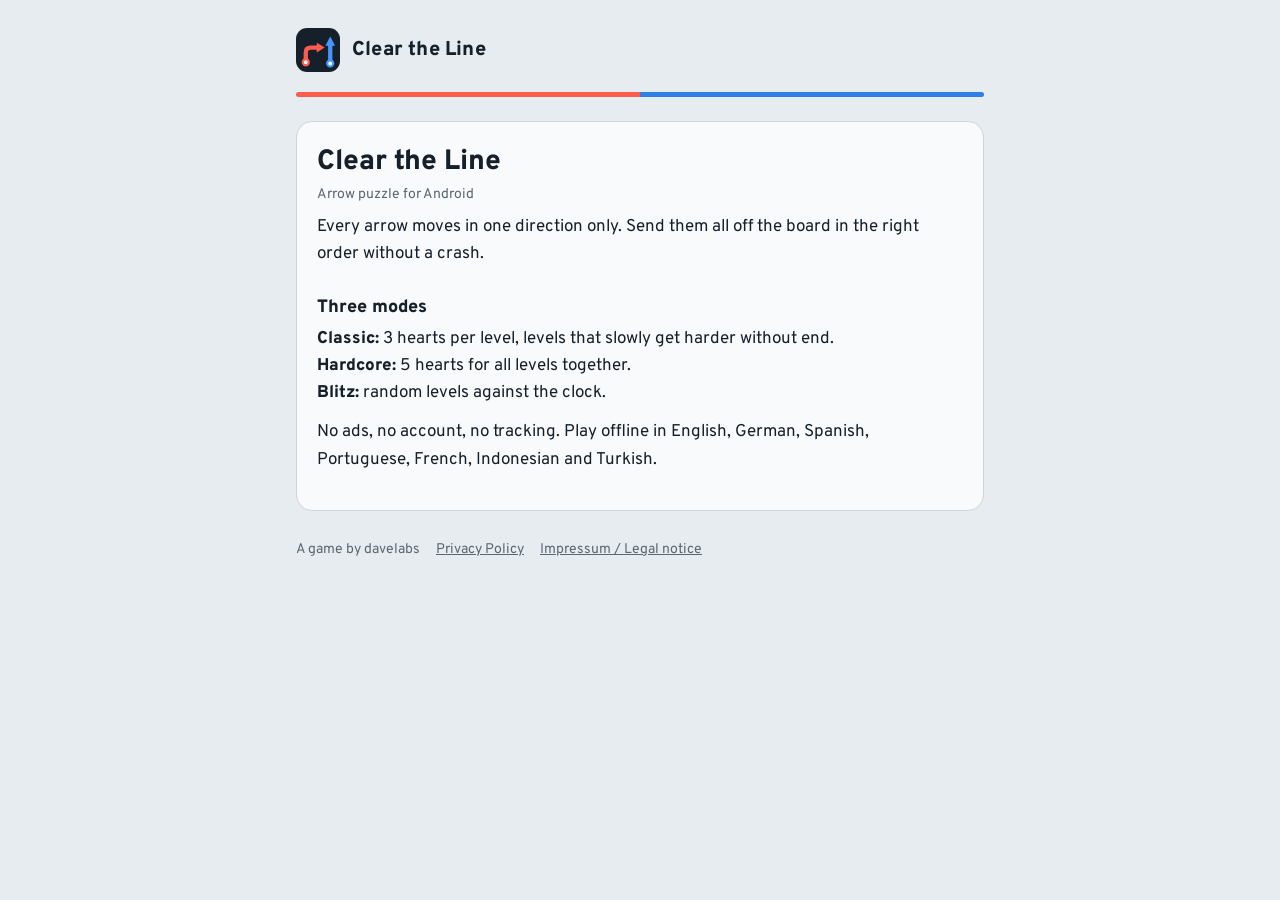
<file: docs/index.html>
<!doctype html>
<html lang="en">
<head>
<meta charset="utf-8">
<meta name="viewport" content="width=device-width,initial-scale=1">
<title>Clear the Line: Arrow Puzzle</title>
<meta name="description" content="Clear the Line: a calm arrow puzzle for Android in a metro-map style, by davelabs.">
<link rel="icon" href="icon.svg" type="image/svg+xml">
<link rel="stylesheet" href="style.css">
</head>
<body>
<!-- Startseite (für das Feld „Website“ in der Play Console). Sobald die App veröffentlicht ist, hier den Play-Link ergänzen. -->
<div class="wrap">
  <header><a href="./"><img class="logo" src="icon.svg" alt=""><span class="brand">Clear the Line</span></a></header>
  <div class="track" aria-hidden="true"></div>
  <section class="card">
    <h1>Clear the Line</h1>
    <p class="date">Arrow puzzle for Android</p>
    <p>Every arrow moves in one direction only. Send them all off the board in the right order without a crash.</p>
    <h2>Three modes</h2>
    <p><strong>Classic:</strong> 3 hearts per level, levels that slowly get harder without end.<br>
       <strong>Hardcore:</strong> 5 hearts for all levels together.<br>
       <strong>Blitz:</strong> random levels against the clock.</p>
    <p>No ads, no account, no tracking. Play offline in English, German, Spanish, Portuguese, French, Indonesian and Turkish.</p>
  </section>
  <footer><span>A game by davelabs</span><a href="privacy.html">Privacy Policy</a><a href="impressum.html">Impressum / Legal notice</a></footer>
</div>
</body>
</html>
</file>
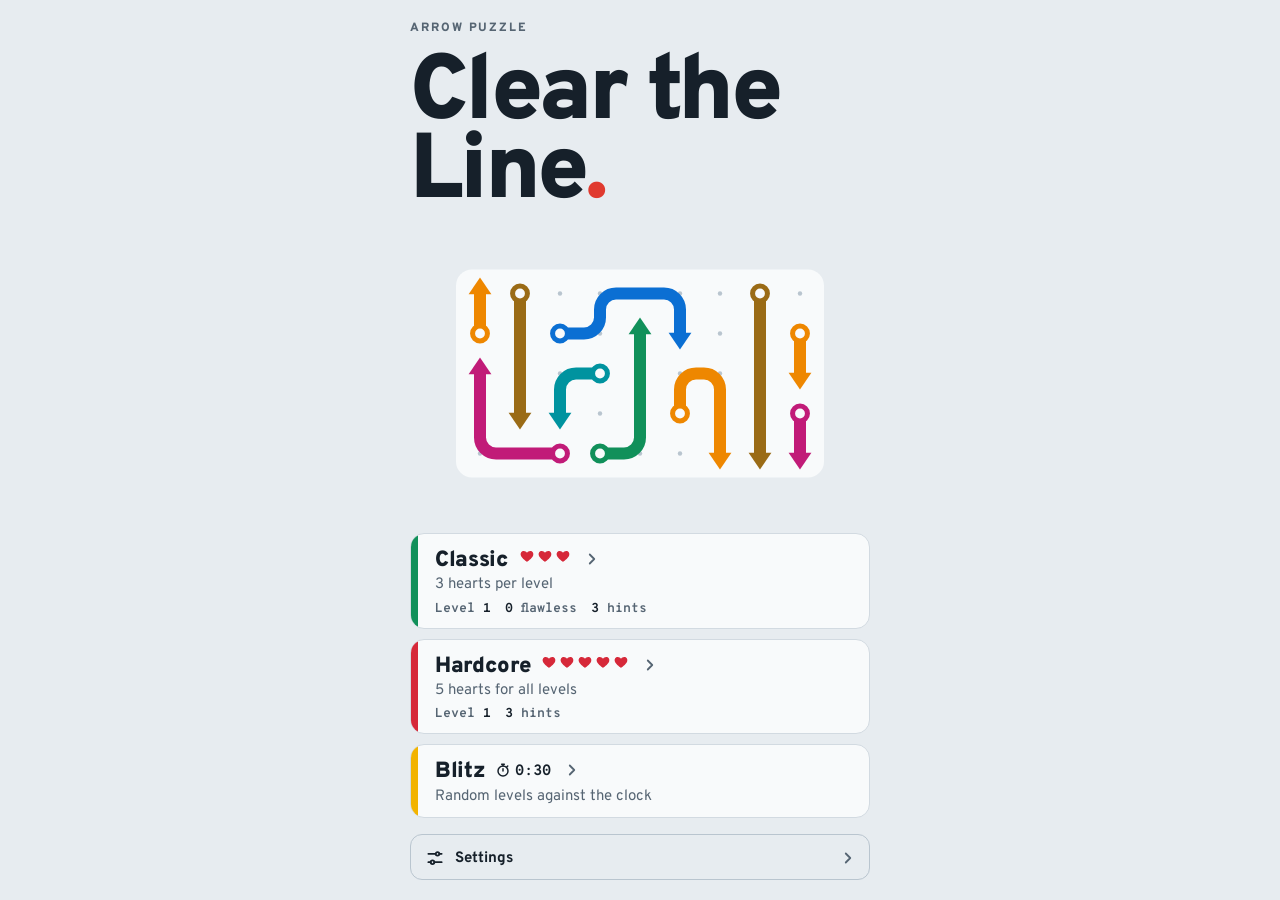
<file: app/src/main/assets/index.html>
<!doctype html>
<html lang="en">
<head>
<meta charset="utf-8">
<meta name="viewport" content="width=device-width, initial-scale=1, maximum-scale=1, user-scalable=no, viewport-fit=cover">
<style>:root{color-scheme:light}[hidden]{display:none!important}</style>
</head>
<body>
<title>Clear the Line</title>
<meta name="claude:viewport-fit-sides" content="cover">
<style>
@font-face{font-family:"Overpass";font-style:normal;font-weight:400;font-display:swap;src:url([data-uri]) format("woff2");unicode-range:U+0000-00FF,U+0131,U+0152-0153,U+02BB-02BC,U+02C6,U+02DA,U+02DC,U+0304,U+0308,U+0329,U+2000-206F,U+20AC,U+2122,U+2191,U+2193,U+2212,U+2215,U+FEFF,U+FFFD}
@font-face{font-family:"Overpass";font-style:normal;font-weight:400;font-display:swap;src:url([data-uri]) format("woff2");unicode-range:U+0100-02BA,U+02BD-02C5,U+02C7-02CC,U+02CE-02D7,U+02DD-02FF,U+0304,U+0308,U+0329,U+1D00-1DBF,U+1E00-1E9F,U+1EF2-1EFF,U+2020,U+20A0-20AB,U+20AD-20C0,U+2113,U+2C60-2C7F,U+A720-A7FF}
@font-face{font-family:"Overpass";font-style:normal;font-weight:700;font-display:swap;src:url([data-uri]) format("woff2");unicode-range:U+0000-00FF,U+0131,U+0152-0153,U+02BB-02BC,U+02C6,U+02DA,U+02DC,U+0304,U+0308,U+0329,U+2000-206F,U+20AC,U+2122,U+2191,U+2193,U+2212,U+2215,U+FEFF,U+FFFD}
@font-face{font-family:"Overpass";font-style:normal;font-weight:700;font-display:swap;src:url([data-uri]) format("woff2");unicode-range:U+0100-02BA,U+02BD-02C5,U+02C7-02CC,U+02CE-02D7,U+02DD-02FF,U+0304,U+0308,U+0329,U+1D00-1DBF,U+1E00-1E9F,U+1EF2-1EFF,U+2020,U+20A0-20AB,U+20AD-20C0,U+2113,U+2C60-2C7F,U+A720-A7FF}
@font-face{font-family:"Overpass";font-style:normal;font-weight:800;font-display:swap;src:url([data-uri]) format("woff2");unicode-range:U+0000-00FF,U+0131,U+0152-0153,U+02BB-02BC,U+02C6,U+02DA,U+02DC,U+0304,U+0308,U+0329,U+2000-206F,U+20AC,U+2122,U+2191,U+2193,U+2212,U+2215,U+FEFF,U+FFFD}
@font-face{font-family:"Overpass";font-style:normal;font-weight:800;font-display:swap;src:url([data-uri]) format("woff2");unicode-range:U+0100-02BA,U+02BD-02C5,U+02C7-02CC,U+02CE-02D7,U+02DD-02FF,U+0304,U+0308,U+0329,U+1D00-1DBF,U+1E00-1E9F,U+1EF2-1EFF,U+2020,U+20A0-20AB,U+20AD-20C0,U+2113,U+2C60-2C7F,U+A720-A7FF}
@font-face{font-family:"Overpass";font-style:normal;font-weight:900;font-display:swap;src:url([data-uri]) format("woff2");unicode-range:U+0000-00FF,U+0131,U+0152-0153,U+02BB-02BC,U+02C6,U+02DA,U+02DC,U+0304,U+0308,U+0329,U+2000-206F,U+20AC,U+2122,U+2191,U+2193,U+2212,U+2215,U+FEFF,U+FFFD}
@font-face{font-family:"Overpass";font-style:normal;font-weight:900;font-display:swap;src:url([data-uri]) format("woff2");unicode-range:U+0100-02BA,U+02BD-02C5,U+02C7-02CC,U+02CE-02D7,U+02DD-02FF,U+0304,U+0308,U+0329,U+1D00-1DBF,U+1E00-1E9F,U+1EF2-1EFF,U+2020,U+20A0-20AB,U+20AD-20C0,U+2113,U+2C60-2C7F,U+A720-A7FF}
@font-face{font-family:"Overpass Mono";font-style:normal;font-weight:700;font-display:swap;src:url([data-uri]) format("woff2");unicode-range:U+0000-00FF,U+0131,U+0152-0153,U+02BB-02BC,U+02C6,U+02DA,U+02DC,U+0304,U+0308,U+0329,U+2000-206F,U+20AC,U+2122,U+2191,U+2193,U+2212,U+2215,U+FEFF,U+FFFD}
@font-face{font-family:"Overpass Mono";font-style:normal;font-weight:700;font-display:swap;src:url([data-uri]) format("woff2");unicode-range:U+0100-02BA,U+02BD-02C5,U+02C7-02CC,U+02CE-02D7,U+02DD-02FF,U+0304,U+0308,U+0329,U+1D00-1DBF,U+1E00-1E9F,U+1EF2-1EFF,U+2020,U+20A0-20AB,U+20AD-20C0,U+2113,U+2C60-2C7F,U+A720-A7FF}
/* Layout: one-screen transit board. Line-badge header, square-cell canvas, signage footer. */
:root{
  --paper:#E7ECF0; --surface:#F8FAFB; --ink:#16202A; --muted:#566573; --grid:#B9C5CF; --rule:#D2DAE1;
  --grid-line:#D3DBE2; --grid-major:#AEBBC6; /* Raster (umschaltbar) */
  --signal:#D62839; --hint:#F2B300; --on-hint:#1E1700; --scrim:rgba(231,236,240,.78);
  --l1:#E03A2F; --l2:#0B6FD3; --l3:#11905A; --l4:#EE8700; --l5:#7A3EC2; --l6:#00939F; --l7:#C11B78; --l8:#9A6B16;
  --display:"Overpass","Arial Narrow","Helvetica Neue",Arial,sans-serif;
  --mono:"Overpass Mono",ui-monospace,"SFMono-Regular",Menlo,Consolas,monospace;
}
@media (prefers-color-scheme: dark){
  :root:not([data-theme="light"]){
    --paper:#0E141A; --surface:#17202A; --ink:#E5EBF0; --muted:#8C9AA7; --grid:#2D3a46; --rule:#24303B; --grid-line:#283541; --grid-major:#3A4A58;
    --signal:#FF4D5E; --hint:#FFC933; --on-hint:#1E1700; --scrim:rgba(14,20,26,.8);
    --l1:#FF5B4F; --l2:#4597FF; --l3:#2EC27F; --l4:#FFA332; --l5:#A77BF2; --l6:#1FC6D3; --l7:#F04FA7; --l8:#D9A441;
    color-scheme:dark;
  }
}
:root[data-theme="dark"]{
  --paper:#0E141A; --surface:#17202A; --ink:#E5EBF0; --muted:#8C9AA7; --grid:#2D3a46; --rule:#24303B; --grid-line:#283541; --grid-major:#3A4A58;
  --signal:#FF4D5E; --hint:#FFC933; --on-hint:#1E1700; --scrim:rgba(14,20,26,.8);
  --l1:#FF5B4F; --l2:#4597FF; --l3:#2EC27F; --l4:#FFA332; --l5:#A77BF2; --l6:#1FC6D3; --l7:#F04FA7; --l8:#D9A441;
  color-scheme:dark;
}
[hidden]{display:none!important}
html{height:100%;box-sizing:border-box}
*,*::before,*::after{box-sizing:inherit}
body{height:100%;margin:0;background:var(--paper);color:var(--ink);font-family:var(--display);font-size:16px;
  overflow:hidden;overscroll-behavior:none;-webkit-tap-highlight-color:transparent;-webkit-user-select:none;user-select:none;touch-action:manipulation}
button{font:inherit;color:inherit;cursor:pointer}
button:focus-visible{outline:2px solid var(--l2);outline-offset:2px}

/* ---------- game screen ---------- */
#app{display:flex;flex-direction:column;height:100%;
  padding-left:max(16px,env(safe-area-inset-left,0px));padding-right:max(16px,env(safe-area-inset-right,0px))}
.top{position:relative;z-index:2;display:flex;align-items:center;justify-content:space-between;gap:12px;padding-block:10px 4px}
.icon-btn{width:44px;height:44px;border:0;border-radius:12px;background:transparent;display:grid;place-items:center;margin-left:-8px}
.icon-btn svg{width:24px;height:24px;stroke:var(--ink);fill:none;stroke-width:2.2;stroke-linecap:round;stroke-linejoin:round}
.badge{display:flex;align-items:center;gap:8px}
.badge-label{font-size:11px;font-weight:800;letter-spacing:.16em;text-transform:uppercase;color:var(--muted)}
.badge-num{font-family:var(--mono);font-weight:700;font-size:19px;min-width:46px;height:34px;padding:2px 12px 0;border-radius:17px;
  background:var(--ink);color:var(--paper);display:inline-flex;align-items:center;justify-content:center;font-variant-numeric:tabular-nums}
.hearts{display:flex;gap:3px}
.hearts svg{width:24px;height:24px}
.hearts .full path{fill:var(--signal)}
.hearts .lost path{fill:none;stroke:var(--grid);stroke-width:2}
.hearts.shake{animation:shake .42s}
/* Hardcore: rote Level-Plakette, 5 etwas kleinere Herzen */
#app.hc .badge-label{color:var(--signal)}
#app.hc .badge-num{background:var(--signal)}
#app.hc .hearts{gap:2px}
#app.hc .hearts svg{width:20px;height:20px}
/* Blitz: gelbe Plakette, Uhr statt Herzen; Zeitgutschrift/-abzug schwebt unter der Uhr */
#app.blitz .badge-num{background:var(--hint);color:var(--on-hint)}
.timer{position:relative;display:flex;align-items:center;gap:5px;height:34px;padding-top:2px;
  font-family:var(--mono);font-weight:700;font-size:21px;color:var(--ink);font-variant-numeric:tabular-nums}
.timer svg,.mode-time svg{flex:none;stroke:currentColor;fill:none;stroke-width:2.2;stroke-linecap:round;stroke-linejoin:round;margin-top:-2px}
.timer svg{width:20px;height:20px}
.t-txt{display:inline-block;min-width:4ch;text-align:right}
.timer.low{color:var(--signal)}
.timer.low .t-txt{animation:pulse 1s ease-in-out infinite}
.timer.shake{animation:shake .42s}
@keyframes pulse{50%{transform:scale(1.12)}}
.tfloat{position:absolute;right:0;top:100%;margin-top:4px;font-size:19px;white-space:nowrap;pointer-events:none;animation:tup 1.1s ease-out forwards}
.tfloat.plus{color:var(--l3)}
.tfloat.minus{color:var(--signal);animation-name:tdown}
@keyframes tup{0%{opacity:0;transform:translateY(18px) scale(.9)}18%{opacity:1;transform:translateY(8px) scale(1.08)}100%{opacity:0;transform:translateY(-4px)}}
@keyframes tdown{0%{opacity:0;transform:translateY(-6px)}15%{opacity:1}100%{opacity:0;transform:translateY(20px)}}
@keyframes tfade{0%,70%{opacity:1}100%{opacity:0}}
@keyframes shake{20%{transform:translateX(-5px)}40%{transform:translateX(5px)}60%{transform:translateX(-3px)}80%{transform:translateX(2px)}}

#boardWrap{flex:1;position:relative;min-height:0}
#board{position:absolute;inset:0;width:100%;height:100%;touch-action:none;display:block}
.coach{position:absolute;left:0;right:0;bottom:0;margin:0 auto;max-width:34ch;text-align:center;font-size:15px;line-height:1.35;
  color:var(--muted);padding:6px 8px;pointer-events:none;text-wrap:balance}

.foot{display:flex;align-items:center;gap:10px;padding-block:8px 14px}
.btn{font-weight:700;font-size:15px;letter-spacing:.01em;height:46px;padding:2px 16px 0;border-radius:12px;border:1.5px solid var(--grid);
  background:var(--surface);color:var(--ink);display:inline-flex;align-items:center;justify-content:center;gap:8px;transition:transform .08s}
.btn:active{transform:translateY(1px)}
.btn:disabled{opacity:.45;cursor:default}
.btn .chip{font-family:var(--mono);font-size:13px;line-height:1;background:var(--hint);color:var(--on-hint);border-radius:6px;padding:4px 6px 2px}
.btn.primary{background:var(--ink);border-color:var(--ink);color:var(--paper);height:56px;font-size:18px;font-weight:800;padding:3px 22px 0}
.btn.wide{width:100%}
/* Symbol-Knöpfe: Raster (immer da) und Lupe (nur bei großen Feldern: + = hineinzoomen, − = ganzes Feld).
   Gedrückt (Raster an / gezoomt) = dunkel gefüllt */
.btn.icon{width:46px;flex:none;padding:0}
.btn.icon svg{width:23px;height:23px;stroke:var(--ink);fill:none;stroke-width:2.3;stroke-linecap:round;stroke-linejoin:round}
.btn.icon[aria-pressed="true"]{background:var(--ink);border-color:var(--ink)}
.btn.icon[aria-pressed="true"] svg{stroke:var(--paper)}
.btn.icon[aria-pressed="true"] .plus{display:none}
#btnGrid svg{stroke-width:2}
/* Fußleiste: nur Knöpfe. Symbol-Knöpfe fest 46 px, die Text-Knöpfe teilen sich den Rest gleichmäßig.
   Passt nicht alles mit Text in die Breite (lange Sprachen, Lupe, 360 px), werden sie stufenweise zu Symbolen –
   fitFooter: erst „Neu“ (compact), dann „Modus neu“ (mini), zuletzt „Tipp“ (tight: Glühbirne + Zahl).
   Die Wörter bleiben für Screenreader erhalten (aria-label bzw. unsichtbarer Text). */
.foot{gap:8px}
.foot .btn{white-space:nowrap}
.foot .btn:not(.icon){flex:1 1 0;padding-inline:12px}
.btn .ico{display:none}
#btnRestart.icon .ico,#btnReset.icon .ico{display:block}
#btnRestart.icon span,#btnReset.icon span{display:none}
#btnHint .ico{width:21px;height:21px;flex:none;stroke:var(--ink);fill:none;stroke-width:2.2;stroke-linecap:round;stroke-linejoin:round;margin:-2px -2px 0}
.foot.compact{gap:6px}
.foot.compact #btnHint{padding-inline:10px}
.foot.compact .btn.icon{width:42px}
.foot.tight #btnHint{gap:6px}
.foot.tight #btnHint .ico{display:block}
.foot.tight #btnHint .btn-txt{position:absolute;width:1px;height:1px;overflow:hidden;clip:rect(0 0 0 0);white-space:nowrap}
/* Hinweis zum Zoomen: kleines Schild unten im Spielfeld, verschwindet von selbst */
.toast{position:absolute;left:50%;bottom:12px;width:max-content;max-width:min(30ch,calc(100% - 24px));margin:0;padding:9px 14px 7px;border-radius:12px;
  background:var(--ink);color:var(--paper);font-size:14px;font-weight:700;line-height:1.3;text-align:center;text-wrap:balance;
  pointer-events:none;box-shadow:0 6px 20px rgba(0,0,0,.25);animation:toast 6s ease forwards}
@keyframes toast{0%{opacity:0;transform:translate(-50%,10px)}6%,86%{opacity:1;transform:translate(-50%,0)}100%{opacity:0;transform:translate(-50%,0)}}
@media (prefers-reduced-motion: reduce){.toast{animation:none}}
/* Streak: Schild wie die Level-Plakette („STREAK ×5“), schwebt über der angetippten Stelle hoch und verblasst.
   Farbe wechselt alle 5er-Stufen über die Linienfarben, jede 5. Streak etwas größer. Nur Anzeige, fängt keine Berührungen ab. */
.streak{position:absolute;z-index:3;left:0;top:0;display:flex;align-items:center;gap:6px;height:30px;padding:2px 11px 0;border-radius:15px;
  background:var(--ink);color:var(--paper);white-space:nowrap;pointer-events:none;box-shadow:0 4px 14px rgba(0,0,0,.2);
  transform:translateX(-50%);animation:streak .95s ease-out forwards}
.streak .s-word{font-size:10px;font-weight:800;letter-spacing:.14em;text-transform:uppercase;opacity:.9}
.streak b{font-family:var(--mono);font-size:18px;font-weight:700;font-variant-numeric:tabular-nums}
.streak.t1{background:var(--l3);color:var(--surface)}
.streak.t2{background:var(--l2);color:var(--surface)}
.streak.t3{background:var(--l5);color:var(--surface)}
.streak.t4{background:var(--l1);color:var(--surface)}
.streak.t5{background:var(--l7);color:var(--surface)}
.streak.big{height:36px;border-radius:18px;padding-inline:13px}
.streak.big b{font-size:23px}
@keyframes streak{0%{opacity:0;transform:translate(-50%,8px) scale(.55)}14%{opacity:1;transform:translate(-50%,0) scale(1.14)}
  26%{transform:translate(-50%,-2px) scale(1)}68%{opacity:1}100%{opacity:0;transform:translate(-50%,-30px) scale(1)}}
/* „Perfekte Runde!“: Schild mitten im Feld, springt zusammen mit dem Konfetti hinein (fehlerfrei gelöst, Klassisch/Hardcore).
   Unterkante in den Linienfarben; blendet aus, sobald das Ergebnis-Fenster kommt. */
.perfect{position:absolute;left:50%;top:50%;z-index:4;margin:0;width:max-content;max-width:calc(100% - 16px);overflow:hidden;
  padding:12px 22px 15px;border-radius:16px;background:var(--ink);color:var(--paper);text-align:center;text-wrap:balance;
  font-weight:900;font-size:clamp(26px,8vw,40px);line-height:1;letter-spacing:-.02em;pointer-events:none;
  box-shadow:0 10px 32px rgba(0,0,0,.28);transform:translate(-50%,-50%) rotate(-3deg);
  animation:perfectIn .6s cubic-bezier(.2,1.4,.35,1) both;transition:opacity .25s}
.perfect::after{content:"";position:absolute;left:0;right:0;bottom:0;height:6px;
  background:linear-gradient(90deg,var(--l1) 0 20%,var(--l4) 0 40%,var(--hint) 0 60%,var(--l3) 0 80%,var(--l2) 0)}
.perfect.out{opacity:0}
@keyframes perfectIn{0%{opacity:0;transform:translate(-50%,-50%) rotate(-12deg) scale(2.1)}55%{opacity:1}100%{transform:translate(-50%,-50%) rotate(-3deg) scale(1)}}

/* ---------- home ---------- */
.screen{position:fixed;inset:0;background:var(--paper);z-index:5;overflow-y:auto;overscroll-behavior:contain;
  padding-top:calc(env(safe-area-inset-top,0px) + 20px);padding-bottom:calc(env(safe-area-inset-bottom,0px) + 20px);
  padding-left:max(24px,env(safe-area-inset-left,0px));padding-right:max(24px,env(safe-area-inset-right,0px))}
.home-in{max-width:460px;min-height:100%;margin:0 auto;display:flex;flex-direction:column;gap:16px}
.eyebrow{font-size:12px;font-weight:800;letter-spacing:.16em;text-transform:uppercase;color:var(--muted);margin:0}
.wordmark{font-weight:900;font-size:clamp(58px,18vw,92px);line-height:.86;letter-spacing:-.035em;margin:4px 0 0;text-wrap:balance}
.wordmark span{color:var(--l1)}
.preview-wrap{flex:1;min-height:120px;position:relative}
#preview{position:absolute;inset:0;width:100%;height:100%;display:block}
.toggle{flex:1;height:46px;border-radius:12px;border:1.5px solid var(--grid);background:transparent;display:flex;align-items:center;justify-content:space-between;
  padding:2px 12px 0 14px;font-weight:700;font-size:15px}
.toggle .sw{width:36px;height:22px;border-radius:11px;background:var(--grid);position:relative;transition:background .15s}
.toggle .sw::after{content:"";position:absolute;top:3px;left:3px;width:16px;height:16px;border-radius:50%;background:var(--surface);transition:transform .15s}
.toggle[aria-checked="true"] .sw{background:var(--l3)}
.toggle[aria-checked="true"] .sw::after{transform:translateX(14px)}

/* ---------- Hauptmenü: Modus-Karten mit Linienfarbe am linken Rand ---------- */
.modes{display:flex;flex-direction:column;gap:10px}
.mode{--line:var(--l3);position:relative;overflow:hidden;width:100%;border-radius:14px;border:1.5px solid var(--rule);background:var(--surface);
  padding:12px 12px 11px 24px;display:flex;flex-direction:column;gap:3px;text-align:left;transition:transform .08s}
.mode::before{content:"";position:absolute;left:0;top:0;bottom:0;width:7px;background:var(--line)}
.mode:active{transform:translateY(1px)}
.mode.hardcore{--line:var(--signal)}
.mode.blitz{--line:var(--hint)}
.mode-time{display:flex;align-items:center;gap:4px;padding-top:2px;font-family:var(--mono);font-weight:700;font-size:15px;color:var(--ink);font-variant-numeric:tabular-nums}
.mode-time svg{width:16px;height:16px}
/* Gesperrter Modus (Gratis-Version): Schloss statt Herzen/Uhr */
.lock-ico{display:none;width:19px;height:19px;flex:none;stroke:var(--muted);fill:none;stroke-width:2.2;stroke-linecap:round;stroke-linejoin:round;margin-top:-2px}
.mode.locked .lock-ico{display:block}
.mode.locked .mode-hearts,.mode.locked .mode-time{display:none}
/* Gratis-Version: Kaufen-Knopf ganz unten, gelb wie die Tipp-Plaketten */
.buy-btn{width:100%;flex:none;min-height:52px;border:0;border-radius:12px;background:var(--hint);color:var(--on-hint);
  display:flex;align-items:center;justify-content:space-between;gap:12px;padding:3px 12px 1px 16px;
  font-weight:800;font-size:16px;line-height:1.2;text-align:left;transition:transform .08s}
.buy-btn:active{transform:translateY(1px)}
.buy-price{flex:none;font-family:var(--mono);font-weight:700;font-size:14px;background:var(--on-hint);color:var(--hint);border-radius:7px;padding:5px 8px 3px;white-space:nowrap}
.mode-head{display:flex;align-items:center;gap:10px}
.mode-name{flex:1;min-width:0;font-weight:900;font-size:22px;letter-spacing:-.015em;line-height:1.05;padding-top:3px}
.mode-hearts{gap:2px}
.mode-hearts svg{width:16px;height:16px}
.mode .chev{color:var(--muted);margin-left:2px}
.mode-pitch{font-size:15px;line-height:1.3;color:var(--muted)}
.mode-stats{display:flex;flex-wrap:wrap;gap:2px 14px;margin-top:3px;font-family:var(--mono);font-weight:700;font-size:13px;color:var(--muted);font-variant-numeric:tabular-nums}
.mode-stats b{color:var(--ink);font-weight:700}

.set-btn{width:100%;flex:none}
.set-label{display:flex;align-items:center;gap:10px}
.set-ico{width:20px;height:20px;flex:none;stroke:currentColor;fill:none;stroke-width:2.1;stroke-linecap:round}
.set-btn .chev{color:var(--muted)}
.set-list{display:flex;flex-direction:column;gap:10px}
.set-list .toggle{flex:none;width:100%;height:52px;font-size:16px}

.lang-btn{width:100%;flex:none;text-align:left}
.lang-current{display:flex;align-items:center;gap:4px;min-width:0;color:var(--muted)}
.lang-current span{white-space:nowrap;overflow:hidden;text-overflow:ellipsis}
.chev{width:18px;height:18px;flex:none;stroke:currentColor;fill:none;stroke-width:2.4;stroke-linecap:round;stroke-linejoin:round}

/* ---------- language sheet: the list is drawn as a metro line with one stop per language ---------- */
.lang-sheet,.set-sheet{max-height:calc(100% - 24px);overflow-y:auto}
.sheet-head{display:flex;align-items:center;justify-content:space-between;gap:12px}
.sheet .sheet-title{font-size:28px}
.lang-list{position:relative;display:flex;flex-direction:column;padding-block:4px}
.lang-list::before{content:"";position:absolute;left:11px;top:30px;bottom:30px;width:5px;border-radius:3px;background:var(--l2)}
.lang-row{position:relative;display:flex;align-items:center;gap:16px;min-height:52px;padding:2px 4px 0 0;border:0;background:transparent;
  text-align:left;font-size:18px;font-weight:700;color:var(--ink)}
.lang-row .stop{width:27px;height:27px;flex:none;border-radius:50%;background:var(--surface);border:4.5px solid var(--l2);display:grid;place-items:center;margin-top:-2px}
.lang-row[aria-checked="true"] .stop{background:var(--l2)}
.lang-row[aria-checked="true"] .stop::after{content:"";width:9px;height:9px;border-radius:50%;background:var(--surface)}
.lang-row .lang-name{flex:1;min-width:0}
.lang-row[aria-checked="false"] .lang-name{font-weight:400}

/* ---------- Debug-Fenster (nur Test-APK / Browser mit ?debug): Modus + Level wählen und hinspringen ---------- */
.dbg-sheet{max-height:calc(100% - 24px);overflow-y:auto}
.dbg-modes{display:flex;gap:8px}
.dbg-mode{--line:var(--l3);flex:1;min-width:0;position:relative;overflow:hidden;height:46px;padding:2px 6px 0 11px;border-radius:12px;border:1.5px solid var(--grid);
  background:var(--surface);color:var(--ink);font-weight:800;font-size:14px;white-space:nowrap;text-overflow:ellipsis}
.dbg-mode::before{content:"";position:absolute;left:0;top:0;bottom:0;width:5px;background:var(--line)}
.dbg-mode.hardcore{--line:var(--signal)}
.dbg-mode.blitz{--line:var(--hint)}
.dbg-mode[aria-checked="true"]{background:var(--ink);border-color:var(--ink);color:var(--paper)}
.dbg-field{display:flex;flex-direction:column;gap:6px;margin-top:4px}
.dbg-input{width:100%;height:56px;border-radius:12px;border:1.5px solid var(--grid);background:var(--paper);color:var(--ink);
  font-family:var(--mono);font-weight:700;font-size:26px;padding:3px 14px 0;-webkit-user-select:text;user-select:text;font-variant-numeric:tabular-nums}
.dbg-input:focus{outline:2px solid var(--l2);outline-offset:1px}
.dbg-chips{display:grid;grid-template-columns:repeat(6,1fr);gap:6px}
.dbg-chips .btn{height:40px;padding:2px 0 0;font-family:var(--mono);font-size:14px}

/* ---------- result sheet ---------- */
.dlg{position:fixed;inset:0;z-index:10;background:var(--scrim);display:flex;align-items:flex-end;justify-content:center;
  -webkit-backdrop-filter:blur(3px);backdrop-filter:blur(3px)}
.sheet{width:100%;max-width:480px;background:var(--surface);border-radius:22px 22px 0 0;border-top:1.5px solid var(--rule);
  padding:26px max(24px,env(safe-area-inset-right,0px)) calc(env(safe-area-inset-bottom,0px) + 22px) max(24px,env(safe-area-inset-left,0px));
  display:flex;flex-direction:column;gap:12px;animation:rise .28s cubic-bezier(.2,.8,.2,1)}
@keyframes rise{from{transform:translateY(40px);opacity:0}}
.sheet h2{font-size:40px;font-weight:900;letter-spacing:-.02em;line-height:.95;margin:0;text-wrap:balance}
.sheet p{margin:0;font-size:17px;line-height:1.4;color:var(--muted)}
.reward{align-self:flex-start;font-family:var(--mono);font-weight:700;font-size:13px;background:var(--hint);color:var(--on-hint);border-radius:7px;padding:5px 8px 3px}
.row{display:flex;gap:10px;margin-top:8px}
.row .btn{flex:1}
.row .btn.primary{flex:2}
/* Fehlerfrei gelöst: Titel springt nach dem Konfetti hinein */
.sheet.party h2{transform-origin:left 70%;animation:pop .55s .08s cubic-bezier(.2,1.5,.35,1) both}
@keyframes pop{from{transform:scale(.55);opacity:0}}

/* ---------- Konfetti-Ebene über allem, fängt keine Berührungen ab ---------- */
#fx{position:fixed;inset:0;width:100%;height:100%;z-index:11;pointer-events:none}

/* Niedrige Bildschirme: Menü kompakter, damit drei Modus-Karten ohne Scrollen passen */
@media (max-height: 820px){
  .home-in{gap:12px}
  .wordmark{font-size:clamp(46px,14vw,72px)}
  .preview-wrap{min-height:72px}
  .modes{gap:8px}
  .mode{padding-block:10px 9px}
}
/* Sehr niedrig (z. B. 360×640): die Vorschau darf ganz schrumpfen; unter 44 px wird sie nicht gezeichnet */
@media (max-height: 700px){
  .preview-wrap{min-height:0}
}
@media (prefers-reduced-motion: reduce){
  .sheet,.sheet.party h2,.hearts.shake,.timer.shake,.timer.low .t-txt{animation:none}
  .tfloat,.tfloat.minus{animation:tfade 1.1s forwards}
  .streak{animation:tfade .95s forwards}
  .perfect{animation:none}
}
</style>

<div id="app">
  <header class="top">
    <button id="btnHome" class="icon-btn" data-i18n-aria="menuAria" aria-label="Menu">
      <svg viewBox="0 0 24 24" aria-hidden="true"><path d="M4 7h16M4 12h16M4 17h10"/></svg>
    </button>
    <div class="badge"><span id="lvlLabel" class="badge-label">Level</span><span id="lvlNum" class="badge-num">1</span></div>
    <div id="hearts" class="hearts" role="img" aria-label="3 hearts"></div>
    <div id="timer" class="timer" role="timer" hidden>
      <svg viewBox="0 0 24 24" aria-hidden="true"><circle cx="12" cy="13.5" r="7.5"/><path d="M12 13.5V10M10 3.5h4M12 3.5V6M17.6 7.4l1.5-1.5"/></svg><span id="timerTxt" class="t-txt">0:30</span>
    </div>
  </header>
  <main id="boardWrap">
    <canvas id="board" data-i18n-aria="boardAria" aria-label="Game board"></canvas>
    <p id="coach" class="coach" hidden></p>
    <p id="zoomTip" class="toast" role="status" hidden></p>
    <p id="perfect" class="perfect" role="status" hidden></p>
  </main>
  <footer id="foot" class="foot">
    <!-- „Modus neu“ (nur Klassisch und Hardcore): ganzen Modus auf Level 1 zurücksetzen, mit Nachfrage.
         Bewusst am anderen Ende als „Neu“, damit man die beiden nicht verwechselt -->
    <button id="btnReset" class="btn" data-i18n-aria="resetModeAria" aria-label="Reset mode: back to level 1">
      <svg class="ico" viewBox="0 0 24 24" aria-hidden="true"><path d="M6.5 5.5v13"/><path d="M18 6.2 10.2 12 18 17.8z"/></svg><span data-i18n="resetMode">Reset mode</span>
    </button>
    <button id="btnZoom" class="btn icon" aria-pressed="false" aria-label="Zoom in" hidden>
      <svg viewBox="0 0 24 24" aria-hidden="true"><circle cx="10.5" cy="10.5" r="6.6"/><path d="M15.4 15.4l5.1 5.1M7.7 10.5h5.6"/><path class="plus" d="M10.5 7.7v5.6"/></svg>
    </button>
    <!-- Raster ein/aus (Einstellung bleibt gespeichert, gilt in allen Modi) -->
    <button id="btnGrid" class="btn icon" aria-pressed="false" data-i18n-aria="grid" aria-label="Grid">
      <svg viewBox="0 0 24 24" aria-hidden="true"><rect x="3.5" y="3.5" width="17" height="17" rx="2.5"/><path d="M9.17 3.5v17M14.83 3.5v17M3.5 9.17h17M3.5 14.83h17"/></svg>
    </button>
    <button id="btnHint" class="btn"><svg class="ico" viewBox="0 0 24 24" aria-hidden="true"><path d="M9.5 17.5h5M10.3 20.6h3.4M12 3.2a6.1 6.1 0 0 0-3.7 11c.7.6 1.2 1.4 1.2 2.3h5c0-.9.5-1.7 1.2-2.3A6.1 6.1 0 0 0 12 3.2z"/></svg><span class="btn-txt" data-i18n="hint">Hint</span> <span id="hintCount" class="chip">3</span></button>
    <button id="btnRestart" class="btn" data-i18n-aria="restartAria" aria-label="Restart level">
      <svg class="ico" viewBox="0 0 24 24" aria-hidden="true"><path d="M19.5 12a7.5 7.5 0 1 1-2.2-5.3"/><path d="M19.6 3.8v4.6H15"/></svg><span data-i18n="restart">Restart</span>
    </button>
  </footer>
</div>

<section id="home" class="screen">
  <div class="home-in">
    <p class="eyebrow" data-i18n="eyebrow">Arrow puzzle</p>
    <h1 class="wordmark">Clear the<br>Line<span>.</span></h1>
    <div class="preview-wrap"><canvas id="preview" aria-hidden="true"></canvas></div>
    <!-- Hauptmenü: ein Eintrag pro Modus, wie Linien auf einem Netzplan -->
    <nav class="modes">
      <button id="btnClassic" class="mode classic">
        <span class="mode-head"><span class="mode-name" data-i18n="classic">Classic</span><span id="classicHearts" class="hearts mode-hearts" aria-hidden="true"></span><svg class="lock-ico" viewBox="0 0 24 24" aria-hidden="true"><rect x="5" y="10.5" width="14" height="10" rx="2.2"/><path d="M8.5 10.5V8a3.5 3.5 0 0 1 7 0v2.5"/></svg><svg class="chev" viewBox="0 0 24 24" aria-hidden="true"><path d="M9 6l6 6-6 6"/></svg></span>
        <span class="mode-pitch" data-i18n="classicPitch">3 hearts per level</span>
        <span id="classicStats" class="mode-stats"></span>
      </button>
      <button id="btnHc" class="mode hardcore">
        <span class="mode-head"><span class="mode-name" data-i18n="hardcore">Hardcore</span><span id="hcHearts" class="hearts mode-hearts" role="img"></span><svg class="lock-ico" viewBox="0 0 24 24" aria-hidden="true"><rect x="5" y="10.5" width="14" height="10" rx="2.2"/><path d="M8.5 10.5V8a3.5 3.5 0 0 1 7 0v2.5"/></svg><svg class="chev" viewBox="0 0 24 24" aria-hidden="true"><path d="M9 6l6 6-6 6"/></svg></span>
        <span class="mode-pitch" data-i18n="hcPitch">5 hearts for all levels</span>
        <span id="hcStats" class="mode-stats"></span>
      </button>
      <button id="btnBlitz" class="mode blitz">
        <span class="mode-head"><span class="mode-name" data-i18n="blitz">Blitz</span><span class="mode-time"><svg viewBox="0 0 24 24" aria-hidden="true"><circle cx="12" cy="13.5" r="7.5"/><path d="M12 13.5V10M10 3.5h4M12 3.5V6M17.6 7.4l1.5-1.5"/></svg><span id="blitzTime">0:30</span></span><svg class="lock-ico" viewBox="0 0 24 24" aria-hidden="true"><rect x="5" y="10.5" width="14" height="10" rx="2.2"/><path d="M8.5 10.5V8a3.5 3.5 0 0 1 7 0v2.5"/></svg><svg class="chev" viewBox="0 0 24 24" aria-hidden="true"><path d="M9 6l6 6-6 6"/></svg></span>
        <span class="mode-pitch" data-i18n="blitzPitch">Random levels against the clock</span>
        <span id="blitzStats" class="mode-stats" hidden></span>
      </button>
    </nav>
    <button id="btnSettings" class="toggle set-btn" aria-haspopup="dialog">
      <span class="set-label"><svg class="set-ico" viewBox="0 0 24 24" aria-hidden="true"><path d="M4 7h9M17 7h3M4 17h3M11 17h9"/><circle cx="15" cy="7" r="2.2"/><circle cx="9" cy="17" r="2.2"/></svg><span data-i18n="settings">Settings</span></span>
      <svg class="chev" viewBox="0 0 24 24" aria-hidden="true"><path d="M9 6l6 6-6 6"/></svg>
    </button>
    <!-- Nur in der Gratis-Version: Kauf der Vollversion über Google Play -->
    <button id="btnBuy" class="buy-btn" hidden><span data-i18n="buyFull">Buy full version</span><span id="buyPrice" class="buy-price">€1.99</span></button>
  </div>
</section>

<div id="dlg" class="dlg" hidden>
  <div class="sheet" role="dialog" aria-modal="true" aria-labelledby="dlgTitle">
    <p id="dlgEyebrow" class="eyebrow">Level 1</p>
    <h2 id="dlgTitle">All clear!</h2>
    <p id="dlgText"></p>
    <span id="dlgReward" class="reward" hidden>+1 hint</span>
    <div class="row">
      <button id="dlgSecondary" class="btn">Menu</button>
      <button id="dlgPrimary" class="btn primary">Next</button>
    </div>
  </div>
</div>

<div id="setDlg" class="dlg" hidden>
  <div class="sheet set-sheet" role="dialog" aria-modal="true" aria-labelledby="setTitle">
    <div class="sheet-head">
      <h2 id="setTitle" class="sheet-title" data-i18n="settings">Settings</h2>
      <button id="setClose" class="btn" data-i18n="close">Done</button>
    </div>
    <div class="set-list">
      <button id="tglSound" class="toggle" role="switch" aria-checked="true"><span data-i18n="sound">Sound</span> <span class="sw"></span></button>
      <button id="tglVib" class="toggle" role="switch" aria-checked="true"><span data-i18n="vibration">Vibration</span> <span class="sw"></span></button>
      <button id="btnLang" class="toggle lang-btn" aria-haspopup="dialog">
        <span data-i18n="language">Language</span>
        <span class="lang-current"><span id="langName">English</span><svg class="chev" viewBox="0 0 24 24" aria-hidden="true"><path d="M9 6l6 6-6 6"/></svg></span>
      </button>
      <!-- Datenschutz und Impressum: öffnen die Webseite im Browser (LEGAL_URL) -->
      <button id="btnPrivacy" class="toggle lang-btn">
        <span data-i18n="privacy">Privacy</span>
        <span class="lang-current"><svg class="chev" viewBox="0 0 24 24" aria-hidden="true"><path d="M14 4h6v6M20 4l-9 9M18 14v6H4V6h6"/></svg></span>
      </button>
      <button id="btnImprint" class="toggle lang-btn">
        <span data-i18n="imprint">Legal notice</span>
        <span class="lang-current"><svg class="chev" viewBox="0 0 24 24" aria-hidden="true"><path d="M14 4h6v6M20 4l-9 9M18 14v6H4V6h6"/></svg></span>
      </button>
      <!-- Nur in der Test-APK (vollTest) und im Browser mit ?debug -->
      <button id="btnDebug" class="toggle lang-btn" aria-haspopup="dialog" hidden>
        <span data-i18n="debug">Debug</span>
        <span class="lang-current"><svg class="chev" viewBox="0 0 24 24" aria-hidden="true"><path d="M9 6l6 6-6 6"/></svg></span>
      </button>
    </div>
  </div>
</div>

<div id="langDlg" class="dlg" hidden>
  <div class="sheet lang-sheet" role="dialog" aria-modal="true" aria-labelledby="langTitle">
    <div class="sheet-head">
      <h2 id="langTitle" class="sheet-title" data-i18n="languageTitle">Choose language</h2>
      <button id="langClose" class="btn" data-i18n="close">Done</button>
    </div>
    <div id="langList" class="lang-list" role="radiogroup" aria-labelledby="langTitle"></div>
  </div>
</div>

<!-- Debug: auf ein beliebiges Level springen (nur Test-APK / Browser mit ?debug) -->
<div id="dbgDlg" class="dlg" hidden>
  <div class="sheet dbg-sheet" role="dialog" aria-modal="true" aria-labelledby="dbgTitle">
    <div class="sheet-head">
      <h2 id="dbgTitle" class="sheet-title" data-i18n="debug">Debug</h2>
      <button id="dbgClose" class="btn" data-i18n="close">Done</button>
    </div>
    <div id="dbgModes" class="dbg-modes" role="radiogroup" aria-labelledby="dbgTitle">
      <button class="dbg-mode" role="radio" aria-checked="true" data-mode="normal" data-i18n="classic">Classic</button>
      <button class="dbg-mode hardcore" role="radio" aria-checked="false" data-mode="hc" data-i18n="hardcore">Hardcore</button>
      <button class="dbg-mode blitz" role="radio" aria-checked="false" data-mode="blitz" data-i18n="blitz">Blitz</button>
    </div>
    <label class="dbg-field"><span class="eyebrow" data-i18n="level">Level</span>
      <input id="dbgLevel" class="dbg-input" type="number" inputmode="numeric" min="1" max="99999" step="1" enterkeyhint="go" autocomplete="off">
    </label>
    <div id="dbgChips" class="dbg-chips">
      <button class="btn" data-n="10">10</button><button class="btn" data-n="25">25</button><button class="btn" data-n="50">50</button>
      <button class="btn" data-n="100">100</button><button class="btn" data-n="250">250</button><button class="btn" data-n="1000">1000</button>
    </div>
    <button id="dbgGo" class="btn primary wide" data-i18n="hcStart">Start</button>
  </div>
</div>

<canvas id="fx" aria-hidden="true" hidden></canvas>

<script>
(() => {
'use strict';

// ENGINE START
const DIRS = [[0,-1],[1,0],[0,1],[-1,0]]; // hoch, rechts, runter, links

function mulberry32(a){
  return function(){
    a |= 0; a = a + 0x6D2B79F5 | 0;
    let t = Math.imul(a ^ a >>> 15, 1 | a);
    t = t + Math.imul(t ^ t >>> 7, 61 | t) ^ t;
    return ((t ^ t >>> 14) >>> 0) / 4294967296;
  };
}

// Version der Level-Erzeugung. Wird gespeichert, damit ein laufendes Level nach einem Update,
// das die Felder ändert, nicht mit den entfernten Pfeilen des alten Feldes wiederhergestellt wird.
const LEVEL_GEN = 2;

// Schwierigkeitskurve
//   Level 1–30: Einstieg, Feld wächst von 4×5 auf 11×15 (unverändert seit Build 1).
//   Ab Level 31 wird es ohne Ende schwerer, aber immer langsamer: p = log2(n / 30),
//   also Level 60 → 1, 120 → 2, 240 → 3, 480 → 4, 960 → 5, 1920 → 6.
//   Feld: 10 + 2,2·p Spalten (mit etwas Abwechslung), 1,6 × so viele Zeilen, höchstens 24 × 38.
//   Pfeile: länger, mehr Kurven, dichter gepackt und ineinander verschlungen (buildWoven).
function levelSpec(n){
  if (n <= 30) {
    let cols, rows;
    if (n <= 3) { cols = 4; rows = 5; }
    else {
      cols = Math.min(4 + Math.floor((n - 1) / 3), 11);
      rows = Math.min(Math.round(cols * 1.38), 15);
    }
    const counts = [3, 4, 6, 8, 11];
    return {
      cols, rows,
      maxArrows: n <= counts.length ? counts[n - 1] : Infinity,
      minLen: 2,
      maxLen: n <= 3 ? 3 : Math.min(3 + Math.floor(n / 4), 12),
      turnP: Math.min(0.18 + n * 0.012, 0.5),
    };
  }
  const p = Math.log2(n / 30);
  // Abwechslung: meist so groß wie der Trend, öfter etwas kleiner (Verschnaufpause), selten größer
  const jitter = [-2, -1, -1, 0, 0, 0, 1][Math.floor(mulberry32(n * 31 + 7)() * 7)];
  const cols = Math.min(Math.max(9, Math.round(10 + 2.2 * p) + jitter), 24);
  const maxLen = Math.round(10 + 2 * p);
  return {
    cols, rows: Math.round(cols * 1.6),
    woven: true,
    minLen: Math.min(3 + Math.floor(p / 2), 4),
    maxLen,
    extLen: maxLen * 3,                       // so lang dürfen Pfeile beim Lückenfüllen werden
    turnP: Math.min(0.5 + 0.06 * p, 0.75),    // Neigung abzubiegen
    weave: Math.min(0.25 * p, 0.85),          // Neigung, sich an andere Pfeile zu schmiegen
    slots: Math.min(0.25 * p, 1),             // Anteil Pfeile, deren Weg schon beim Platzieren versperrt sein darf
    maxFree: Math.max(0.4 - 0.04 * p, 0.18),  // höchstens so viele Pfeile dürfen am Anfang frei sein
  };
}

function buildLevel(spec, seed){
  const rng = mulberry32(seed);
  const W = spec.cols, H = spec.rows;
  const occ = new Int16Array(W * H).fill(-1);
  const arrows = [];
  const inB = (x, y) => x >= 0 && y >= 0 && x < W && y < H;
  const shuffle = arr => { for (let i = arr.length - 1; i > 0; i--) { const j = Math.floor(rng() * (i + 1)); [arr[i], arr[j]] = [arr[j], arr[i]]; } return arr; };

  function tryPlace(hx, hy, d, targetLen){
    const h = hy * W + hx;
    if (occ[h] !== -1) return false;
    // Der Weg vom Kopf bis zum Rand muss beim Platzieren frei sein:
    // so ist jedes Level garantiert lösbar (in umgekehrter Reihenfolge).
    const ray = new Set();
    let cx = hx + DIRS[d][0], cy = hy + DIRS[d][1];
    while (inB(cx, cy)) { const c = cy * W + cx; if (occ[c] !== -1) return false; ray.add(c); cx += DIRS[d][0]; cy += DIRS[d][1]; }
    const bx = hx - DIRS[d][0], by = hy - DIRS[d][1];
    if (!inB(bx, by) || occ[by * W + bx] !== -1) return false;
    const body = [h, by * W + bx];
    const inBody = new Set(body);
    let x = bx, y = by, g = (d + 2) % 4;
    while (body.length < targetLen) {
      const left = (g + 3) % 4, right = (g + 1) % 4;
      const turnFirst = rng() < spec.turnP, lr = rng() < 0.5;
      const order = turnFirst ? (lr ? [left, right, g] : [right, left, g]) : (lr ? [g, left, right] : [g, right, left]);
      let moved = false;
      for (const nd of order) {
        const nx = x + DIRS[nd][0], ny = y + DIRS[nd][1];
        if (!inB(nx, ny)) continue;
        const c = ny * W + nx;
        if (occ[c] !== -1 || inBody.has(c) || ray.has(c)) continue;
        x = nx; y = ny; g = nd; body.push(c); inBody.add(c); moved = true; break;
      }
      if (!moved) break;
    }
    if (body.length < spec.minLen) return false;
    const cells = body.reverse(); // Schwanz ... Kopf
    const id = arrows.length;
    for (const c of cells) occ[c] = id;
    arrows.push({ id, cells, dir: d, color: Math.floor(rng() * 8) });
    return true;
  }

  let tries = 0;
  const maxTries = W * H * 30;
  while (arrows.length < spec.maxArrows && tries < maxTries) {
    tries++;
    const c = Math.floor(rng() * W * H);
    if (occ[c] !== -1) continue;
    const d = Math.floor(rng() * 4);
    const L = spec.minLen + Math.floor(rng() * (spec.maxLen - spec.minLen + 1));
    tryPlace(c % W, Math.floor(c / W), d, L);
  }
  if (spec.maxArrows === Infinity) {
    for (const c of shuffle([...Array(W * H).keys()])) {
      if (occ[c] !== -1) continue;
      for (const d of shuffle([0, 1, 2, 3])) if (tryPlace(c % W, Math.floor(c / W), d, spec.maxLen)) break;
    }
  }
  // Nachbarn bekommen unterschiedliche Farben
  for (const a of arrows) {
    const near = new Set();
    for (const c of a.cells) {
      const cx = c % W, cy = Math.floor(c / W);
      for (const [dx, dy] of DIRS) { const nx = cx + dx, ny = cy + dy; if (inB(nx, ny)) { const o = occ[ny * W + nx]; if (o !== -1 && o < a.id) near.add(arrows[o].color); } }
    }
    let k = a.color, guard = 0;
    while (near.has(k) && guard++ < 8) k = (k + 1) % 8;
    a.color = k;
  }
  return { W, H, arrows };
}

// Ab Level 31: dicht gepackt und verschlungen.
// Jeder Pfeil bekommt einen Rang r (kleiner = muss früher raus). Lösbar bleibt das Level, solange gilt:
//   - Liegt Pfeil C auf dem Weg von X, muss C vor X raus: r(C) < r(X)
//   - Liegt X auf dem Weg von B, muss X vor B raus:       r(X) < r(B)
// Ein neuer Pfeil darf also auch dorthin, wo sein Weg schon versperrt ist, wenn es dafür noch einen Rang gibt.
// Danach wachsen die Schwänze in übrig gebliebene Lücken hinein (gleiche Regeln).
function buildWoven(spec, seed){
  const rng = mulberry32(seed);
  const W = spec.cols, H = spec.rows, N = W * H;
  const occ = new Int16Array(N).fill(-1);
  const rmin = new Float64Array(N).fill(Infinity); // kleinster Rang aller Pfeile, deren Weg durch diese Zelle führt
  const arrows = [];
  let gmin = 0;
  const inB = (x, y) => x >= 0 && y >= 0 && x < W && y < H;
  const shuffle = arr => { for (let i = arr.length - 1; i > 0; i--) { const j = Math.floor(rng() * (i + 1)); [arr[i], arr[j]] = [arr[j], arr[i]]; } return arr; };
  // Wie gut passt Zelle c als nächstes Körperstück? Punkte für Nachbarn aus anderen Pfeilen,
  // für den eigenen Körper (Schlaufen), für den Rand und dafür, einem anderen Pfeil den Weg zu versperren.
  function weaveScore(c, inBody, prev){
    const cx = c % W, cy = (c - cx) / W;
    let s = rmin[c] < Infinity ? 1.2 : 0;
    for (const [dx, dy] of DIRS) {
      const nx = cx + dx, ny = cy + dy;
      if (!inB(nx, ny)) { s += 0.3; continue; }
      const o = ny * W + nx;
      if (o === prev) continue;
      if (occ[o] !== -1) s += 1; else if (inBody.has(o)) s += 0.6;
    }
    return s;
  }

  function tryPlace(hx, hy, d, targetLen, slot){
    const h = hy * W + hx;
    if (occ[h] !== -1) return false;
    const ray = new Set();
    let lo = -Infinity; // höchster Rang der Pfeile auf dem Weg (die müssen vorher raus)
    let cx = hx + DIRS[d][0], cy = hy + DIRS[d][1];
    while (inB(cx, cy)) {
      const c = cy * W + cx, o = occ[c];
      if (o !== -1) { if (!slot) return false; if (arrows[o].r > lo) lo = arrows[o].r; }
      ray.add(c); cx += DIRS[d][0]; cy += DIRS[d][1];
    }
    let hi = rmin[h];   // niedrigster Rang der Pfeile, denen X im Weg steht (die müssen danach raus)
    if (hi <= lo) return false;
    const bx = hx - DIRS[d][0], by = hy - DIRS[d][1];
    if (!inB(bx, by)) return false;
    const b0 = by * W + bx;
    if (occ[b0] !== -1 || rmin[b0] <= lo) return false;
    hi = Math.min(hi, rmin[b0]);
    const body = [h, b0];
    const inBody = new Set(body);
    let x = bx, y = by, g = (d + 2) % 4;
    while (body.length < targetLen) {
      const left = (g + 3) % 4, right = (g + 1) % 4;
      const turnFirst = rng() < spec.turnP, lr = rng() < 0.5;
      const order = turnFirst ? (lr ? [left, right, g] : [right, left, g]) : (lr ? [g, left, right] : [g, right, left]);
      const pick = rng() < spec.weave;
      let best = -1, bestS = -1;
      for (const nd of order) {
        const nx = x + DIRS[nd][0], ny = y + DIRS[nd][1];
        if (!inB(nx, ny)) continue;
        const c = ny * W + nx;
        if (occ[c] !== -1 || inBody.has(c) || ray.has(c) || rmin[c] <= lo) continue;
        if (!pick) { best = nd; break; }
        const sc = weaveScore(c, inBody, y * W + x) + (nd === order[0] ? 0.5 : 0);
        if (sc > bestS) { bestS = sc; best = nd; }
      }
      if (best < 0) break;
      x += DIRS[best][0]; y += DIRS[best][1]; g = best;
      const c = y * W + x; body.push(c); inBody.add(c);
      if (rmin[c] < hi) hi = rmin[c];
    }
    if (body.length < spec.minLen) return false;
    let r;
    if (lo === -Infinity) r = Math.min(hi, gmin) - 0.5 - rng();
    else if (hi === Infinity) r = lo + 0.5 + rng();
    else { r = lo + (hi - lo) * (0.25 + 0.5 * rng()); if (!(r > lo && r < hi)) return false; }
    if (r < gmin) gmin = r;
    const cells = body.reverse(); // Schwanz ... Kopf
    const id = arrows.length;
    for (const c of cells) occ[c] = id;
    for (const c of ray) if (r < rmin[c]) rmin[c] = r;
    arrows.push({ id, cells, dir: d, color: Math.floor(rng() * 8), r, ray });
    return true;
  }

  // 1. Zufällige Pfeile, eher lang
  for (let tries = 0; tries < N * 30; tries++) {
    const c = Math.floor(rng() * N);
    if (occ[c] !== -1) continue;
    const d = Math.floor(rng() * 4);
    const L = spec.minLen + Math.floor(Math.sqrt(rng()) * (spec.maxLen - spec.minLen + 1));
    tryPlace(c % W, Math.floor(c / W), d, L, rng() < spec.slots);
  }
  // 2. Jede freie Zelle als Kopf versuchen
  for (const c of shuffle([...Array(N).keys()])) {
    if (occ[c] !== -1) continue;
    for (const d of shuffle([0, 1, 2, 3])) if (tryPlace(c % W, Math.floor(c / W), d, spec.maxLen, true)) break;
  }
  // 3. Lücken schließen: Schwänze wachsen in freie Nachbarzellen
  for (let pass = 0, grown = true; grown && pass < 40; pass++) {
    grown = false;
    for (const a of shuffle(arrows.slice())) {
      if (a.cells.length >= spec.extLen) continue;
      const t = a.cells[0], tx = t % W, ty = (t - tx) / W;
      for (const k of shuffle([0, 1, 2, 3])) {
        const nx = tx + DIRS[k][0], ny = ty + DIRS[k][1];
        if (!inB(nx, ny)) continue;
        const e = ny * W + nx;
        if (occ[e] !== -1 || a.ray.has(e) || rmin[e] <= a.r) continue;
        a.cells.unshift(e); occ[e] = a.id; grown = true; break;
      }
    }
  }
  // Nachbarn bekommen unterschiedliche Farben
  for (const a of arrows) {
    const near = new Set();
    for (const c of a.cells) {
      const cx = c % W, cy = Math.floor(c / W);
      for (const [dx, dy] of DIRS) { const nx = cx + dx, ny = cy + dy; if (inB(nx, ny)) { const o = occ[ny * W + nx]; if (o !== -1 && o < a.id) near.add(arrows[o].color); } }
    }
    let k = a.color, guard = 0;
    while (near.has(k) && guard++ < 8) k = (k + 1) % 8;
    a.color = k;
  }
  return { W, H, arrows: arrows.map(a => ({ id: a.id, cells: a.cells, dir: a.dir, color: a.color })) };
}

function freeArrows(level, alive){
  const { W, H, arrows } = level;
  const occ = new Int16Array(W * H).fill(-1);
  for (const a of arrows) if (alive[a.id]) for (const c of a.cells) occ[c] = a.id;
  const out = [];
  for (const a of arrows) {
    if (!alive[a.id]) continue;
    if (blockerOf(level, occ, a).id === -1) out.push(a.id);
  }
  return out;
}

function blockerOf(level, occ, a){
  const { W, H } = level;
  const head = a.cells[a.cells.length - 1];
  let x = head % W + DIRS[a.dir][0], y = Math.floor(head / W) + DIRS[a.dir][1], j = 0;
  while (x >= 0 && y >= 0 && x < W && y < H) {
    const o = occ[y * W + x];
    if (o !== -1 && o !== a.id) return { id: o, steps: j };
    x += DIRS[a.dir][0]; y += DIRS[a.dir][1]; j++;
  }
  return { id: -1, steps: j };
}

// seed: ohne Angabe aus der Levelnummer (Klassisch/Hardcore, immer gleich),
// im Blitzmodus zufällig (gleiche Schwierigkeit wie Level n, aber anderes Feld).
function generateLevel(n, seed){
  const spec = levelSpec(n);
  const base = seed === undefined ? n * 7919 + 17 : seed;
  if (spec.woven) {
    // bis zu 12 Versuche, bis höchstens maxFree der Pfeile am Anfang frei sind; sonst der schwerste
    let best = null, bestFree = Infinity;
    for (let v = 0; v < 12; v++) {
      const lv = buildWoven(spec, base + v * 104729);
      lv.n = n;
      const free = freeArrows(lv, lv.arrows.map(() => true)).length / lv.arrows.length;
      if (free <= spec.maxFree) return lv;
      if (free < bestFree) { bestFree = free; best = lv; }
    }
    return best;
  }
  let best = null;
  for (let v = 0; v < 30; v++) {
    const lv = buildLevel(spec, base + v * 104729);
    const alive = lv.arrows.map(() => true);
    const free = freeArrows(lv, alive).length;
    const total = lv.arrows.length;
    lv.n = n;
    if (n === 1) return lv;
    if (total < Math.min(spec.maxArrows, 3)) continue;
    if (free === total) { best = best || lv; continue; }
    if (n >= 6 && free / total > 0.4) { best = best || lv; continue; }
    return lv;
  }
  return best || buildLevel(spec, base);
}
// ENGINE END

/* ---------- Speicher (Android-Brücke oder Browser) ---------- */
const Store = {
  get(k, def){
    try {
      const raw = window.AndroidBridge ? window.AndroidBridge.load(k) : localStorage.getItem('pfeilfrei_' + k);
      return raw ? JSON.parse(raw) : def;
    } catch (e) { return def; }
  },
  set(k, v){
    try {
      const s = JSON.stringify(v);
      if (window.AndroidBridge) window.AndroidBridge.save(k, s); else localStorage.setItem('pfeilfrei_' + k, s);
    } catch (e) {}
  }
};
const progress = Object.assign({ level: 1, flawless: 0, hints: 3, sound: true, vib: true, lang: 'en' }, Store.get('progress', {}));
// Hardcore hat einen eigenen Spielstand: 5 Herzen für alle Level, eigene Tipps, Rekord (höchstes erreichtes Level).
const HC_HEARTS = 5;
const HC_RESET = { level: 1, hearts: HC_HEARTS, hints: 3, newBest: false };
progress.hc = Object.assign({ best: 1, intro: false }, HC_RESET, progress.hc);
if (!(progress.hc.hearts > 0)) Object.assign(progress.hc, HC_RESET);
// Laufendes Level je Modus (welche Pfeile schon raus sind, Herzen, Zusammenstöße, bezahlter Tipp).
// Wird bei jedem Zug gespeichert, damit Menü, Moduswechsel und Schließen der App nichts verlieren.
progress.run = Object.assign({ normal: null, hc: null, blitz: null }, progress.run);
// Blitz: zufällige Level gegen die Uhr. Rekord = höchstes erreichtes Level in einem Durchgang.
// Der laufende Durchgang (Level, Startwert des Feldes, Restzeit) liegt in progress.run.blitz.
// Die Zahlen stehen auch im Erklärtext blitzIntroText (alle Sprachen).
const BLITZ_START = 30000, BLITZ_CRASH = 5000, BLITZ_HINT = 3000;
const blitzBonus = arrows => (arrows + 3) * 1000; // pro geschafftem Level: 1 s je Pfeil + 3 s
progress.blitz = Object.assign({ best: 1, intro: false }, progress.blitz);
if (!(Number.isInteger(progress.blitz.best) && progress.blitz.best >= 1)) progress.blitz.best = 1;
const saveProgress = () => Store.set('progress', progress);

/* ---------- Gratis- und Vollversion ----------
   Gratis: Klassisch bis Level FREE_LEVELS, Hardcore und Blitz gesperrt.
   Die Vollversion wird in der App über Google Play gekauft (Produkt „vollversion“, Preis in der Play Console).
   Ob sie gekauft ist, weiß nur die Android-Hülle: AndroidBridge.isFull() beim Start, danach Meldungen
   über pfSetFull / pfPurchase / pfPrice. Im Browser ist alles frei; zum Testen der Gratis-Version „?free“ an die Adresse hängen. */
const FREE_LEVELS = 250;
const FULL_PRICE_EUR = 1.99; // nur Anzeige, bis Google Play den echten (landesüblichen) Preis liefert
const bridge = window.AndroidBridge;
const hasBilling = !!(bridge && typeof bridge.isFull === 'function');
const Edition = {
  full: hasBilling ? !!bridge.isFull() : !/[?&]free\b/.test(location.search),
  price: hasBilling && typeof bridge.price === 'function' ? String(bridge.price() || '') : '',
};
const canPlay = (mode, n) => Edition.full || (mode === 'normal' && n <= FREE_LEVELS);
// Debug-Fenster (Einstellungen → Debug: auf ein beliebiges Level springen). Vorläufig, nur zum Testen:
// in der Test-APK (Flavor vollTest, AndroidBridge.isTest()) und im Browser mit „?debug“ – nie in der Store-APK.
const DEBUG = bridge ? typeof bridge.isTest === 'function' && !!bridge.isTest() : /[?&]debug\b/.test(location.search);

/* ---------- Sprachen (Standard: Englisch) ----------
   REGEL: Jeder sichtbare Text steht hier und muss in ALLEN Sprachen vorhanden sein.
   tools/test_i18n.js prüft das bei jedem Build. */
// I18N START
const LANGS = [
  { code: 'id', name: 'Bahasa Indonesia', html: 'id' },
  { code: 'de', name: 'Deutsch', html: 'de' },
  { code: 'en', name: 'English', html: 'en' },
  { code: 'es', name: 'Español', html: 'es' },
  { code: 'fr', name: 'Français', html: 'fr' },
  { code: 'pt', name: 'Português (Brasil)', html: 'pt-BR' },
  { code: 'tr', name: 'Türkçe', html: 'tr' },
];
const I18N = {
  en: {
    classic: 'Classic', classicPitch: '3 hearts per level', settings: 'Settings',
    eyebrow: 'Arrow puzzle',
    flawless: 'flawless', hints: 'hints',
    sound: 'Sound', vibration: 'Vibration', language: 'Language',
    languageTitle: 'Choose language', close: 'Done',
    level: 'Level', menuAria: 'Menu', boardAria: 'Game board',
    hint: 'Hint', restart: 'Restart', restartAria: 'Restart level',
    hearts: n => n === 1 ? '1 heart' : `${n} hearts`,
    coach1: 'Tap an arrow. If its path is clear, it slides off the board.',
    coach2: 'If another arrow is in the way, they crash. That costs a heart.',
    coach3: 'Stuck? “Hint” shows you an arrow that can leave.',
    winTitle: 'All clear!',
    winText: c => c === 0 ? 'Solved without a crash.' : (c === 1 ? 'Solved with one crash.' : `Solved with ${c} crashes.`),
    reward: '+1 hint', next: 'Next', menu: 'Menu',
    loseTitle: 'Out of hearts',
    loseText: 'Three crashes. The level restarts with the same arrows.',
    retry: 'Try again',
    back: 'Back',
    hardcore: 'Hardcore',
    hcPitch: '5 hearts for all levels',
    hcRecord: n => `Best: ${n}`,
    hcIntroTitle: '5 hearts. No refills.',
    hcIntroText: 'Your 5 hearts have to last across all levels. Five crashes and you’re back to level 1. Normal mode is not affected.',
    hcStart: 'Start',
    hcLeft: n => n === 1 ? 'Only 1 heart left.' : `${n} hearts left.`,
    hcOverTitle: 'Game over',
    hcOverText: n => `Five crashes. You made it to level ${n}. Hardcore starts over at level 1.`,
    hcNewRecord: 'New record!',
    hcRestart: 'Start over',
    blitz: 'Blitz',
    blitzPitch: 'Random levels against the clock',
    blitzIntroTitle: 'Race the clock.',
    blitzIntroText: 'Solve as many random levels as you can. You start with 30 seconds. Every solved level adds time, every crash costs 5 seconds.',
    secs: n => `${n > 0 ? '+' : n < 0 ? '−' : ''}${Math.abs(n)}\u00A0s`,
    blitzOverTitle: 'Time’s up!',
    blitzOverText: n => `You made it to level ${n}.`,
    blitzRestartTitle: 'Start a new run?',
    blitzRestartText: 'Your current run ends here.',
    blitzResume: 'Keep playing',
    fullVersion: 'Full version',
    buyFull: 'Buy full version',
    buy: 'Buy',
    fullOnly: 'Full version only',
    lockedTitle: 'Only in the full version',
    freeDoneTitle: n => `All ${n} free levels done!`,
    upgradeText: n => `The full version unlocks Hardcore, Blitz and endless levels after level ${n}. Buy once, play forever.`,
    thanksTitle: 'Thank you!',
    thanksText: 'The full version is unlocked: Hardcore, Blitz and all levels.',
    buyPending: 'Your payment is still being processed. The full version unlocks as soon as it’s complete.',
    buyError: 'Buying isn’t possible right now. Check your internet connection and Google Play, then try again.',
    ok: 'OK',
    zoomIn: 'Zoom in', zoomOut: 'Zoom out',
    zoomTip: 'Big board: zoom in with two fingers or the magnifier.',
    grid: 'Grid', // Raster-Knopf (Screenreader)
    resetMode: 'Reset mode', resetModeAria: 'Reset mode: back to level 1',
    resetTitle: m => `Start ${m} over?`,
    resetTextNormal: n => `Back to level 1 with 3 hints. Your progress up to level ${n} and your flawless count are reset.`,
    resetTextHc: 'Back to level 1 with 5 hearts and 3 hints. Your best stays.',
    streak: 'Streak', // schwebendes Schild beim schnellen Antippen („STREAK ×5“)
    streakBest: n => `Longest streak: ${n}.`,
    perfect: 'Perfect round!', // beim Konfetti (fehlerfrei gelöst)
    privacy: 'Privacy', imprint: 'Legal notice', // Einstellungen: Links zu Datenschutzerklärung und Impressum (Webseite)
    debug: 'Debug', // nur Test-APK
  },
  de: {
    classic: 'Klassisch', classicPitch: '3 Herzen pro Level', settings: 'Einstellungen',
    eyebrow: 'Pfeil-Puzzle',
    flawless: 'fehlerfrei', hints: 'Tipps',
    sound: 'Ton', vibration: 'Vibration', language: 'Sprache',
    languageTitle: 'Sprache wählen', close: 'Fertig',
    level: 'Level', menuAria: 'Menü', boardAria: 'Spielfeld',
    hint: 'Tipp', restart: 'Neu', restartAria: 'Level neu starten',
    hearts: n => n === 1 ? '1 Herz' : `${n} Herzen`,
    coach1: 'Tippe einen Pfeil an. Ist sein Weg frei, fährt er hinaus.',
    coach2: 'Steht ein Pfeil im Weg, gibt es einen Zusammenstoß. Das kostet ein Herz.',
    coach3: 'Kommst du nicht weiter? „Tipp“ zeigt dir einen freien Pfeil.',
    winTitle: 'Strecke frei!',
    winText: c => c === 0 ? 'Ohne Zusammenstoß gelöst.' : (c === 1 ? 'Gelöst mit einem Zusammenstoß.' : `Gelöst mit ${c} Zusammenstößen.`),
    reward: '+1 Tipp', next: 'Weiter', menu: 'Menü',
    loseTitle: 'Alle Herzen weg',
    loseText: 'Drei Zusammenstöße. Das Level startet neu, die Pfeile liegen wieder genauso.',
    retry: 'Nochmal',
    back: 'Zurück',
    hardcore: 'Hardcore',
    hcPitch: '5 Herzen für alle Level',
    hcRecord: n => `Rekord: ${n}`,
    hcIntroTitle: '5 Herzen. Kein Nachschub.',
    hcIntroText: 'Deine 5 Herzen müssen für alle Level reichen. Nach fünf Zusammenstößen geht es zurück auf Level 1. Der normale Modus bleibt unberührt.',
    hcStart: 'Los geht’s',
    hcLeft: n => n === 1 ? 'Nur noch 1 Herz.' : `Noch ${n} Herzen.`,
    hcOverTitle: 'Zurück auf Start',
    hcOverText: n => `Fünf Zusammenstöße. Du hast Level ${n} erreicht. Hardcore beginnt wieder bei Level 1.`,
    hcNewRecord: 'Neuer Rekord!',
    hcRestart: 'Von vorn',
    blitz: 'Blitz',
    blitzPitch: 'Zufällige Level gegen die Uhr',
    blitzIntroTitle: 'Gegen die Uhr.',
    blitzIntroText: 'Schaffe so viele zufällige Level wie möglich. Du startest mit 30 Sekunden. Jedes geschaffte Level bringt Zeit dazu, jeder Zusammenstoß kostet 5 Sekunden.',
    secs: n => `${n > 0 ? '+' : n < 0 ? '−' : ''}${Math.abs(n)}\u00A0s`,
    blitzOverTitle: 'Zeit um!',
    blitzOverText: n => `Du hast Level ${n} erreicht.`,
    blitzRestartTitle: 'Neuer Durchgang?',
    blitzRestartText: 'Dein laufender Durchgang endet hier.',
    blitzResume: 'Weiterspielen',
    fullVersion: 'Vollversion',
    buyFull: 'Vollversion kaufen',
    buy: 'Kaufen',
    fullOnly: 'Nur in der Vollversion',
    lockedTitle: 'Nur in der Vollversion',
    freeDoneTitle: n => `Alle ${n} Gratis-Level geschafft!`,
    upgradeText: n => `Die Vollversion schaltet Hardcore, Blitz und unendlich viele Level nach Level ${n} frei. Einmal kaufen, für immer spielen.`,
    thanksTitle: 'Danke!',
    thanksText: 'Die Vollversion ist freigeschaltet: Hardcore, Blitz und alle Level.',
    buyPending: 'Deine Zahlung wird noch bearbeitet. Die Vollversion wird freigeschaltet, sobald sie abgeschlossen ist.',
    buyError: 'Kaufen geht gerade nicht. Prüfe deine Internetverbindung und Google Play und versuch es noch einmal.',
    ok: 'OK',
    zoomIn: 'Hineinzoomen', zoomOut: 'Herauszoomen',
    zoomTip: 'Großes Feld: mit zwei Fingern oder der Lupe hineinzoomen.',
    grid: 'Raster', // Raster-Knopf (Screenreader)
    resetMode: 'Modus neu', resetModeAria: 'Modus neu: zurück auf Level 1',
    resetTitle: m => `${m} neu beginnen?`,
    resetTextNormal: n => `Zurück auf Level 1 mit 3 Tipps. Dein Fortschritt bis Level ${n} und der Fehlerfrei-Zähler werden zurückgesetzt.`,
    resetTextHc: 'Zurück auf Level 1 mit 5 Herzen und 3 Tipps. Dein Rekord bleibt.',
    streak: 'Streak',
    streakBest: n => `Längste Streak: ${n}.`,
    perfect: 'Perfekte Runde!',
    privacy: 'Datenschutz', imprint: 'Impressum',
    debug: 'Debug', // nur Test-APK
  },
  es: {
    classic: 'Clásico', classicPitch: '3 corazones por nivel', settings: 'Ajustes',
    eyebrow: 'Puzle de flechas',
    flawless: 'perfectos', hints: 'pistas',
    sound: 'Sonido', vibration: 'Vibración', language: 'Idioma',
    languageTitle: 'Elige el idioma', close: 'Listo',
    level: 'Nivel', menuAria: 'Menú', boardAria: 'Tablero',
    hint: 'Pista', restart: 'Reiniciar', restartAria: 'Reiniciar nivel',
    hearts: n => n === 1 ? '1 corazón' : `${n} corazones`,
    coach1: 'Toca una flecha. Si su camino está libre, sale del tablero.',
    coach2: 'Si otra flecha se interpone, chocan. Eso cuesta un corazón.',
    coach3: '¿No sabes cómo seguir? «Pista» te muestra una flecha que puede salir.',
    winTitle: '¡Vía libre!',
    winText: c => c === 0 ? 'Resuelto sin ningún choque.' : (c === 1 ? 'Resuelto con un choque.' : `Resuelto con ${c} choques.`),
    reward: '+1 pista', next: 'Siguiente', menu: 'Menú',
    loseTitle: 'Sin corazones',
    loseText: 'Tres choques. El nivel se reinicia con las mismas flechas.',
    retry: 'Reintentar',
    back: 'Volver',
    hardcore: 'Hardcore',
    hcPitch: '5 corazones para todos los niveles',
    hcRecord: n => `Récord: ${n}`,
    hcIntroTitle: '5 corazones. Sin recargas.',
    hcIntroText: 'Tus 5 corazones tienen que durar todos los niveles. Con cinco choques vuelves al nivel 1. El modo normal no se ve afectado.',
    hcStart: 'Empezar',
    hcLeft: n => n === 1 ? 'Te queda 1 corazón.' : `Te quedan ${n} corazones.`,
    hcOverTitle: 'Fin del juego',
    hcOverText: n => `Cinco choques. Llegaste al nivel ${n}. El modo hardcore vuelve a empezar en el nivel 1.`,
    hcNewRecord: '¡Nuevo récord!',
    hcRestart: 'Empezar de nuevo',
    blitz: 'Relámpago',
    blitzPitch: 'Niveles aleatorios contra el reloj',
    blitzIntroTitle: 'Contra el reloj.',
    blitzIntroText: 'Resuelve todos los niveles aleatorios que puedas. Empiezas con 30 segundos. Cada nivel resuelto suma tiempo y cada choque resta 5 segundos.',
    secs: n => `${n > 0 ? '+' : n < 0 ? '−' : ''}${Math.abs(n)}\u00A0s`,
    blitzOverTitle: '¡Se acabó el tiempo!',
    blitzOverText: n => `Llegaste al nivel ${n}.`,
    blitzRestartTitle: '¿Empezar de nuevo?',
    blitzRestartText: 'Tu partida actual termina aquí.',
    blitzResume: 'Seguir jugando',
    fullVersion: 'Versión completa',
    buyFull: 'Comprar versión completa',
    buy: 'Comprar',
    fullOnly: 'Solo en la versión completa',
    lockedTitle: 'Solo en la versión completa',
    freeDoneTitle: n => `¡Completaste los ${n} niveles gratis!`,
    upgradeText: n => `La versión completa desbloquea Hardcore, Relámpago y niveles infinitos después del nivel ${n}. Un solo pago, para siempre.`,
    thanksTitle: '¡Gracias!',
    thanksText: 'La versión completa está desbloqueada: Hardcore, Relámpago y todos los niveles.',
    buyPending: 'Tu pago aún se está procesando. La versión completa se desbloqueará en cuanto termine.',
    buyError: 'Ahora mismo no se puede comprar. Revisa tu conexión a internet y Google Play, y vuelve a intentarlo.',
    ok: 'OK',
    zoomIn: 'Acercar', zoomOut: 'Alejar',
    zoomTip: 'Tablero grande: acerca con dos dedos o con la lupa.',
    grid: 'Cuadrícula', // Raster-Knopf (Screenreader)
    resetMode: 'Reiniciar modo', resetModeAria: 'Reiniciar modo: volver al nivel 1',
    resetTitle: m => `¿Reiniciar el modo ${m}?`,
    resetTextNormal: n => `Vuelves al nivel 1 con 3 pistas. Se borran tu progreso hasta el nivel ${n} y tu contador de niveles perfectos.`,
    resetTextHc: 'Vuelves al nivel 1 con 5 corazones y 3 pistas. Tu récord se mantiene.',
    streak: 'Racha',
    streakBest: n => `Mejor racha: ${n}.`,
    perfect: '¡Ronda perfecta!',
    privacy: 'Privacidad', imprint: 'Aviso legal',
    debug: 'Debug', // nur Test-APK
  },
  pt: {
    classic: 'Clássico', classicPitch: '3 corações por nível', settings: 'Configurações',
    eyebrow: 'Quebra-cabeça de setas',
    flawless: 'perfeitos', hints: 'dicas',
    sound: 'Som', vibration: 'Vibração', language: 'Idioma',
    languageTitle: 'Escolha o idioma', close: 'Pronto',
    level: 'Nível', menuAria: 'Menu', boardAria: 'Tabuleiro',
    hint: 'Dica', restart: 'Reiniciar', restartAria: 'Reiniciar nível',
    hearts: n => n === 1 ? '1 coração' : `${n} corações`,
    coach1: 'Toque em uma seta. Se o caminho estiver livre, ela sai do tabuleiro.',
    coach2: 'Se outra seta estiver no caminho, elas batem. Isso custa um coração.',
    coach3: 'Travou? “Dica” mostra uma seta que pode sair.',
    winTitle: 'Caminho livre!',
    winText: c => c === 0 ? 'Resolvido sem nenhuma batida.' : (c === 1 ? 'Resolvido com uma batida.' : `Resolvido com ${c} batidas.`),
    reward: '+1 dica', next: 'Próximo', menu: 'Menu',
    loseTitle: 'Sem corações',
    loseText: 'Três batidas. O nível recomeça com as mesmas setas.',
    retry: 'Tentar de novo',
    back: 'Voltar',
    hardcore: 'Hardcore',
    hcPitch: '5 corações para todos os níveis',
    hcRecord: n => `Recorde: ${n}`,
    hcIntroTitle: '5 corações. Sem recarga.',
    hcIntroText: 'Seus 5 corações precisam durar por todos os níveis. Com cinco batidas você volta ao nível 1. O modo normal não é afetado.',
    hcStart: 'Começar',
    hcLeft: n => n === 1 ? 'Resta só 1 coração.' : `Restam ${n} corações.`,
    hcOverTitle: 'Fim de jogo',
    hcOverText: n => `Cinco batidas. Você chegou ao nível ${n}. O hardcore recomeça no nível 1.`,
    hcNewRecord: 'Novo recorde!',
    hcRestart: 'Recomeçar',
    blitz: 'Relâmpago',
    blitzPitch: 'Níveis aleatórios contra o relógio',
    blitzIntroTitle: 'Contra o relógio.',
    blitzIntroText: 'Resolva o máximo de níveis aleatórios que conseguir. Você começa com 30 segundos. Cada nível resolvido dá mais tempo, cada batida tira 5 segundos.',
    secs: n => `${n > 0 ? '+' : n < 0 ? '−' : ''}${Math.abs(n)}\u00A0s`,
    blitzOverTitle: 'Acabou o tempo!',
    blitzOverText: n => `Você chegou ao nível ${n}.`,
    blitzRestartTitle: 'Começar de novo?',
    blitzRestartText: 'Sua partida atual termina aqui.',
    blitzResume: 'Continuar jogando',
    fullVersion: 'Versão completa',
    buyFull: 'Comprar versão completa',
    buy: 'Comprar',
    fullOnly: 'Só na versão completa',
    lockedTitle: 'Só na versão completa',
    freeDoneTitle: n => `Você terminou os ${n} níveis grátis!`,
    upgradeText: n => `A versão completa libera Hardcore, Relâmpago e níveis infinitos depois do nível ${n}. Pague uma vez, jogue para sempre.`,
    thanksTitle: 'Obrigado!',
    thanksText: 'A versão completa foi liberada: Hardcore, Relâmpago e todos os níveis.',
    buyPending: 'Seu pagamento ainda está sendo processado. A versão completa será liberada assim que ele for concluído.',
    buyError: 'Não é possível comprar agora. Verifique sua conexão com a internet e o Google Play e tente de novo.',
    ok: 'OK',
    zoomIn: 'Aproximar', zoomOut: 'Afastar',
    zoomTip: 'Tabuleiro grande: aproxime com dois dedos ou com a lupa.',
    grid: 'Grade', // Raster-Knopf (Screenreader)
    resetMode: 'Reiniciar modo', resetModeAria: 'Reiniciar modo: voltar ao nível 1',
    resetTitle: m => `Reiniciar o modo ${m}?`,
    resetTextNormal: n => `Você volta ao nível 1 com 3 dicas. Seu progresso até o nível ${n} e a contagem de níveis perfeitos são zerados.`,
    resetTextHc: 'Você volta ao nível 1 com 5 corações e 3 dicas. Seu recorde continua.',
    streak: 'Sequência',
    streakBest: n => `Maior sequência: ${n}.`,
    perfect: 'Rodada perfeita!',
    privacy: 'Privacidade', imprint: 'Aviso legal',
    debug: 'Debug', // nur Test-APK
  },
  fr: {
    classic: 'Classique', classicPitch: '3 cœurs par niveau', settings: 'Réglages',
    eyebrow: 'Puzzle de flèches',
    flawless: 'parfaits', hints: 'indices',
    sound: 'Son', vibration: 'Vibration', language: 'Langue',
    languageTitle: 'Choisir la langue', close: 'OK',
    level: 'Niveau', menuAria: 'Menu', boardAria: 'Plateau de jeu',
    hint: 'Indice', restart: 'Rejouer', restartAria: 'Recommencer le niveau',
    hearts: n => n === 1 ? '1 cœur' : `${n} cœurs`,
    coach1: 'Touche une flèche. Si son chemin est libre, elle sort du plateau.',
    coach2: 'Si une autre flèche bloque le passage, elles se percutent. Tu perds un cœur.',
    coach3: 'Besoin d’aide ? « Indice » te montre une flèche qui peut sortir.',
    winTitle: 'Voie libre !',
    winText: c => c === 0 ? 'Résolu sans aucune collision.' : (c === 1 ? 'Résolu avec une collision.' : `Résolu avec ${c} collisions.`),
    reward: '+1 indice', next: 'Suivant', menu: 'Menu',
    loseTitle: 'Plus de cœurs',
    loseText: 'Trois collisions. Le niveau recommence avec les mêmes flèches.',
    retry: 'Réessayer',
    back: 'Retour',
    hardcore: 'Hardcore',
    hcPitch: '5 cœurs pour tous les niveaux',
    hcRecord: n => `Record : ${n}`,
    hcIntroTitle: '5 cœurs. Aucune recharge.',
    hcIntroText: 'Tes 5 cœurs doivent tenir sur tous les niveaux. Après cinq collisions, retour au niveau 1. Le mode normal n’est pas touché.',
    hcStart: 'C’est parti',
    hcLeft: n => n === 1 ? 'Il te reste 1 cœur.' : `Il te reste ${n} cœurs.`,
    hcOverTitle: 'Partie terminée',
    hcOverText: n => `Cinq collisions. Tu as atteint le niveau ${n}. Le mode hardcore reprend au niveau 1.`,
    hcNewRecord: 'Nouveau record !',
    hcRestart: 'Recommencer',
    blitz: 'Éclair',
    blitzPitch: 'Niveaux aléatoires contre la montre',
    blitzIntroTitle: 'Contre la montre.',
    blitzIntroText: 'Résous autant de niveaux aléatoires que possible. Tu commences avec 30 secondes. Chaque niveau résolu rajoute du temps, chaque collision coûte 5 secondes.',
    secs: n => `${n > 0 ? '+' : n < 0 ? '−' : ''}${Math.abs(n)}\u00A0s`,
    blitzOverTitle: 'Temps écoulé !',
    blitzOverText: n => `Tu as atteint le niveau ${n}.`,
    blitzRestartTitle: 'Nouvelle partie ?',
    blitzRestartText: 'Ta partie en cours s’arrête ici.',
    blitzResume: 'Continuer',
    fullVersion: 'Version complète',
    buyFull: 'Acheter la version complète',
    buy: 'Acheter',
    fullOnly: 'Version complète uniquement',
    lockedTitle: 'Uniquement dans la version complète',
    freeDoneTitle: n => `Les ${n} niveaux gratuits sont terminés !`,
    upgradeText: n => `La version complète débloque Hardcore, Éclair et des niveaux à l’infini après le niveau ${n}. Un seul achat, pour toujours.`,
    thanksTitle: 'Merci !',
    thanksText: 'La version complète est débloquée : Hardcore, Éclair et tous les niveaux.',
    buyPending: 'Ton paiement est en cours de traitement. La version complète sera débloquée dès qu’il sera finalisé.',
    buyError: 'Achat impossible pour le moment. Vérifie ta connexion Internet et Google Play, puis réessaie.',
    ok: 'OK',
    zoomIn: 'Zoomer', zoomOut: 'Dézoomer',
    zoomTip: 'Grand plateau : zoomez avec deux doigts ou la loupe.',
    grid: 'Grille', // Raster-Knopf (Screenreader)
    resetMode: 'Remise à zéro', resetModeAria: 'Remise à zéro : retour au niveau 1',
    resetTitle: m => `Recommencer le mode ${m}\u00A0?`,
    resetTextNormal: n => `Retour au niveau 1 avec 3 indices. Ta progression jusqu’au niveau ${n} et ton compteur de niveaux parfaits sont remis à zéro.`,
    resetTextHc: 'Retour au niveau 1 avec 5 cœurs et 3 indices. Ton record est conservé.',
    streak: 'Série',
    streakBest: n => `Meilleure série : ${n}.`,
    perfect: 'Manche parfaite\u00A0!',
    privacy: 'Confidentialité', imprint: 'Mentions légales',
    debug: 'Debug', // nur Test-APK
  },
  id: {
    classic: 'Klasik', classicPitch: '3 nyawa per level', settings: 'Pengaturan',
    eyebrow: 'Teka-teki panah',
    flawless: 'sempurna', hints: 'petunjuk',
    sound: 'Suara', vibration: 'Getar', language: 'Bahasa',
    languageTitle: 'Pilih bahasa', close: 'Selesai',
    level: 'Level', menuAria: 'Menu', boardAria: 'Papan permainan',
    hint: 'Petunjuk', restart: 'Ulangi', restartAria: 'Ulangi level',
    hearts: n => `${n} nyawa`,
    coach1: 'Ketuk sebuah panah. Jika jalurnya kosong, panah akan keluar dari papan.',
    coach2: 'Jika ada panah lain yang menghalangi, keduanya bertabrakan. Kamu kehilangan satu nyawa.',
    coach3: 'Buntu? “Petunjuk” menunjukkan panah yang bisa keluar.',
    winTitle: 'Jalur bebas!',
    winText: c => c === 0 ? 'Selesai tanpa tabrakan.' : (c === 1 ? 'Selesai dengan satu tabrakan.' : `Selesai dengan ${c} tabrakan.`),
    reward: '+1 petunjuk', next: 'Lanjut', menu: 'Menu',
    loseTitle: 'Nyawa habis',
    loseText: 'Tiga kali tabrakan. Level dimulai ulang dengan panah yang sama.',
    retry: 'Coba lagi',
    back: 'Kembali',
    hardcore: 'Hardcore',
    hcPitch: '5 nyawa untuk semua level',
    hcRecord: n => `Rekor: ${n}`,
    hcIntroTitle: '5 nyawa. Tanpa isi ulang.',
    hcIntroText: '5 nyawamu harus cukup untuk semua level. Lima kali tabrakan dan kamu kembali ke level 1. Mode normal tidak terpengaruh.',
    hcStart: 'Mulai',
    hcLeft: n => `Sisa ${n} nyawa.`,
    hcOverTitle: 'Permainan usai',
    hcOverText: n => `Lima kali tabrakan. Kamu mencapai level ${n}. Hardcore dimulai lagi dari level 1.`,
    hcNewRecord: 'Rekor baru!',
    hcRestart: 'Mulai lagi',
    blitz: 'Kilat',
    blitzPitch: 'Level acak melawan waktu',
    blitzIntroTitle: 'Berpacu dengan waktu.',
    blitzIntroText: 'Selesaikan level acak sebanyak mungkin. Kamu mulai dengan 30 detik. Setiap level yang selesai menambah waktu, setiap tabrakan mengurangi 5 detik.',
    secs: n => `${n > 0 ? '+' : n < 0 ? '−' : ''}${Math.abs(n)}\u00A0dtk`,
    blitzOverTitle: 'Waktu habis!',
    blitzOverText: n => `Kamu mencapai level ${n}.`,
    blitzRestartTitle: 'Mulai putaran baru?',
    blitzRestartText: 'Putaranmu saat ini berakhir di sini.',
    blitzResume: 'Lanjut main',
    fullVersion: 'Versi lengkap',
    buyFull: 'Beli versi lengkap',
    buy: 'Beli',
    fullOnly: 'Hanya di versi lengkap',
    lockedTitle: 'Hanya di versi lengkap',
    freeDoneTitle: n => `${n} level gratis selesai!`,
    upgradeText: n => `Versi lengkap membuka Hardcore, Kilat, dan level tanpa batas setelah level ${n}. Sekali beli, main selamanya.`,
    thanksTitle: 'Terima kasih!',
    thanksText: 'Versi lengkap sudah terbuka: Hardcore, Kilat, dan semua level.',
    buyPending: 'Pembayaranmu masih diproses. Versi lengkap akan terbuka setelah pembayaran selesai.',
    buyError: 'Pembelian belum bisa dilakukan. Periksa koneksi internet dan Google Play, lalu coba lagi.',
    ok: 'OK',
    zoomIn: 'Perbesar', zoomOut: 'Perkecil',
    zoomTip: 'Papan besar: perbesar dengan dua jari atau kaca pembesar.',
    grid: 'Kisi-kisi', // Raster-Knopf (Screenreader)
    resetMode: 'Atur ulang', resetModeAria: 'Atur ulang mode: kembali ke level 1',
    resetTitle: m => `Mulai ulang mode ${m}?`,
    resetTextNormal: n => `Kembali ke level 1 dengan 3 petunjuk. Progresmu sampai level ${n} dan jumlah level sempurna diatur ulang.`,
    resetTextHc: 'Kembali ke level 1 dengan 5 nyawa dan 3 petunjuk. Rekormu tetap tersimpan.',
    streak: 'Kombo',
    streakBest: n => `Kombo terbaik: ${n}.`,
    perfect: 'Ronde sempurna!',
    privacy: 'Privasi', imprint: 'Informasi hukum',
    debug: 'Debug', // nur Test-APK
  },
  tr: {
    classic: 'Klasik', classicPitch: 'Her seviyede 3 can', settings: 'Ayarlar',
    eyebrow: 'Ok bulmacası',
    flawless: 'kusursuz', hints: 'ipucu',
    sound: 'Ses', vibration: 'Titreşim', language: 'Dil',
    languageTitle: 'Dil seç', close: 'Tamam',
    level: 'Seviye', menuAria: 'Menü', boardAria: 'Oyun tahtası',
    hint: 'İpucu', restart: 'Yeniden', restartAria: 'Seviyeyi yeniden başlat',
    hearts: n => `${n} can`,
    coach1: 'Bir oka dokun. Yolu açıksa tahtadan çıkar.',
    coach2: 'Yolda başka bir ok varsa çarpışırlar ve bir can kaybedersin.',
    coach3: 'Takıldın mı? “İpucu” çıkabilecek bir oku gösterir.',
    winTitle: 'Yol açık!',
    winText: c => c === 0 ? 'Hiç çarpışmadan çözüldü.' : (c === 1 ? 'Bir çarpışmayla çözüldü.' : `${c} çarpışmayla çözüldü.`),
    reward: '+1 ipucu', next: 'Devam', menu: 'Menü',
    loseTitle: 'Canın kalmadı',
    loseText: 'Üç çarpışma. Seviye aynı oklarla yeniden başlıyor.',
    retry: 'Tekrar dene',
    back: 'Geri',
    hardcore: 'Hardcore',
    hcPitch: 'Tüm seviyeler için 5 can',
    hcRecord: n => `Rekor: ${n}`,
    hcIntroTitle: '5 can. Yenilenmez.',
    hcIntroText: '5 canın tüm seviyeler boyunca yetmeli. Beş çarpışmada 1. seviyeye dönersin. Normal mod etkilenmez.',
    hcStart: 'Başla',
    hcLeft: n => `${n} can kaldı.`,
    hcOverTitle: 'Oyun bitti',
    hcOverText: n => `Beş çarpışma. ${n}. seviyeye kadar geldin. Hardcore 1. seviyeden yeniden başlıyor.`,
    hcNewRecord: 'Yeni rekor!',
    hcRestart: 'Baştan başla',
    blitz: 'Yıldırım',
    blitzPitch: 'Zamana karşı rastgele seviyeler',
    blitzIntroTitle: 'Zamana karşı.',
    blitzIntroText: 'Olabildiğince çok rastgele seviye çöz. 30 saniyeyle başlarsın. Çözdüğün her seviye süre kazandırır, her çarpışma 5 saniye götürür.',
    secs: n => `${n > 0 ? '+' : n < 0 ? '−' : ''}${Math.abs(n)}\u00A0sn`,
    blitzOverTitle: 'Süre doldu!',
    blitzOverText: n => `${n}. seviyeye kadar geldin.`,
    blitzRestartTitle: 'Yeni tur başlasın mı?',
    blitzRestartText: 'Şu anki turun burada biter.',
    blitzResume: 'Devam et',
    fullVersion: 'Tam sürüm',
    buyFull: 'Tam sürümü satın al',
    buy: 'Satın al',
    fullOnly: 'Yalnızca tam sürümde',
    lockedTitle: 'Yalnızca tam sürümde',
    freeDoneTitle: n => `${n} ücretsiz seviyenin hepsi bitti!`,
    upgradeText: n => `Tam sürüm Hardcore, Yıldırım ve ${n}. seviyeden sonraki sınırsız seviyeleri açar. Bir kez öde, hep oyna.`,
    thanksTitle: 'Teşekkürler!',
    thanksText: 'Tam sürüm açıldı: Hardcore, Yıldırım ve tüm seviyeler.',
    buyPending: 'Ödemen hâlâ işleniyor. Ödeme tamamlanınca tam sürüm açılır.',
    buyError: 'Şu anda satın alınamıyor. İnternet bağlantını ve Google Play’i kontrol edip tekrar dene.',
    ok: 'Tamam',
    zoomIn: 'Yakınlaştır', zoomOut: 'Uzaklaştır',
    zoomTip: 'Büyük alan: iki parmakla ya da büyüteçle yakınlaştır.',
    grid: 'Izgara', // Raster-Knopf (Screenreader)
    resetMode: 'Modu sıfırla', resetModeAria: 'Modu sıfırla: 1. seviyeye dön',
    resetTitle: m => `${m} baştan başlasın mı?`,
    resetTextNormal: n => `3 ipucuyla 1. seviyeye dönersin. ${n}. seviyeye kadarki ilerlemen ve kusursuz sayacın sıfırlanır.`,
    resetTextHc: '5 can ve 3 ipucuyla 1. seviyeye dönersin. Rekorun kalır.',
    streak: 'Seri',
    streakBest: n => `En uzun seri: ${n}.`,
    perfect: 'Kusursuz tur!',
    privacy: 'Gizlilik', imprint: 'Yasal bilgiler',
    debug: 'Debug', // nur Test-APK
  },
};
// I18N END
if (!I18N[progress.lang]) progress.lang = 'en';
function t(key, arg){
  const v = (I18N[progress.lang] || I18N.en)[key] ?? I18N.en[key];
  return typeof v === 'function' ? v(arg) : v;
}
const langInfo = () => LANGS.find(l => l.code === progress.lang) || LANGS.find(l => l.code === 'en');
function priceText(){
  if (Edition.price) return Edition.price;
  try { return new Intl.NumberFormat(langInfo().html, { style: 'currency', currency: 'EUR' }).format(FULL_PRICE_EUR); }
  catch (e) { return FULL_PRICE_EUR.toFixed(2) + ' €'; }
}
function applyLanguage(){
  document.documentElement.lang = langInfo().html;
  document.querySelectorAll('[data-i18n]').forEach(el => { el.textContent = t(el.dataset.i18n); });
  document.querySelectorAll('[data-i18n-aria]').forEach(el => { el.setAttribute('aria-label', t(el.dataset.i18nAria)); });
  const name = document.getElementById('langName');
  if (name) { name.textContent = langInfo().name; name.lang = langInfo().html; }
}

/* ---------- Ton & Vibration ---------- */
let ac = null;
function audio(){
  if (!progress.sound) return null;
  if (!ac) { try { ac = new (window.AudioContext || window.webkitAudioContext)(); } catch (e) { return null; } }
  if (ac.state === 'suspended') ac.resume();
  return ac;
}
function tone(freq, dur, type, vol, when, slideTo){
  const a = audio(); if (!a) return;
  const t = a.currentTime + (when || 0);
  const o = a.createOscillator(), g = a.createGain();
  o.type = type || 'triangle';
  o.frequency.setValueAtTime(freq, t);
  if (slideTo) o.frequency.exponentialRampToValueAtTime(slideTo, t + dur);
  g.gain.setValueAtTime(0.0001, t);
  g.gain.exponentialRampToValueAtTime(vol || 0.1, t + 0.008);
  g.gain.exponentialRampToValueAtTime(0.0001, t + dur);
  o.connect(g); g.connect(a.destination);
  o.start(t); o.stop(t + dur + 0.03);
}
const SCALE = [0, 2, 4, 7, 9];
// Pfeil fährt raus. i = Stelle in der Streak (0 = erster Pfeil): je länger die Streak, desto höher der Ton
// (Pentatonik über zwei Oktaven, danach bleibt sie in der oberen). Bricht die Streak ab, geht es unten wieder los.
function sndRelease(i){
  if (i >= 10) i = 5 + (i - 10) % 5;
  const semis = SCALE[i % 5] + 12 * Math.floor(i / 5);
  const f = 392 * Math.pow(2, semis / 12);
  tone(f, 0.18, 'triangle', 0.11); tone(f * 2, 0.09, 'sine', 0.035);
}
// Jede 5. Streak: kurzes Glitzern obendrauf
function sndStreak(){ [0, 4, 7].forEach((s, i) => tone(2093 * Math.pow(2, s / 12), 0.12, 'sine', 0.03, 0.05 + i * 0.05)); }
function sndCrash(){ tone(150, 0.24, 'sine', 0.28, 0, 50); tone(80, 0.1, 'square', 0.04); }
function sndWin(){ [0, 4, 7, 12, 16].forEach((s, i) => tone(523 * Math.pow(2, s / 12), 0.34, 'triangle', 0.09, i * 0.085)); }
// Konfetti-Kanone: kurzes Rauschen (Knall) + tiefer Schlag
let noiseBuf = null;
function sndPop(when){
  const a = audio(); if (!a) return;
  if (!noiseBuf) {
    noiseBuf = a.createBuffer(1, Math.floor(a.sampleRate * 0.25), a.sampleRate);
    const d = noiseBuf.getChannelData(0);
    for (let i = 0; i < d.length; i++) d[i] = (Math.random() * 2 - 1) * Math.pow(1 - i / d.length, 3);
  }
  const t0 = a.currentTime + (when || 0);
  const src = a.createBufferSource(), f = a.createBiquadFilter(), g = a.createGain();
  src.buffer = noiseBuf; f.type = 'bandpass'; f.frequency.value = 1500; f.Q.value = 0.8;
  g.gain.setValueAtTime(0.0001, t0);
  g.gain.exponentialRampToValueAtTime(0.3, t0 + 0.004);
  g.gain.exponentialRampToValueAtTime(0.0001, t0 + 0.15);
  src.connect(f); f.connect(g); g.connect(a.destination);
  src.start(t0); src.stop(t0 + 0.26);
  tone(190, 0.1, 'sine', 0.16, when, 70);
}
// Fehlerfrei: zwei Knalle, Fanfare, danach leises Glitzern
function sndCelebrate(){
  sndPop(0); sndPop(0.12);
  [0, 4, 7, 12, 16, 19].forEach((s, i) => tone(523 * Math.pow(2, s / 12), 0.36, 'triangle', 0.085, 0.16 + i * 0.075));
  for (let i = 0; i < 7; i++) tone(2093 * Math.pow(2, SCALE[i % 5] / 12 + (i > 4 ? 1 : 0)), 0.18, 'sine', 0.022, 0.55 + i * 0.09 + Math.random() * 0.04);
}
// Hardcore vorbei: absteigende Töne
function sndGameOver(){ [7, 4, 0, -5].forEach((s, i) => tone(392 * Math.pow(2, s / 12), i === 3 ? 0.6 : 0.24, 'triangle', 0.09, i * 0.16)); }
function buzz(ms){
  if (!progress.vib) return;
  try { if (window.AndroidBridge) window.AndroidBridge.vibrate(ms); else if (navigator.vibrate) navigator.vibrate(ms); } catch (e) {}
}

/* ---------- Farben aus dem Theme ---------- */
let C = {};
function readColors(){
  const cs = getComputedStyle(document.documentElement);
  const v = n => cs.getPropertyValue(n).trim();
  C = { paper: v('--paper'), surface: v('--surface'), ink: v('--ink'), grid: v('--grid'), rule: v('--rule'), gridLine: v('--grid-line'), gridMajor: v('--grid-major'),
        signal: v('--signal'), hint: v('--hint'), lines: [1,2,3,4,5,6,7,8].map(i => v('--l' + i)) };
}
const reduceMotion = window.matchMedia && matchMedia('(prefers-reduced-motion: reduce)').matches;
const SPEED = reduceMotion ? 3 : 1;

/* ---------- Spielbrett (Zustand + Animation + Zeichnen) ---------- */
class Board {
  constructor(level){
    this.level = level;
    this.W = level.W; this.H = level.H;
    this.alive = level.arrows.map(() => true);
    this.anim = level.arrows.map(() => null);
    this.gone = level.arrows.map(() => false);
    this.occ = new Int16Array(this.W * this.H).fill(-1);
    for (const a of level.arrows) for (const c of a.cells) this.occ[c] = a.id;
    this.left = level.arrows.length;
    this.flash = null; // {id, t0}
  }
  remove(id){ for (const c of this.level.arrows[id].cells) if (this.occ[c] === id) this.occ[c] = -1; this.alive[id] = false; this.left--; }
  tap(id, now){
    const a = this.level.arrows[id];
    const b = blockerOf(this.level, this.occ, a);
    if (b.id === -1) {
      this.remove(id);
      this.anim[id] = { type: 'exit', t0: now, sMax: b.steps + a.cells.length + 3 };
      return { ok: true };
    }
    this.anim[id] = { type: 'crash', t0: now, target: b.steps + 0.3 };
    this.flash = { id: b.id, t0: now };
    return { ok: false, blocker: b.id };
  }
  // Verschiebung entlang des Weges (in Zellen) zum Zeitpunkt now
  offset(id, now){
    const an = this.anim[id];
    if (!an) return 0;
    const t = (now - an.t0) / 1000 * SPEED;
    if (an.type === 'exit') {
      const s = 7 * t + 32 * t * t;
      if (s >= an.sMax) { this.anim[id] = null; this.gone[id] = true; return an.sMax; }
      return s;
    }
    const t1 = Math.max(0.09, an.target / 16), t2 = 0.26;
    if (t < t1) { const k = t / t1; return an.target * k * k; }
    if (t < t1 + t2) { const k = (t - t1) / t2; return an.target * (1 - (1 - Math.pow(1 - k, 3))); }
    this.anim[id] = null;
    return 0;
  }
  busy(){ return this.anim.some(Boolean); }
  path(a, extra){
    const W = this.W, pts = a.cells.map(c => [c % W, Math.floor(c / W)]);
    const [hx, hy] = pts[pts.length - 1], [dx, dy] = DIRS[a.dir];
    for (let k = 1; k <= extra; k++) pts.push([hx + dx * k, hy + dy * k]);
    return pts;
  }
}

function pointAt(pts, s){
  const i = Math.max(0, Math.min(Math.floor(s), pts.length - 2)), f = s - i;
  return [pts[i][0] + (pts[i + 1][0] - pts[i][0]) * f, pts[i][1] + (pts[i + 1][1] - pts[i][1]) * f];
}
function subPath(pts, s0, s1){
  const out = [pointAt(pts, s0)];
  for (let i = Math.floor(s0) + 1; i < s1 - 1e-6; i++) out.push(pts[i]);
  out.push(pointAt(pts, s1));
  return out;
}

function layoutFor(cw, ch, W, H, maxCell){
  const pad = 8;
  const cell = Math.max(8, Math.min((cw - pad * 2) / W, (ch - pad * 2) / H, maxCell));
  return { cell, ox: (cw - cell * W) / 2, oy: (ch - cell * H) / 2 };
}

function tracePath(ctx, pts, L){
  const P = pts.map(([x, y]) => [L.ox + (x + 0.5) * L.cell, L.oy + (y + 0.5) * L.cell]);
  ctx.beginPath();
  ctx.moveTo(P[0][0], P[0][1]);
  const R = L.cell * 0.4;
  for (let i = 1; i < P.length - 1; i++) {
    const lp = Math.hypot(P[i][0] - P[i-1][0], P[i][1] - P[i-1][1]);
    const ln = Math.hypot(P[i+1][0] - P[i][0], P[i+1][1] - P[i][1]);
    const r = Math.min(R, lp * (i === 1 ? 0.95 : 0.5), ln * (i === P.length - 2 ? 0.95 : 0.5));
    if (r > 0.5) ctx.arcTo(P[i][0], P[i][1], P[i+1][0], P[i+1][1], r); else ctx.lineTo(P[i][0], P[i][1]);
  }
  ctx.lineTo(P[P.length - 1][0], P[P.length - 1][1]);
  return P;
}

function drawBoard(ctx, board, L, now, opts){
  const { W, H } = board, cell = L.cell;
  const lw = Math.min(cell * 0.3, 15);
  // Spielfläche
  ctx.fillStyle = C.surface;
  roundRect(ctx, L.ox - 4, L.oy - 4, cell * W + 8, cell * H + 8, Math.min(16, cell * 0.4));
  ctx.fill();
  if (opts && opts.grid) drawGrid(ctx, W, H, L);
  ctx.fillStyle = C.grid;
  const dotR = Math.max(1.2, cell * 0.055);
  for (let y = 0; y < H; y++) for (let x = 0; x < W; x++) {
    ctx.beginPath(); ctx.arc(L.ox + (x + 0.5) * cell, L.oy + (y + 0.5) * cell, dotR, 0, Math.PI * 2); ctx.fill();
  }
  const arrows = board.level.arrows;
  const order = [];
  for (const a of arrows) if (!board.gone[a.id] && (board.alive[a.id] || board.anim[a.id])) order.push(a);
  order.sort((p, q) => (board.anim[p.id] ? 1 : 0) - (board.anim[q.id] ? 1 : 0));
  ctx.lineCap = 'round'; ctx.lineJoin = 'round';
  for (const a of order) {
    const s = board.offset(a.id, now);
    if (board.gone[a.id]) continue;
    const segs = a.cells.length - 1;
    const pts = board.path(a, Math.ceil(s) + 2);
    const sub = subPath(pts, s, s + segs);
    const col = C.lines[a.color];
    // Hinweis- und Kollisions-Leuchten
    let glow = null;
    if (opts && opts.hint === a.id) glow = { c: C.hint, a: 0.45 + 0.25 * Math.sin(now / 160) };
    if (board.flash && board.flash.id === a.id) {
      const k = (now - board.flash.t0) / 650;
      if (k < 1) glow = { c: C.signal, a: 0.6 * (1 - k) }; else board.flash = null;
    }
    if (glow) {
      ctx.globalAlpha = glow.a; ctx.strokeStyle = glow.c; ctx.lineWidth = lw * 2.3;
      tracePath(ctx, sub, L); ctx.stroke(); ctx.globalAlpha = 1;
    }
    ctx.strokeStyle = col; ctx.lineWidth = lw;
    const P = tracePath(ctx, sub, L); ctx.stroke();
    // Pfeilspitze
    const [hx, hy] = P[P.length - 1], [dx, dy] = DIRS[a.dir];
    const tip = cell * 0.4, back = cell * 0.02, half = Math.max(lw * 0.95, cell * 0.24);
    ctx.fillStyle = col;
    ctx.beginPath();
    ctx.moveTo(hx + dx * tip, hy + dy * tip);
    ctx.lineTo(hx - dx * back - dy * half, hy - dy * back + dx * half);
    ctx.lineTo(hx - dx * back + dy * half, hy - dy * back - dx * half);
    ctx.closePath(); ctx.fill();
    // Endstation am Schwanz
    const [tx, ty] = P[0];
    ctx.beginPath(); ctx.arc(tx, ty, lw * 0.62, 0, Math.PI * 2);
    ctx.fillStyle = C.surface; ctx.fill();
    ctx.lineWidth = lw * 0.42; ctx.strokeStyle = col; ctx.stroke();
  }
}

// Raster (Knopf in der Fußleiste, progress.grid): Linien zwischen den Zellen, jede 5. kräftiger,
// damit man Reihe und Spalte eines Pfeils über große Felder verfolgen kann. Liegt unter den Pfeilen.
// Linienbreite in Geräte-Pixeln und auf Pixel ausgerichtet, damit die Linien scharf bleiben.
function drawGrid(ctx, W, H, L){
  const s = ctx.getTransform().a || 1, cell = L.cell;
  const x0 = L.ox, y0 = L.oy, x1 = x0 + W * cell, y1 = y0 + H * cell;
  ctx.save();
  ctx.lineCap = 'butt';
  for (const major of [false, true]) {
    const dev = Math.max(1, Math.round((major ? 1.5 : 1) * s)); // 1 bzw. 1,5 CSS-px
    const snap = v => (Math.round(v * s - dev / 2) + dev / 2) / s;
    ctx.lineWidth = dev / s;
    ctx.strokeStyle = major ? C.gridMajor : C.gridLine;
    ctx.beginPath();
    for (let i = 1; i < W; i++) if ((i % 5 === 0) === major) { const x = snap(x0 + i * cell); ctx.moveTo(x, y0); ctx.lineTo(x, y1); }
    for (let j = 1; j < H; j++) if ((j % 5 === 0) === major) { const y = snap(y0 + j * cell); ctx.moveTo(x0, y); ctx.lineTo(x1, y); }
    ctx.stroke();
  }
  ctx.restore();
}

function roundRect(ctx, x, y, w, h, r){
  ctx.beginPath();
  ctx.moveTo(x + r, y); ctx.arcTo(x + w, y, x + w, y + h, r); ctx.arcTo(x + w, y + h, x, y + h, r);
  ctx.arcTo(x, y + h, x, y, r); ctx.arcTo(x, y, x + w, y, r); ctx.closePath();
}

function pickArrow(board, L, px, py){
  const fx = (px - L.ox) / L.cell - 0.5, fy = (py - L.oy) / L.cell - 0.5;
  let best = -1, bestD = 0.62;
  for (const a of board.level.arrows) {
    if (!board.alive[a.id] || board.anim[a.id]) continue;
    const pts = a.cells.map(c => [c % board.W, Math.floor(c / board.W)]);
    const [hx, hy] = pts[pts.length - 1];
    pts.push([hx + DIRS[a.dir][0] * 0.4, hy + DIRS[a.dir][1] * 0.4]);
    for (let i = 0; i < pts.length - 1; i++) {
      const d = segDist(fx, fy, pts[i], pts[i + 1]);
      if (d < bestD) { bestD = d; best = a.id; }
    }
  }
  return best;
}
function segDist(px, py, [ax, ay], [bx, by]){
  const vx = bx - ax, vy = by - ay, l2 = vx * vx + vy * vy;
  const t = l2 ? Math.max(0, Math.min(1, ((px - ax) * vx + (py - ay) * vy) / l2)) : 0;
  return Math.hypot(px - (ax + vx * t), py - (ay + vy * t));
}

/* ---------- Canvas-Helfer ---------- */
function fitCanvas(cv){
  const r = cv.getBoundingClientRect(), dpr = Math.min(window.devicePixelRatio || 1, 3);
  const w = Math.max(1, Math.round(r.width * dpr)), h = Math.max(1, Math.round(r.height * dpr));
  if (cv.width !== w || cv.height !== h) { cv.width = w; cv.height = h; }
  return { w: r.width, h: r.height, dpr };
}

/* ---------- Konfetti (nur wenn ein Level ohne Zusammenstoß gelöst wird) ----------
   Zwei Kanonen unten links und rechts schießen Schnipsel in den Linienfarben nach oben,
   die dann flatternd herunterfallen. Eigene Zeichenebene (#fx) über dem Ergebnis-Fenster. */
const Confetti = (() => {
  const cv = document.getElementById('fx');
  const ctx = cv.getContext('2d');
  const rnd = (a, b) => a + Math.random() * (b - a);
  let parts = [], raf = 0, last = 0, W = 0, H = 0, fade = 1, fading = false;

  function fit(){
    const dpr = Math.min(window.devicePixelRatio || 1, 2);
    W = window.innerWidth; H = window.innerHeight;
    cv.width = Math.max(1, Math.round(W * dpr)); cv.height = Math.max(1, Math.round(H * dpr));
    ctx.setTransform(dpr, 0, 0, dpr, 0, 0);
  }
  // side: -1 = links, 1 = rechts
  function cannon(side, delay){
    const cols = C.lines.concat(C.hint, C.hint);
    const k = Math.min(1.6, Math.max(1, Math.min(W, H) / 420)); // größere Schnipsel auf Tablets
    for (let i = 0; i < 80; i++) {
      const r = Math.random();
      parts.push({
        x: side < 0 ? -6 : W + 6, y: H * rnd(0.9, 1.0),
        vx: -side * W * rnd(0.12, 1.9), vy: -H * rnd(1.9, 3.2),
        wait: delay + rnd(0, 0.05), age: 0, life: rnd(2.7, 3.7),
        kind: r < 0.66 ? 0 : (r < 0.86 ? 1 : 2), // Streifen, Punkt, Ring (wie eine Station)
        w: rnd(7, 12) * k, h: rnd(4, 6) * k, s: rnd(3, 4.4) * k,
        col: cols[Math.floor(Math.random() * cols.length)],
        rot: rnd(0, Math.PI * 2), vr: rnd(-7, 7), flip: rnd(0, Math.PI * 2), vf: rnd(7, 15),
        sway: rnd(10, 26) * k, sf: rnd(2.5, 5), sp: rnd(0, Math.PI * 2), vt: H * rnd(0.16, 0.32),
      });
    }
  }
  function step(dt){
    let alive = 0;
    for (const p of parts) {
      if (p.dead) continue;
      if (p.wait > 0) { p.wait -= dt; alive++; continue; }
      p.age += dt;
      if (p.age >= p.life || p.y > H + 40) { p.dead = true; continue; }
      alive++;
      if (p.vy < 0) { p.vy = (p.vy + 2.6 * H * dt) * Math.exp(-1.5 * dt); } // Steigflug, gebremst
      else p.vy += (p.vt - p.vy) * Math.min(1, 4 * dt);                    // Flattern nach unten
      p.vx *= Math.exp(-2.2 * dt);
      const swing = p.vy > 0 ? Math.min(1, p.vy / p.vt) * Math.cos(p.age * p.sf + p.sp) * p.sway * p.sf : 0;
      p.x += (p.vx + swing) * dt; p.y += p.vy * dt;
      p.rot += p.vr * dt; p.flip += p.vf * dt;
    }
    return alive;
  }
  function draw(){
    ctx.clearRect(0, 0, W, H);
    for (const p of parts) {
      if (p.dead || p.wait > 0) continue;
      ctx.globalAlpha = Math.max(0, Math.min(1, (p.life - p.age) / 0.7)) * fade;
      ctx.save(); ctx.translate(p.x, p.y); ctx.rotate(p.rot);
      if (p.kind === 0) {
        ctx.scale(1, Math.cos(p.flip));
        ctx.fillStyle = p.col; ctx.fillRect(-p.w / 2, -p.h / 2, p.w, p.h);
      } else {
        ctx.scale(Math.max(0.2, Math.abs(Math.cos(p.flip))), 1);
        ctx.beginPath(); ctx.arc(0, 0, p.s, 0, Math.PI * 2);
        if (p.kind === 1) { ctx.fillStyle = p.col; ctx.fill(); }
        else { ctx.fillStyle = C.surface; ctx.fill(); ctx.lineWidth = p.s * 0.6; ctx.strokeStyle = p.col; ctx.stroke(); }
      }
      ctx.restore();
    }
    ctx.globalAlpha = 1;
  }
  function frame(now){
    raf = 0;
    const dt = Math.min(0.05, Math.max(0, (now - last) / 1000)); last = now;
    if (fading) fade = Math.max(0, fade - dt / 0.25);
    const alive = step(dt);
    draw();
    if (alive && fade > 0) raf = requestAnimationFrame(frame); else end();
  }
  function end(){
    if (raf) cancelAnimationFrame(raf);
    raf = 0; parts = []; fading = false; fade = 1;
    ctx.clearRect(0, 0, W, H); cv.hidden = true;
  }
  window.addEventListener('resize', () => { if (parts.length) fit(); });
  return {
    start(){
      end(); fit();
      cannon(-1, 0); cannon(1, 0.12);
      cv.hidden = false;
      last = performance.now();
      raf = requestAnimationFrame(frame);
    },
    // sanft ausblenden (z. B. wenn man vorher auf „Weiter“ tippt)
    stop(){ if (parts.length) fading = true; },
  };
})();

/* ---------- UI ---------- */
const $ = id => document.getElementById(id);
const els = {
  app: $('app'), home: $('home'), dlg: $('dlg'), board: $('board'), wrap: $('boardWrap'), perfect: $('perfect'), preview: $('preview'),
  lvl: $('lvlNum'), lvlLabel: $('lvlLabel'), hearts: $('hearts'), hint: $('btnHint'), reset: $('btnReset'), hintCount: $('hintCount'),
  coach: $('coach'), sound: $('tglSound'), vib: $('tglVib'), zoom: $('btnZoom'), grid: $('btnGrid'), zoomTip: $('zoomTip'), foot: $('foot'), restart: $('btnRestart'),
  classic: $('btnClassic'), classicHearts: $('classicHearts'), classicStats: $('classicStats'),
  hc: $('btnHc'), hcHearts: $('hcHearts'), hcStats: $('hcStats'), buy: $('btnBuy'), buyPrice: $('buyPrice'),
  blitz: $('btnBlitz'), blitzTime: $('blitzTime'), blitzStats: $('blitzStats'), timer: $('timer'), timerTxt: $('timerTxt'),
  dEyebrow: $('dlgEyebrow'), dTitle: $('dlgTitle'), dText: $('dlgText'), dReward: $('dlgReward'),
  dPrimary: $('dlgPrimary'), dSecondary: $('dlgSecondary'), dSheet: document.querySelector('#dlg .sheet'),
};
const HEART = '<svg viewBox="0 0 24 24" aria-hidden="true"><path d="M12 20.5s-7.5-4.6-9.2-9.4C1.6 7.6 3.9 4.5 7.2 4.5c2 0 3.7 1.1 4.8 2.8 1.1-1.7 2.8-2.8 4.8-2.8 3.3 0 5.6 3.1 4.4 6.6-1.7 4.8-9.2 9.4-9.2 9.4z"/></svg>';
const heartsHtml = (have, max) => Array.from({ length: max }, (_, i) => `<span class="${i < have ? 'full' : 'lost'}">${HEART}</span>`).join('');

// mode: 'normal' (3 Herzen pro Level), 'hc' (Hardcore: 5 Herzen für alle Level, eigener Spielstand)
// oder 'blitz' (zufällige Level gegen die Uhr; G.time = Restzeit in ms, G.seed = Startwert des Feldes)
const G = { mode: 'normal', n: 1, board: null, hearts: 3, crashes: 0, over: false, hint: -1, layout: null, screen: 'home', skip: null,
            time: BLITZ_START, seed: 0, streak: 0, streakAt: 0, streakBest: 0 };
const isHc = () => G.mode === 'hc';
const isBlitz = () => G.mode === 'blitz';
const hintPool = () => isHc() ? progress.hc : progress; // beide haben .hints (Blitz: Tipps kosten Zeit)
const eyebrow = () => (isHc() ? t('hardcore') + ' · ' : isBlitz() ? t('blitz') + ' · ' : '') + t('level') + ' ' + G.n;
const randomSeed = () => Math.floor(Math.random() * 0x7fffffff);
// Restzeit als m:ss, aufgerundet (0:00 erst, wenn die Zeit wirklich um ist)
const fmtTime = ms => { const s = Math.max(0, Math.ceil(ms / 1000)); return Math.floor(s / 60) + ':' + String(s % 60).padStart(2, '0'); };
// Gespeicherten Blitz-Durchgang prüfen; kaputt oder abgelaufen → null (neuer Durchgang)
const validBlitzRun = r => r && Number.isInteger(r.n) && r.n >= 1 && r.n < 1e5 && Number.isFinite(r.time) && r.time > 0
  ? Object.assign({}, r, { time: Math.min(r.time, 36e5) }) : null;

// Verzögerte Schritte nach Levelende (Konfetti → Fenster). Wird abgebrochen, wenn man vorher
// ins Menü geht oder neu startet, damit kein Fenster über dem Menü auftaucht.
let pendingTimers = [];
function later(fn, ms){ pendingTimers.push(setTimeout(fn, ms)); }
function cancelPending(){ pendingTimers.forEach(clearTimeout); pendingTimers = []; G.skip = null; }

function startLevel(n, restore){
  cancelPending(); Confetti.stop();
  G.n = n;
  if (isBlitz()) G.seed = restore && Number.isInteger(restore.seed) ? restore.seed : randomSeed();
  G.board = new Board(generateLevel(n, isBlitz() ? G.seed : undefined));
  resetZoom();
  G.hearts = isHc() ? progress.hc.hearts : 3;
  G.crashes = 0; G.over = false; G.hint = -1;
  resetStreak(); G.streakBest = 0; hidePerfect();
  // Stand aus einer älteren Level-Erzeugung (anderes Feld ab Level 31): Level, Herzen und Zeit bleiben,
  // die entfernten Pfeile und der Tipp gehörten aber zum alten Feld → Feld frisch
  const sameField = restore && (restore.v === LEVEL_GEN || n <= 30);
  const ids = sameField && Array.isArray(restore.removed)
    ? [...new Set(restore.removed)].filter(id => Number.isInteger(id) && id >= 0 && id < G.board.level.arrows.length) : [];
  if (restore && ids.length < G.board.level.arrows.length) { // kaputter oder schon gelöster Stand → frisch anfangen
    for (const id of ids) { G.board.remove(id); G.board.gone[id] = true; }
    if (G.mode === 'normal') G.hearts = validHearts(restore.hearts);
    G.crashes = Math.max(0, restore.crashes | 0);
    if (sameField && Number.isInteger(restore.hint) && G.board.alive[restore.hint]) G.hint = restore.hint;
  }
  // bezahlten Tipp vom alten Feld zurückgeben (Blitz: Tipps kosten Zeit, nicht Vorrat)
  if (restore && !sameField && Number.isInteger(restore.hint) && restore.hint >= 0 && !isBlitz()) { hintPool().hints++; saveProgress(); }
  els.dlg.hidden = true;
  saveRun();
  renderHud(); renderCoach();
  kick();
}

// Herzen im klassischen Modus: 1–3, alles andere (kaputter Spielstand) zählt als 3
const validHearts = h => Number.isInteger(h) && h >= 1 && h <= 3 ? h : 3;

// Stand des laufenden Levels speichern (oder löschen, wenn es vorbei ist)
function saveRun(){
  if (!G.board) return;
  if (isBlitz() && G.over) return; // Blitz: Levelwechsel (blitzWin) und Zeitende (blitzTimeUp) speichern selbst
  progress.run[G.mode] = G.over ? null : {
    n: G.n, v: LEVEL_GEN,
    removed: G.board.level.arrows.filter(a => !G.board.alive[a.id]).map(a => a.id),
    hearts: G.hearts, crashes: G.crashes, hint: G.hint,
    ...(isBlitz() && { seed: G.seed, time: Math.max(0, Math.round(G.time)) }),
  };
  saveProgress();
}

function renderHud(){
  const blitz = isBlitz();
  els.app.classList.toggle('hc', isHc());
  els.app.classList.toggle('blitz', blitz);
  els.lvlLabel.textContent = isHc() ? t('hardcore') : blitz ? t('blitz') : t('level');
  els.lvl.textContent = G.n;
  els.hearts.hidden = blitz;
  els.timer.hidden = !blitz;
  if (!blitz) {
    els.hearts.innerHTML = heartsHtml(G.hearts, isHc() ? HC_HEARTS : 3);
    els.hearts.setAttribute('aria-label', t('hearts', G.hearts));
  }
  els.reset.hidden = blitz; // Blitz: „Neu“ startet schon einen neuen Durchgang
  els.reset.disabled = !blitz && atModeStart();
  renderZoomBtn();
  els.grid.setAttribute('aria-pressed', String(!!progress.grid));
  if (blitz) {
    els.hintCount.textContent = t('secs', -BLITZ_HINT / 1000);
    tSecs = -1; renderTimer();
  } else {
    els.hintCount.textContent = hintPool().hints;
    els.hint.disabled = hintPool().hints <= 0 && G.hint === -1;
  }
  fitFooter();
}

/* ---------- Blitz: Uhr ----------
   Die Zeit läuft nur, solange das Spielfeld zu sehen ist: nicht im Menü, nicht bei offenem Fenster,
   nicht zwischen zwei Levels und nicht, wenn die App im Hintergrund ist. Gezählt wird pro Bild
   höchstens 100 ms, damit Ruckler oder eine eingefrorene Seite keine Zeit kosten. */
let tLast = null, tSecs = -1, tSaved = 0;
function blitzRunning(){ return isBlitz() && G.screen === 'game' && !!G.board && !G.over && els.dlg.hidden && !document.hidden; }
function blitzTick(now){
  if (!blitzRunning()) { tLast = null; return false; }
  if (tLast !== null) G.time -= Math.min(100, Math.max(0, now - tLast));
  tLast = now;
  if (G.time <= 0) { blitzTimeUp(); return false; }
  if (now - tSaved > 5000) { tSaved = now; saveRun(); } // falls die App hart beendet wird
  renderTimer(true);
  return true;
}
function renderTimer(ticking){
  const s = Math.max(0, Math.ceil(G.time / 1000));
  if (s === tSecs) return;
  if (ticking && s < tSecs && s <= 5 && s > 0) tone(1320, 0.05, 'square', 0.03); // Ticken in den letzten 5 Sekunden
  tSecs = s;
  els.timerTxt.textContent = fmtTime(G.time);
  els.timer.classList.toggle('low', s <= 10);
  els.hint.disabled = G.hint === -1 && (G.over || G.time <= BLITZ_HINT);
}
// Zeit gutschreiben (+) oder abziehen (−), mit schwebender Anzeige unter der Uhr
function blitzAdd(ms){
  G.time = Math.max(0, G.time + ms);
  const el = document.createElement('span');
  el.className = 'tfloat ' + (ms > 0 ? 'plus' : 'minus');
  el.textContent = t('secs', Math.round(ms / 1000));
  els.timer.appendChild(el);
  setTimeout(() => el.remove(), 1200);
  renderTimer();
  if (G.time <= 0 && !G.over) blitzTimeUp();
}
// Level geschafft: Zeit dazu, nächstes Zufalls-Level sofort als Durchgang speichern, kurz danach starten
function blitzWin(){
  blitzAdd(blitzBonus(G.board.level.arrows.length));
  const next = G.n + 1;
  progress.run.blitz = { n: next, v: LEVEL_GEN, seed: randomSeed(), removed: [], hearts: 3, crashes: 0, hint: -1, time: Math.round(G.time) };
  saveProgress();
  later(() => { sndWin(); buzz(30); }, 120);
  const go = () => { cancelPending(); if (G.screen === 'game' && isBlitz()) startLevel(next, progress.run.blitz); };
  G.skip = go; // Tippen aufs Feld überspringt die kurze Pause
  later(go, 750 / SPEED);
}
// Zeit abgelaufen: Durchgang vorbei, Rekord = höchstes erreichtes Level
function blitzTimeUp(){
  G.over = true; G.time = 0; G.hint = -1;
  renderHud(); kick();
  const b = progress.blitz, reached = G.n, prevBest = b.best, record = reached > prevBest;
  if (record) b.best = reached;
  progress.run.blitz = null;
  saveProgress();
  later(() => {
    if (record && !reduceMotion) { Confetti.start(); sndCelebrate(); buzz(25); }
    else if (record) { sndWin(); buzz(30); }
    else { sndGameOver(); buzz(160); }
    showDialog({
      eyebrow: eyebrow(),
      title: t('blitzOverTitle'),
      text: t('blitzOverText', reached) + (!record && prevBest > reached ? ' ' + t('hcRecord', prevBest) : ''),
      chip: record ? t('hcNewRecord') : null, party: record && !reduceMotion,
      primary: [t('retry'), newBlitzRun],
      secondary: [t('menu'), goHome],
    });
  }, 650);
}
function newBlitzRun(){
  // Ein abgebrochener Durchgang zählt trotzdem für den Rekord
  if (isBlitz() && G.board && !G.over && G.n > progress.blitz.best) progress.blitz.best = G.n;
  progress.run.blitz = null;
  G.mode = 'blitz'; G.time = BLITZ_START;
  startLevel(1);
}
// Pause (Menü, App im Hintergrund): Uhr anhalten und Restzeit speichern
function pauseClock(){
  tLast = null;
  if (isBlitz() && G.board && !G.over) saveRun();
}

function renderCoach(){
  const msg = G.n <= 3 && !isBlitz() ? t('coach' + G.n) : '';
  els.coach.hidden = !msg;
  if (msg) els.coach.textContent = msg;
}

/* ---------- Streak ----------
   Pfeile schnell hintereinander rausfahren: Jeder Pfeil, der höchstens STREAK_GAP ms nach dem vorigen rausfährt,
   zählt die Streak hoch. Ab STREAK_SHOW schwebt ein Schild „STREAK ×N“ über der angetippten Stelle, der Ton steigt mit.
   Ein Zusammenstoß oder ein neues Level beendet sie. Nur zur Motivation: kein Einfluss auf Herzen, Zeit, Tipps
   oder den Spielstand (nicht gespeichert). Die längste Streak des Levels steht im Gewinnfenster. */
const STREAK_GAP = 1200, STREAK_SHOW = 3;
let streakEl = null;
function resetStreak(){
  G.streak = 0; G.streakAt = 0;
  if (streakEl) { streakEl.remove(); streakEl = null; }
}
// Pfeil ist rausgefahren: Streak weiterzählen oder neu bei 1 beginnen; gibt die neue Länge zurück
function streakStep(now, x, y){
  G.streak = G.streakAt && now - G.streakAt <= STREAK_GAP ? G.streak + 1 : 1;
  G.streakAt = now;
  G.streakBest = Math.max(G.streakBest, G.streak);
  if (G.streak >= STREAK_SHOW) showStreak(G.streak, x, y);
  return G.streak;
}
function showStreak(n, x, y){
  if (streakEl) streakEl.remove(); // immer nur das neueste Schild
  const el = streakEl = document.createElement('span');
  const tier = n >= 30 ? 5 : n >= 20 ? 4 : n >= 15 ? 3 : n >= 10 ? 2 : n >= 5 ? 1 : 0;
  el.className = 'streak t' + tier + (n % 5 === 0 ? ' big' : '');
  el.setAttribute('aria-hidden', 'true');
  const word = document.createElement('span'), num = document.createElement('b');
  word.className = 's-word'; word.textContent = t('streak');
  num.textContent = '×' + n;
  el.append(word, num);
  els.wrap.appendChild(el);
  // über dem Finger (sonst darunter, wenn oben kein Platz ist), seitlich im Spielfeld halten
  const w = el.offsetWidth, h = el.offsetHeight, W = els.wrap.clientWidth;
  el.style.left = Math.round(Math.max(w / 2 + 6, Math.min(W - w / 2 - 6, x))) + 'px';
  el.style.top = Math.round(y - 30 - h >= 4 ? y - 30 - h : y + 26) + 'px';
  setTimeout(() => { el.remove(); if (streakEl === el) streakEl = null; }, 1000);
}

/* ---------- „Perfekte Runde!“ beim Konfetti (fehlerfrei gelöst) ---------- */
let perfectTimer = 0;
function showPerfect(){
  const el = els.perfect;
  clearTimeout(perfectTimer);
  el.textContent = t('perfect');
  el.classList.remove('out');
  el.hidden = true; void el.offsetWidth; el.hidden = false; // Animation neu starten
}
function hidePerfect(fade){
  const el = els.perfect;
  clearTimeout(perfectTimer);
  if (el.hidden) return;
  if (!fade) { el.hidden = true; el.classList.remove('out'); return; }
  el.classList.add('out');
  perfectTimer = setTimeout(() => { el.hidden = true; el.classList.remove('out'); }, 260);
}

function onBoardTap(px, py){
  if (G.over && G.skip) { G.skip(); return; } // Tippen während des Konfettis zeigt das Fenster sofort
  if (G.over || !G.board) return;
  const id = pickArrow(G.board, G.layout, px, py);
  if (id < 0) return;
  audio();
  const now = performance.now();
  const r = G.board.tap(id, now);
  if (r.ok) {
    const s = streakStep(now, px, py);
    sndRelease(s - 1);
    if (s >= 5 && s % 5 === 0) { sndStreak(); buzz(22); } else buzz(12);
    if (G.hint === id) G.hint = -1;
    if (G.board.left === 0) { G.over = true; if (isBlitz()) blitzWin(); else win(); }
  } else {
    G.crashes++;
    resetStreak();
    sndCrash(); buzz(70);
    const shakeEl = isBlitz() ? els.timer : els.hearts;
    shakeEl.classList.remove('shake'); void shakeEl.offsetWidth; shakeEl.classList.add('shake');
    if (isBlitz()) {
      blitzAdd(-BLITZ_CRASH); // Zusammenstoß kostet Zeit; bei 0 ist der Durchgang vorbei
    } else if (isHc()) {
      // Herz sofort speichern: App schließen bringt es nicht zurück
      G.hearts--;
      progress.hc.hearts = Math.max(0, G.hearts);
      if (G.hearts <= 0) { G.over = true; hcGameOver(); } else saveProgress();
    } else if (--G.hearts <= 0) { G.over = true; later(lose, 650); }
  }
  saveRun();
  renderHud(); kick();
}

function win(){
  // Fortschritt sofort speichern, auch wenn man vor dem Fenster ins Menü geht
  const flawless = G.crashes === 0;
  let reward = false;
  if (isHc()) {
    const hc = progress.hc;
    hc.level = G.n + 1;
    if (hc.level > hc.best) { hc.best = hc.level; hc.newBest = true; }
    if (G.n % 2 === 0) { hc.hints++; reward = true; }
    saveProgress();
  } else if (G.n >= progress.level) {
    progress.level = G.n + 1;
    if (flawless) progress.flawless++;
    if (G.n % 2 === 0) { progress.hints++; reward = true; }
    saveProgress();
  }
  const show = party => {
    cancelPending();
    hidePerfect(true);
    if (!party) { sndWin(); buzz(30); }
    showDialog({
      eyebrow: eyebrow(),
      title: t('winTitle'),
      text: t('winText', G.crashes) + (isHc() ? ' ' + t('hcLeft', G.hearts) : '')
        + (G.streakBest >= STREAK_SHOW ? ' ' + t('streakBest', G.streakBest) : ''),
      chip: reward ? t('reward') : null, party,
      primary: [t('next'), nextLevel],
      secondary: [t('menu'), goHome],
    });
  };
  if (!flawless || reduceMotion) { later(() => show(false), 520 / SPEED); return; }
  // Fehlerfrei: erst Konfetti mit „Perfekte Runde!“, dann das Fenster
  later(() => {
    Confetti.start(); sndCelebrate(); showPerfect();
    buzz(25); later(() => buzz(25), 130);
    G.skip = () => show(true);
    later(() => show(true), 1000);
  }, 360);
}
function lose(){
  showDialog({
    eyebrow: eyebrow(),
    title: t('loseTitle'),
    text: t('loseText'),
    primary: [t('retry'), () => startLevel(G.n)],
    secondary: [t('menu'), goHome],
  });
}
// Hardcore: fünfter Zusammenstoß → zurück auf Level 1 (nur der Hardcore-Spielstand)
function hcGameOver(){
  const hc = progress.hc, reached = G.n, record = hc.newBest, best = hc.best;
  Object.assign(hc, HC_RESET);
  saveProgress(); // sofort, damit Schließen der App den Reset nicht umgeht
  later(() => {
    sndGameOver(); buzz(160);
    showDialog({
      eyebrow: eyebrow(),
      title: t('hcOverTitle'),
      text: t('hcOverText', reached) + (!record && best > reached ? ' ' + t('hcRecord', best) : ''),
      chip: record ? t('hcNewRecord') : null,
      primary: [t('hcRestart'), () => startLevel(1)],
      secondary: [t('menu'), goHome],
    });
  }, 650);
}
let dlgActions = {};
function showDialog(o){
  els.dEyebrow.textContent = o.eyebrow; els.dTitle.textContent = o.title; els.dText.textContent = o.text;
  els.dReward.hidden = !o.chip;
  els.dReward.textContent = o.chip || '';
  els.dSheet.classList.toggle('party', !!o.party);
  els.dPrimary.textContent = o.primary[0];
  els.dSecondary.hidden = !o.secondary; // ohne zweiten Knopf nimmt der erste die ganze Breite
  if (o.secondary) els.dSecondary.textContent = o.secondary[0];
  dlgActions = { p: o.primary[1], s: o.secondary && o.secondary[1] };
  els.dlg.hidden = false;
  if (G.screen === 'game') renderHud();
  setTimeout(() => els.dPrimary.focus({ preventScroll: true }), 50);
}
els.dPrimary.addEventListener('click', () => dlgActions.p && dlgActions.p());
els.dSecondary.addEventListener('click', () => dlgActions.s && dlgActions.s());

function useHint(){
  if (G.over || !G.board) return;
  if (G.hint !== -1 && G.board.alive[G.hint]) return;
  // Blitz: Tipps sind unbegrenzt, kosten aber Zeit (nicht nutzbar, wenn sie die letzte Zeit kosten würden)
  if (isBlitz() ? G.time <= BLITZ_HINT : hintPool().hints <= 0) return;
  const free = freeArrows(G.board.level, G.board.alive);
  if (!free.length) return;
  G.hint = free[Math.floor(Math.random() * free.length)];
  showArrow(G.hint);
  if (isBlitz()) blitzAdd(-BLITZ_HINT); else hintPool().hints--;
  saveRun();
  buzz(15); renderHud(); kick();
}

function goHome(){
  cancelPending(); Confetti.stop();
  pauseClock();
  G.screen = 'home';
  els.dlg.hidden = true;
  els.zoomTip.hidden = true;
  hidePerfect(); resetStreak();
  els.home.hidden = false;
  renderHome(); kick();
}
function goGame(mode){
  mode = mode === 'hc' || mode === 'blitz' ? mode : 'normal';
  if (!canPlay(mode, mode === 'normal' ? progress.level : 1)) { showUpgrade(mode === 'normal' ? 'done' : 'locked'); return; }
  G.screen = 'game';
  els.dlg.hidden = true;
  els.home.hidden = true;
  if (mode === 'blitz') {
    // Laufenden Durchgang fortsetzen (Uhr läuft ab jetzt weiter), sonst neuer Durchgang ab Level 1
    if (!G.board || G.mode !== 'blitz' || G.over) {
      G.mode = 'blitz';
      const run = validBlitzRun(progress.run.blitz);
      G.time = run ? run.time : BLITZ_START;
      startLevel(run ? run.n : 1, run);
    }
  } else {
    const target = mode === 'hc' ? progress.hc.level : progress.level;
    if (!G.board || G.mode !== mode || G.n !== target || G.over) {
      G.mode = mode;
      const run = progress.run[mode];
      startLevel(target, run && run.n === target ? run : null);
    }
  }
  tLast = null;
  requestAnimationFrame(() => { resize(); kick(); });
}
// Blitz-Knopf im Menü: beim allerersten Mal kurz die Regeln zeigen
function openBlitz(){
  audio();
  if (!Edition.full) { showUpgrade('locked'); return; }
  if (progress.blitz.intro) { goGame('blitz'); return; }
  showDialog({
    eyebrow: t('blitz'),
    title: t('blitzIntroTitle'),
    text: t('blitzIntroText'),
    primary: [t('hcStart'), () => { progress.blitz.intro = true; saveProgress(); goGame('blitz'); }],
    secondary: [t('back'), () => { els.dlg.hidden = true; els.blitz.focus({ preventScroll: true }); }],
  });
}
// „Neu“ im Blitzmodus = neuer Durchgang; ab Level 2 erst nachfragen (Uhr steht solange)
function restartBlitz(){
  if (G.n === 1) { newBlitzRun(); return; }
  showDialog({
    eyebrow: eyebrow(),
    title: t('blitzRestartTitle'),
    text: t('blitzRestartText'),
    primary: [t('hcRestart'), newBlitzRun],
    secondary: [t('blitzResume'), () => { els.dlg.hidden = true; tLast = null; kick(); }],
  });
}
// „Modus neu“ (Klassisch/Hardcore): den ganzen Modus auf Anfang setzen, vorher nachfragen.
// Klassisch: Level 1, 3 Tipps, Fehlerfrei-Zähler 0 – Tipps und „fehlerfrei“ gibt es nur für neu geschaffte
// Level, mit altem Vorrat ließen sie sich sonst durch erneutes Spielen sammeln.
// Hardcore: wie nach Game over (Level 1, 5 Herzen, 3 Tipps), der Rekord bleibt. Blitz hat keinen solchen Knopf.
// Steht der Modus schon am Anfang, ist der Knopf gesperrt.
function atModeStart(){
  if (isHc()) { const hc = progress.hc; return hc.level === 1 && hc.hearts === HC_HEARTS && hc.hints === HC_RESET.hints; }
  return progress.level === 1 && progress.flawless === 0 && progress.hints === 3;
}
function askResetMode(){
  if (!G.board || G.over || isBlitz() || atModeStart()) return;
  const hc = isHc();
  buzz(10);
  // „Weiterspielen“ ist der hervorgehobene Knopf: wer sich vertippt, verliert nichts
  showDialog({
    eyebrow: eyebrow(),
    title: t('resetTitle', hc ? t('hardcore') : t('classic')),
    text: hc ? t('resetTextHc') : t('resetTextNormal', progress.level),
    primary: [t('blitzResume'), closeDialog],
    secondary: [t('hcRestart'), resetMode],
  });
}
function resetMode(){
  if (isHc()) { Object.assign(progress.hc, HC_RESET); progress.run.hc = null; }
  else { Object.assign(progress, { level: 1, flawless: 0, hints: 3 }); progress.run.normal = null; }
  saveProgress();
  buzz(25);
  startLevel(1);
}
// Nächstes Level aus dem Gewinnfenster; in der Gratis-Version ist nach FREE_LEVELS Schluss
function nextLevel(){
  if (!canPlay(G.mode, G.n + 1)) { cancelPending(); Confetti.stop(); showUpgrade('done'); return; }
  startLevel(G.n + 1);
}

/* ---------- Vollversion kaufen ---------- */
function closeDialog(){ els.dlg.hidden = true; tLast = null; kick(); }
// kind: 'locked' (Hardcore/Blitz angetippt) oder 'done' (alle Gratis-Level geschafft)
function showUpgrade(kind){
  const inGame = G.screen === 'game';
  showDialog({
    eyebrow: t('fullVersion'),
    title: kind === 'done' ? t('freeDoneTitle', FREE_LEVELS) : t('lockedTitle'),
    text: t('upgradeText', FREE_LEVELS),
    primary: [t('buy') + ' · ' + priceText(), buyFull],
    secondary: inGame ? [t('menu'), goHome] : [t('back'), closeDialog],
  });
}
// Hinweis mit einem Knopf; mitten im Spiel nach dem letzten Gratis-Level zurück zum Kauf-Fenster
function notice(title, text){
  showDialog({
    eyebrow: t('fullVersion'), title, text,
    primary: [t('ok'), () => { if (G.screen === 'game' && G.over && !canPlay(G.mode, G.n + 1)) showUpgrade('done'); else closeDialog(); }],
  });
}
function buyFull(){
  audio();
  if (hasBilling && typeof bridge.buy === 'function') { bridge.buy(); return; } // Antwort kommt über pfPurchase
  notice(t('buyFull'), t('buyError'));
}
function setFull(v){
  v = !!v;
  if (Edition.full === v) return;
  Edition.full = v;
  // z. B. nach einer Erstattung: gesperrten Modus verlassen
  if (!v && G.screen === 'game' && !canPlay(G.mode, G.n)) goHome();
  renderHome();
}
function thanks(){
  if (!reduceMotion) { Confetti.start(); sndCelebrate(); } else sndWin();
  buzz(30);
  showDialog({
    eyebrow: t('fullVersion'), title: t('thanksTitle'), text: t('thanksText'), party: !reduceMotion,
    // Gekauft direkt nach dem letzten Gratis-Level: gleich mit dem nächsten Level weiter
    primary: [t('ok'), () => { if (G.screen === 'game' && G.over) goGame(G.mode); else closeDialog(); }],
  });
}
// Meldungen der Android-Hülle (MainActivity)
window.pfPurchase = state => {
  if (state === 'ok') { const was = Edition.full; setFull(true); if (!was) thanks(); }
  else if (state === 'pending') notice(t('fullVersion'), t('buyPending'));
  else if (state === 'error') notice(t('buyFull'), t('buyError'));
  // 'cancel': Kauf abgebrochen, Fenster bleibt einfach stehen
};
window.pfSetFull = v => setFull(v);
window.pfPrice = p => { if (typeof p === 'string' && p) { Edition.price = p; renderHome(); } };

// Hardcore-Knopf im Menü: beim allerersten Mal kurz die Regeln zeigen
function openHc(){
  audio();
  if (!Edition.full) { showUpgrade('locked'); return; }
  if (progress.hc.intro) { goGame('hc'); return; }
  showDialog({
    eyebrow: t('hardcore'),
    title: t('hcIntroTitle'),
    text: t('hcIntroText'),
    primary: [t('hcStart'), () => { progress.hc.intro = true; saveProgress(); goGame('hc'); }],
    secondary: [t('back'), () => { els.dlg.hidden = true; els.hc.focus({ preventScroll: true }); }],
  });
}
// Hauptmenü: je Modus Name, Regel und aktueller Stand
function renderHome(){
  els.sound.setAttribute('aria-checked', String(!!progress.sound));
  els.vib.setAttribute('aria-checked', String(!!progress.vib));
  const full = Edition.full, fullOnly = `<span>${t('fullOnly')}</span>`;
  const run = progress.run.normal;
  const classicLocked = !canPlay('normal', progress.level);
  els.classic.classList.toggle('locked', classicLocked);
  els.classicHearts.innerHTML = heartsHtml(run && run.n === progress.level ? validHearts(run.hearts) : 3, 3);
  els.classicStats.innerHTML = classicLocked ? fullOnly :
    `<span>${t('level')} <b>${progress.level}</b>${full ? '' : ' / ' + FREE_LEVELS}</span>` +
    `<span><b>${progress.flawless}</b> ${t('flawless')}</span><span><b>${progress.hints}</b> ${t('hints')}</span>`;
  els.hc.classList.toggle('locked', !full);
  els.blitz.classList.toggle('locked', !full);
  els.buy.hidden = full;
  els.buyPrice.textContent = priceText();
  const hc = progress.hc;
  els.hcHearts.innerHTML = heartsHtml(hc.hearts, HC_HEARTS);
  els.hcHearts.setAttribute('aria-label', t('hearts', hc.hearts));
  els.hcStats.innerHTML = !full ? fullOnly : `<span>${t('level')} <b>${hc.level}</b></span>` +
    (hc.best > 1 ? `<span>${t('hcRecord', `<b>${hc.best}</b>`)}</span>` : '') +
    `<span><b>${hc.hints}</b> ${t('hints')}</span>`;
  // Blitz: Restzeit des laufenden Durchgangs (sonst Startzeit), Level und Rekord
  const br = validBlitzRun(progress.run.blitz);
  els.blitzTime.textContent = fmtTime(br ? br.time : BLITZ_START);
  const bs = !full ? fullOnly : (br ? `<span>${t('level')} <b>${br.n}</b></span>` : '') +
    (progress.blitz.best > 1 ? `<span>${t('hcRecord', `<b>${progress.blitz.best}</b>`)}</span>` : '');
  els.blitzStats.innerHTML = bs;
  els.blitzStats.hidden = !bs;
}

/* ---------- Vorschau auf dem Startbildschirm ---------- */
const demo = { board: null, next: 0, seed: 1 };
function newDemo(){
  const spec = { cols: 9, rows: 5, maxArrows: Infinity, minLen: 2, maxLen: 6, turnP: 0.35 };
  demo.board = new Board(buildLevel(spec, 900 + demo.seed++));
  demo.next = performance.now() + 900;
}
function stepDemo(now){
  if (!demo.board) newDemo();
  if (reduceMotion) return;
  if (now < demo.next) return;
  const b = demo.board;
  if (b.left === 0) { if (!b.busy()) newDemo(); return; }
  const free = freeArrows(b.level, b.alive);
  if (free.length) b.tap(free[Math.floor(Math.random() * free.length)], now);
  demo.next = now + (b.left === 0 ? 1400 : 520);
}

/* ---------- Render-Schleife ---------- */
// kick() = neu zeichnen. Im Blitzmodus läuft die Schleife für die Uhr weiter,
// das Spielfeld wird aber nur gezeichnet, wenn sich etwas bewegt oder geändert hat.
let raf = 0, dirty = true;
function kick(){ dirty = true; if (!raf) raf = requestAnimationFrame(frame); }
function frame(now){
  raf = 0;
  let again = false;
  if (G.screen === 'game' && G.board) {
    if (isBlitz() && blitzTick(now)) again = true;
    if (dirty) {
      dirty = false;
      const { w, h, dpr } = fitCanvas(els.board);
      const ctx = els.board.getContext('2d');
      ctx.setTransform(dpr, 0, 0, dpr, 0, 0);
      ctx.clearRect(0, 0, w, h);
      G.layout = boardView(w, h, now);
      drawBoard(ctx, G.board, G.layout, now, { hint: G.hint, grid: !!progress.grid });
      if (Z.k > 1) drawZoomBars(ctx, G.layout, w, h);
      if (G.board.busy() || G.hint !== -1 || G.board.flash || Z.anim) { dirty = true; again = true; }
    }
  } else if (G.screen === 'home') {
    dirty = true;
    stepDemo(now);
    const { w, h, dpr } = fitCanvas(els.preview);
    const ctx = els.preview.getContext('2d');
    ctx.setTransform(dpr, 0, 0, dpr, 0, 0);
    ctx.clearRect(0, 0, w, h);
    const b = demo.board;
    if (h >= 44) drawBoard(ctx, b, layoutFor(w, h, b.W, b.H, 40), now, {}); // zu klein → leer lassen
    again = !reduceMotion;
  }
  if (again && !raf) raf = requestAnimationFrame(frame);
}
function resize(){ if (G.screen === 'game') fitFooter(); kick(); }
if (window.ResizeObserver) { new ResizeObserver(resize).observe(els.board); new ResizeObserver(resize).observe(els.preview); }
window.addEventListener('resize', resize);

/* ---------- Zoom für große Felder ----------
   Ist das ganze Feld nur mit Zellen unter ZOOM_FROM px darstellbar, kann man hineinzoomen:
   zwei Finger (Pinch), Lupen-Knopf in der Fußleiste oder Mausrad (Browser). Gezoomt verschiebt
   ein Finger das Feld, Tippen fährt Pfeile raus wie immer. Jedes neue Level startet mit dem ganzen Feld.
   Z.k = Zoomfaktor gegenüber „ganzes Feld“ (1), Z.cx/Z.cy = Mitte der Ansicht in Zellen. */
const ZOOM_FROM = 30, ZOOM_CELL = 44, ZOOM_MAX_CELL = 64;
const Z = { k: 1, cx: 0, cy: 0, anim: null, can: false, on: false, fit: null, w: 0, h: 0, tipShown: false };
const zoomMax = () => Z.fit ? Math.max(1, ZOOM_MAX_CELL / Z.fit.cell) : 1;
function resetZoom(){
  Z.k = 1; Z.anim = null; Z.tipShown = false;
  Z.cx = G.board.W / 2; Z.cy = G.board.H / 2;
  els.zoomTip.hidden = true;
}
// Ansicht für Zoomfaktor k mit Mitte (cx, cy); hält das Feld im Bild (höchstens pad px Rand)
function viewFor(k, cx, cy){
  const fit = Z.fit, W = G.board.W, H = G.board.H;
  if (k <= 1.001) return { k: 1, cx: W / 2, cy: H / 2, cell: fit.cell, ox: fit.ox, oy: fit.oy };
  const cell = fit.cell * k, pad = 10;
  const axis = (view, n, c) => {
    const size = cell * n;
    return size + pad * 2 <= view ? (view - size) / 2 : Math.min(pad, Math.max(view - pad - size, view / 2 - c * cell));
  };
  const ox = axis(Z.w, W, cx), oy = axis(Z.h, H, cy);
  return { k, cx: (Z.w / 2 - ox) / cell, cy: (Z.h / 2 - oy) / cell, cell, ox, oy };
}
// Wird bei jedem Zeichnen aufgerufen: Zoom-Animation fortschreiben, Ansicht berechnen, Knopf/Hinweis aktualisieren
function boardView(w, h, now){
  Z.w = w; Z.h = h;
  Z.fit = layoutFor(w, h, G.board.W, G.board.H, 64);
  const can = Z.fit.cell < ZOOM_FROM;
  if (!can) { Z.k = 1; Z.anim = null; }
  if (Z.anim) {
    const e = Math.min(1, (now - Z.anim.t0) / (260 / SPEED)), q = 1 - Math.pow(1 - e, 3);
    const f = Z.anim.from, to = Z.anim.to;
    Z.k = f.k * Math.pow(to.k / f.k, q); Z.cx = f.cx + (to.cx - f.cx) * q; Z.cy = f.cy + (to.cy - f.cy) * q;
    if (e >= 1) Z.anim = null;
  }
  const v = viewFor(Z.k, Z.cx, Z.cy);
  Z.k = v.k; Z.cx = v.cx; Z.cy = v.cy;
  if (can !== Z.can || (Z.k > 1) !== Z.on) { Z.can = can; Z.on = Z.k > 1; renderZoomBtn(); }
  if (can && !Z.tipShown) { Z.tipShown = true; zoomTip(); }
  return v;
}
function renderZoomBtn(){
  const show = els.zoom.hidden === Z.can;
  els.zoom.hidden = !Z.can;
  els.zoom.setAttribute('aria-pressed', String(Z.on));
  els.zoom.setAttribute('aria-label', Z.on ? t('zoomOut') : t('zoomIn'));
  if (show) fitFooter();
}
// Passen nicht alle Knöpfe mit Text in die Fußleiste, werden sie stufenweise zu Symbolen:
// erst „Neu“ (compact, ↻), dann „Modus neu“ (mini, ⏮), zuletzt „Tipp“ (tight: Glühbirne + Zahl).
// Der oft gebrauchte Tipp-Knopf behält sein Wort am längsten. Jede Stufe erst anwenden, dann messen.
function fitFooter(){
  const f = els.foot;
  const fits = () => f.scrollWidth <= f.clientWidth + 1;
  f.classList.remove('compact', 'tight', 'mini'); els.restart.classList.remove('icon'); els.reset.classList.remove('icon');
  if (fits()) return;
  f.classList.add('compact'); els.restart.classList.add('icon');
  if (fits()) return;
  f.classList.add('mini'); els.reset.classList.add('icon');
  if (fits()) return;
  f.classList.add('tight');
}
function animateZoom(k, cx, cy){
  const v = viewFor(Math.max(1, Math.min(zoomMax(), k)), cx, cy);
  Z.anim = { t0: performance.now(), from: { k: Z.k, cx: Z.cx, cy: Z.cy }, to: { k: v.k, cx: v.cx, cy: v.cy } };
  kick();
}
// Zoomen, sodass der Feldpunkt unter (sx, sy) dort bleibt (Mausrad)
function zoomAt(k, sx, sy){
  const L = G.layout;
  const bx = (sx - L.ox) / L.cell, by = (sy - L.oy) / L.cell;
  Z.k = Math.max(1, Math.min(zoomMax(), k)); Z.anim = null;
  const cell = Z.fit.cell * Z.k;
  Z.cx = (Z.w / 2 - sx) / cell + bx; Z.cy = (Z.h / 2 - sy) / cell + by;
  if (Z.k > 1) zoomUsed();
  kick();
}
function toggleZoom(){
  if (!Z.can || !G.board) return;
  buzz(10);
  if (Z.k > 1) { animateZoom(1, 0, 0); return; }
  // hinein: auf den Tipp-Pfeil, sonst auf die Mitte
  const c = G.hint >= 0 && G.board.alive[G.hint] ? arrowBox(G.hint) : { x: G.board.W / 2, y: G.board.H / 2 };
  animateZoom(Math.max(1.5, ZOOM_CELL / Z.fit.cell), c.x, c.y);
  zoomUsed();
}
// Mitte und Ausdehnung eines Pfeils in Zellen
function arrowBox(id){
  const a = G.board.level.arrows[id], W = G.board.W;
  let x0 = Infinity, x1 = -Infinity, y0 = Infinity, y1 = -Infinity;
  for (const c of a.cells) { const x = c % W + 0.5, y = Math.floor(c / W) + 0.5; x0 = Math.min(x0, x); x1 = Math.max(x1, x); y0 = Math.min(y0, y); y1 = Math.max(y1, y); }
  return { x: (x0 + x1) / 2, y: (y0 + y1) / 2, x0, x1, y0, y1 };
}
// Gezoomt: Pfeil ins Bild holen, falls er (teilweise) außerhalb liegt
function showArrow(id){
  if (Z.k <= 1 || !G.layout) return;
  const b = arrowBox(id), L = G.layout, m = L.cell * 0.7;
  const sx = x => L.ox + x * L.cell, sy = y => L.oy + y * L.cell;
  if (sx(b.x0) >= m && sx(b.x1) <= Z.w - m && sy(b.y0) >= m && sy(b.y1) <= Z.h - m) return;
  animateZoom(Z.k, b.x, b.y);
}
// Gezoomt: dünne Balken am Rand zeigen, welcher Teil des Feldes zu sehen ist
function drawZoomBars(ctx, L, w, h){
  const pad = 10, bw = L.cell * G.board.W, bh = L.cell * G.board.H;
  ctx.save(); ctx.globalAlpha = 0.35; ctx.fillStyle = C.ink;
  if (bw + pad * 2 > w + 1) {
    const track = w - 24, len = Math.max(28, track * w / (bw + pad * 2)), s = (pad - L.ox) / (bw + pad * 2 - w);
    roundRect(ctx, 12 + s * (track - len), h - 6, len, 4, 2); ctx.fill();
  }
  if (bh + pad * 2 > h + 1) {
    const track = h - 24, len = Math.max(28, track * h / (bh + pad * 2)), s = (pad - L.oy) / (bh + pad * 2 - h);
    roundRect(ctx, w - 6, 12 + s * (track - len), 4, len, 2); ctx.fill();
  }
  ctx.restore();
}
// Hinweis „Großes Feld: … zoomen“ – bis man einmal gezoomt hat, höchstens dreimal
function zoomTip(){
  if (progress.zoomed || (progress.zoomTips | 0) >= 3 || G.n <= 3) return;
  progress.zoomTips = (progress.zoomTips | 0) + 1; saveProgress();
  const el = els.zoomTip;
  el.textContent = t('zoomTip');
  el.hidden = true; void el.offsetWidth; el.hidden = false;
  clearTimeout(zoomTip.timer);
  zoomTip.timer = setTimeout(() => { el.hidden = true; }, 6000);
}
function zoomUsed(){
  els.zoomTip.hidden = true;
  if (!progress.zoomed) { progress.zoomed = true; saveProgress(); }
}

/* ---------- Eingabe ----------
   Ein Finger: Tippen (Pfeil raus) oder – gezoomt – Feld verschieben. Zwei Finger: zoomen. */
const ptrs = new Map();
let gest = null; // { type: 'tap' | 'pan' | 'pinch' | 'none', ... }
const TAP_SLOP = 12;
function boardPoint(e){ const r = els.board.getBoundingClientRect(); return { x: e.clientX - r.left, y: e.clientY - r.top }; }
function startPinch(){
  const [a, b] = [...ptrs.values()], L = G.layout;
  const mx = (a.x + b.x) / 2, my = (a.y + b.y) / 2;
  Z.anim = null;
  gest = { type: 'pinch', d0: Math.max(24, Math.hypot(a.x - b.x, a.y - b.y)), k0: Z.k, bx: (mx - L.ox) / L.cell, by: (my - L.oy) / L.cell };
}
els.board.addEventListener('pointerdown', e => {
  const p = boardPoint(e);
  ptrs.set(e.pointerId, p);
  try { els.board.setPointerCapture(e.pointerId); } catch (_) {}
  if (ptrs.size === 1) gest = { type: 'tap', id: e.pointerId, x0: p.x, y0: p.y, lx: p.x, ly: p.y };
  else if (ptrs.size === 2 && Z.can && G.board && G.layout) startPinch();
  else gest = { type: 'none' };
});
els.board.addEventListener('pointermove', e => {
  if (!ptrs.has(e.pointerId) || !gest) return;
  const p = boardPoint(e);
  ptrs.set(e.pointerId, p);
  if (gest.type === 'tap' && Math.hypot(p.x - gest.x0, p.y - gest.y0) > TAP_SLOP)
    gest = Z.k > 1 ? { type: 'pan', id: gest.id, lx: gest.x0, ly: gest.y0 } : { type: 'none' };
  if (gest.type === 'pan' && e.pointerId === gest.id) {
    const cell = Z.fit.cell * Z.k;
    Z.cx -= (p.x - gest.lx) / cell; Z.cy -= (p.y - gest.ly) / cell; Z.anim = null;
    gest.lx = p.x; gest.ly = p.y;
    kick();
  } else if (gest.type === 'pinch' && ptrs.size >= 2) {
    const [a, b] = [...ptrs.values()];
    const mx = (a.x + b.x) / 2, my = (a.y + b.y) / 2;
    Z.k = Math.max(1, Math.min(zoomMax(), gest.k0 * Math.hypot(a.x - b.x, a.y - b.y) / gest.d0));
    const cell = Z.fit.cell * Z.k;
    Z.cx = (Z.w / 2 - mx) / cell + gest.bx; Z.cy = (Z.h / 2 - my) / cell + gest.by;
    if (Z.k > 1.05) zoomUsed();
    kick();
  }
});
function endPointer(e, cancelled){
  if (!ptrs.has(e.pointerId)) return;
  ptrs.delete(e.pointerId);
  if (gest && gest.type === 'tap' && gest.id === e.pointerId && !cancelled) { const p = boardPoint(e); onBoardTap(p.x, p.y); }
  if (ptrs.size === 1 && gest && gest.type === 'pinch') { // ein Finger bleibt liegen → weiter verschieben
    const [[id, p]] = [...ptrs];
    gest = Z.k > 1 ? { type: 'pan', id, lx: p.x, ly: p.y } : { type: 'none' };
  }
  if (!ptrs.size) gest = null;
}
els.board.addEventListener('pointerup', e => endPointer(e, false));
els.board.addEventListener('pointercancel', e => endPointer(e, true));
els.board.addEventListener('wheel', e => {
  if (!Z.can || !G.board || !G.layout) return;
  e.preventDefault();
  const p = boardPoint(e);
  zoomAt(Z.k * Math.exp(-e.deltaY * (e.deltaMode ? 0.05 : 0.0015)), p.x, p.y);
}, { passive: false });
els.zoom.addEventListener('click', toggleZoom);
// Raster ein/aus: gespeichert in progress.grid, gilt für alle Modi und bleibt nach dem Neustart
els.grid.addEventListener('click', () => {
  progress.grid = !progress.grid; saveProgress();
  buzz(10);
  els.grid.setAttribute('aria-pressed', String(progress.grid));
  kick();
});
$('btnHint').addEventListener('click', useHint);
els.reset.addEventListener('click', askResetMode);
$('btnRestart').addEventListener('click', () => {
  if (!G.board || G.over) return;
  if (isBlitz()) restartBlitz(); else startLevel(G.n);
});
$('btnHome').addEventListener('click', goHome);
els.classic.addEventListener('click', () => { audio(); goGame('normal'); });
els.hc.addEventListener('click', openHc);
els.blitz.addEventListener('click', openBlitz);
els.buy.addEventListener('click', buyFull);
// App im Hintergrund: Blitz-Uhr anhalten und Restzeit sichern (Android ruft zusätzlich pfPause auf)
document.addEventListener('visibilitychange', () => { pauseClock(); if (!document.hidden) kick(); });
window.pfPause = pauseClock;
els.sound.addEventListener('click', () => { progress.sound = !progress.sound; saveProgress(); renderHome(); if (progress.sound) tone(660, 0.12, 'triangle', 0.08); });
els.vib.addEventListener('click', () => { progress.vib = !progress.vib; saveProgress(); renderHome(); buzz(25); });
/* ---------- Einstellungen (Ton, Vibration, Sprache) ---------- */
const setDlg = $('setDlg');
function openSettings(){ setDlg.hidden = false; setTimeout(() => $('setClose').focus({ preventScroll: true }), 50); }
function closeSettings(){ setDlg.hidden = true; $('btnSettings').focus({ preventScroll: true }); }
$('btnSettings').addEventListener('click', openSettings);
$('setClose').addEventListener('click', closeSettings);
setDlg.addEventListener('click', e => { if (e.target === setDlg) closeSettings(); });
// Datenschutz und Impressum liegen als Webseite auf GitHub Pages (Ordner docs/). In der App öffnet sie der Browser.
const LEGAL_URL = 'https://dave6647.github.io/pfeilfrei/';
function openLink(path){
  const url = LEGAL_URL + path;
  buzz(10);
  if (bridge && typeof bridge.openUrl === 'function') bridge.openUrl(url);
  else window.open(url, '_blank', 'noopener');
}
$('btnPrivacy').addEventListener('click', () => openLink('privacy.html#' + progress.lang));
$('btnImprint').addEventListener('click', () => openLink('impressum.html' + (progress.lang === 'de' ? '' : '#en')));

/* ---------- Sprachauswahl ---------- */
const langDlg = $('langDlg'), langList = $('langList');
function renderLangList(){
  langList.innerHTML = LANGS.map(l =>
    `<button class="lang-row" role="radio" aria-checked="${l.code === progress.lang}" data-lang="${l.code}" lang="${l.html}">` +
    `<span class="stop" aria-hidden="true"></span><span class="lang-name">${l.name}</span></button>`).join('');
}
function openLang(){
  renderLangList();
  langDlg.hidden = false;
  const cur = langList.querySelector('[aria-checked="true"]');
  setTimeout(() => cur && cur.focus({ preventScroll: true }), 50);
}
function closeLang(){ langDlg.hidden = true; $('btnLang').focus({ preventScroll: true }); }
function setLang(code){
  if (!I18N[code] || progress.lang === code) return;
  progress.lang = code; saveProgress();
  applyLanguage(); renderHome(); renderHud(); renderCoach(); renderLangList(); buzz(10);
}
$('btnLang').addEventListener('click', openLang);
$('langClose').addEventListener('click', closeLang);
langDlg.addEventListener('click', e => { if (e.target === langDlg) closeLang(); });
langList.addEventListener('click', e => {
  const row = e.target.closest('.lang-row');
  if (!row) return;
  setLang(row.dataset.lang);
  setTimeout(closeLang, 260);
});
/* ---------- Debug: auf ein beliebiges Level springen (nur wenn DEBUG) ----------
   Setzt den Spielstand des gewählten Modus auf Level N und startet es frisch:
   Klassisch → progress.level; Hardcore → hc.level mit 5 vollen Herzen; Blitz → neuer Durchgang ab Level N mit 30 s.
   Was danach gespielt wird, zählt ganz normal (auch für Rekorde). */
const dbgDlg = $('dbgDlg'), dbgModes = $('dbgModes'), dbgLevel = $('dbgLevel');
let dbgMode = 'normal';
const dbgCurrent = m => m === 'hc' ? progress.hc.level : m === 'blitz' ? (validBlitzRun(progress.run.blitz) || { n: 1 }).n : progress.level;
function dbgSelect(m){
  dbgMode = m;
  dbgModes.querySelectorAll('.dbg-mode').forEach(b => b.setAttribute('aria-checked', String(b.dataset.mode === m)));
  dbgLevel.value = dbgCurrent(m);
}
function openDebug(){ dbgSelect(dbgMode); dbgDlg.hidden = false; setTimeout(() => $('dbgClose').focus({ preventScroll: true }), 50); }
function closeDebug(){ dbgLevel.blur(); dbgDlg.hidden = true; $('btnDebug').focus({ preventScroll: true }); }
function debugJump(){
  const n = Math.min(99999, parseInt(dbgLevel.value, 10));
  if (!(n >= 1)) { dbgLevel.focus(); return; }
  dbgLevel.blur();
  if (dbgMode === 'hc') {
    Object.assign(progress.hc, { level: n, hearts: HC_HEARTS, newBest: false });
    progress.run.hc = null;
  } else if (dbgMode === 'blitz') {
    progress.run.blitz = { n, v: LEVEL_GEN, seed: randomSeed(), removed: [], hearts: 3, crashes: 0, hint: -1, time: BLITZ_START };
  } else {
    progress.level = n;
    progress.run.normal = null;
  }
  saveProgress();
  G.board = null; // goGame startet dann sicher frisch aus dem neuen Stand
  dbgDlg.hidden = true; setDlg.hidden = true; buzz(15);
  goGame(dbgMode);
}
if (DEBUG) {
  $('btnDebug').hidden = false;
  $('btnDebug').addEventListener('click', openDebug);
  $('dbgClose').addEventListener('click', closeDebug);
  dbgDlg.addEventListener('click', e => { if (e.target === dbgDlg) closeDebug(); });
  dbgModes.addEventListener('click', e => { const b = e.target.closest('.dbg-mode'); if (b) dbgSelect(b.dataset.mode); });
  $('dbgChips').addEventListener('click', e => { const b = e.target.closest('[data-n]'); if (b) dbgLevel.value = b.dataset.n; });
  dbgLevel.addEventListener('keydown', e => { if (e.key === 'Enter') { e.preventDefault(); debugJump(); } });
  $('dbgGo').addEventListener('click', debugJump);
}

document.addEventListener('keydown', e => { if (e.key === 'Escape') window.pfBack(); });

// Zurück-Taste unter Android: true = erledigt, false = App schließen
window.pfBack = function(){
  if (!dbgDlg.hidden) { closeDebug(); return true; }
  if (!langDlg.hidden) { closeLang(); return true; }
  if (!setDlg.hidden) { closeSettings(); return true; }
  if (!els.dlg.hidden || G.screen === 'game') { goHome(); return true; }
  return false;
};

/* ---------- Theme-Wechsel ---------- */
readColors();
const mq = window.matchMedia ? matchMedia('(prefers-color-scheme: dark)') : null;
if (mq && mq.addEventListener) mq.addEventListener('change', () => { readColors(); kick(); });
new MutationObserver(() => { readColors(); kick(); }).observe(document.documentElement, { attributes: true, attributeFilter: ['data-theme', 'class', 'style'] });
if (document.fonts && document.fonts.ready) document.fonts.ready.then(kick);

/* ---------- Start ---------- */
applyLanguage();
function boot(data){
  const d = data || {};
  if (d.screen === 'game' && d.n) {
    G.mode = d.mode === 'hc' || d.mode === 'blitz' ? d.mode : 'normal';
    if (isBlitz()) G.time = Number.isFinite(d.time) && d.time > 0 ? d.time : BLITZ_START;
    G.screen = 'game'; els.home.hidden = true;
    startLevel(d.n, d);
  } else {
    goHome();
  }
  kick();
}
const hot = window.claude && window.claude.hot;
if (hot && hot.snapshot) hot.snapshot(() => ({
  screen: G.screen, mode: G.mode, n: G.n, hearts: G.hearts, crashes: G.crashes, seed: G.seed, time: G.time,
  removed: G.board ? G.board.level.arrows.filter(a => !G.board.alive[a.id]).map(a => a.id) : [],
}));
if (hot && hot.ready) hot.ready(boot); else boot(hot && hot.data);
})();
</script>

</body>
</html>
</file>
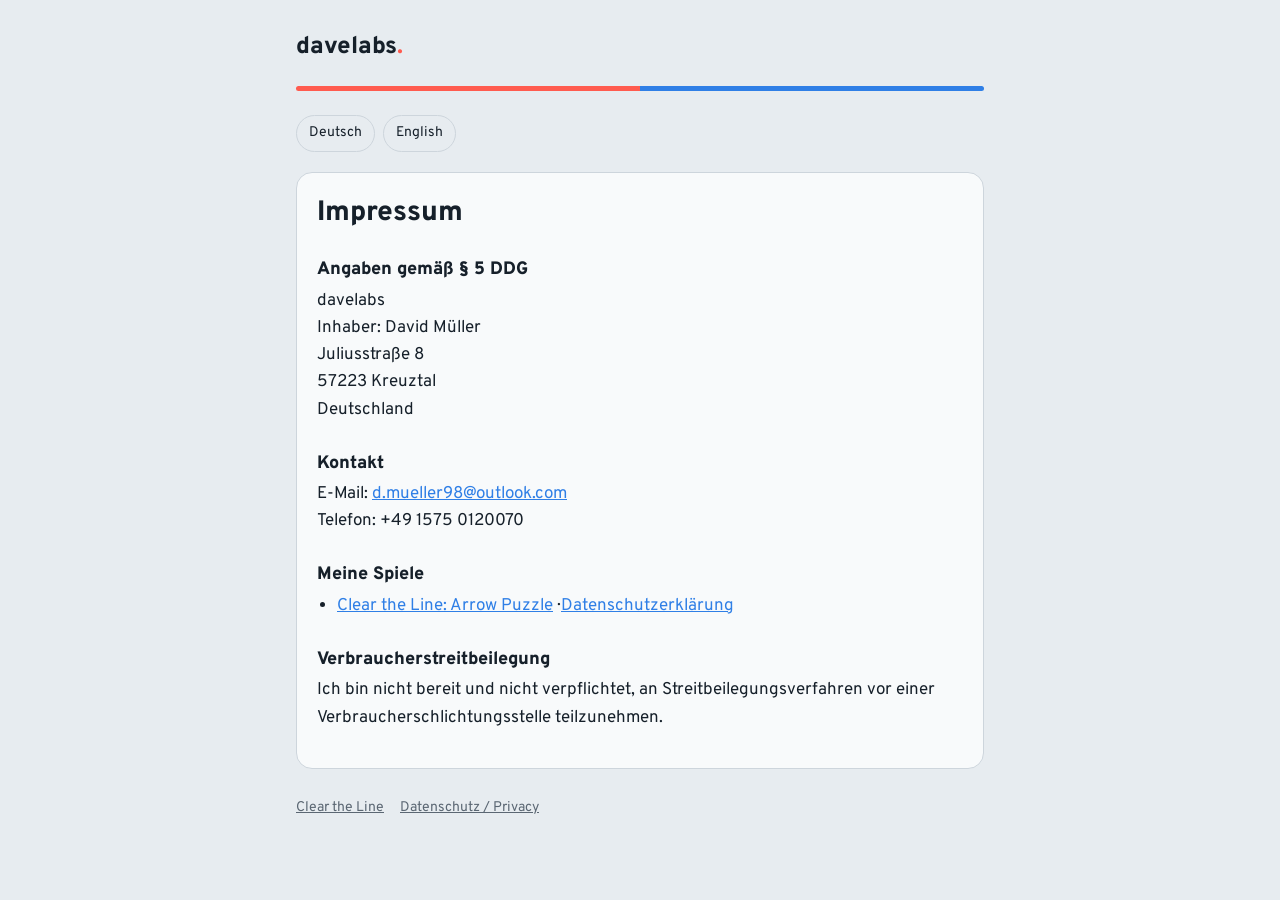
<file: docs/impressum.html>
<!doctype html>
<html lang="de">
<head>
<meta charset="utf-8">
<meta name="viewport" content="width=device-width,initial-scale=1">
<title>Impressum – davelabs</title>
<meta name="description" content="Impressum (Anbieterkennzeichnung) von davelabs, David Müller – Spiele für Android.">
<link rel="icon" href="icon.svg" type="image/svg+xml">
<link rel="stylesheet" href="style.css">
</head>
<body>
<!-- Impressum nach § 5 DDG für davelabs (Geschäftsbezeichnung von David Müller), gilt für alle Spiele.
     Deutsch ist Standard, impressum.html#en zeigt die englische Fassung. Neue Spiele unter „Meine Spiele“ eintragen.
     Kontaktdaten stehen auch in privacy.html (bei Änderung beide Seiten anpassen). -->
<div class="wrap">
  <header><span class="brand brand-studio">davelabs</span></header>
  <div class="track" aria-hidden="true"></div>
  <nav class="langs" aria-label="Sprache / Language">
    <a href="#de" hreflang="de">Deutsch</a>
    <a href="#en" hreflang="en">English</a>
  </nav>

  <section id="de" class="lang default card" lang="de">
    <h1>Impressum</h1>
    <h2>Angaben gemäß § 5 DDG</h2>
    <address>davelabs<br>Inhaber: David Müller<br>Juliusstraße 8<br>57223 Kreuztal<br>Deutschland</address>

    <h2>Kontakt</h2>
    <p>E-Mail: <a href="mailto:d.mueller98@outlook.com">d.mueller98@outlook.com</a><br>Telefon: +49 1575 0120070</p>

    <h2>Meine Spiele</h2>
    <ul class="games">
      <li><a href="./">Clear the Line: Arrow Puzzle</a> · <a href="privacy.html#de">Datenschutzerklärung</a></li>
    </ul>

    <h2>Verbraucherstreitbeilegung</h2>
    <p>Ich bin nicht bereit und nicht verpflichtet, an Streitbeilegungsverfahren vor einer Verbraucherschlichtungsstelle teilzunehmen.</p>
  </section>

  <section id="en" class="lang card" lang="en">
    <h1>Legal notice</h1>
    <h2>Information according to § 5 DDG (German Digital Services Act)</h2>
    <address>davelabs<br>Owner: David Müller<br>Juliusstraße 8<br>57223 Kreuztal<br>Germany</address>

    <h2>Contact</h2>
    <p>Email: <a href="mailto:d.mueller98@outlook.com">d.mueller98@outlook.com</a><br>Phone: +49 1575 0120070</p>

    <h2>My games</h2>
    <ul class="games">
      <li><a href="./">Clear the Line: Arrow Puzzle</a> · <a href="privacy.html#en">Privacy Policy</a></li>
    </ul>

    <h2>Consumer dispute resolution</h2>
    <p>I am neither willing nor obliged to take part in dispute resolution proceedings before a consumer arbitration board.</p>
  </section>

  <footer><a href="./">Clear the Line</a><a href="privacy.html">Datenschutz / Privacy</a></footer>
</div>
</body>
</html>
</file>
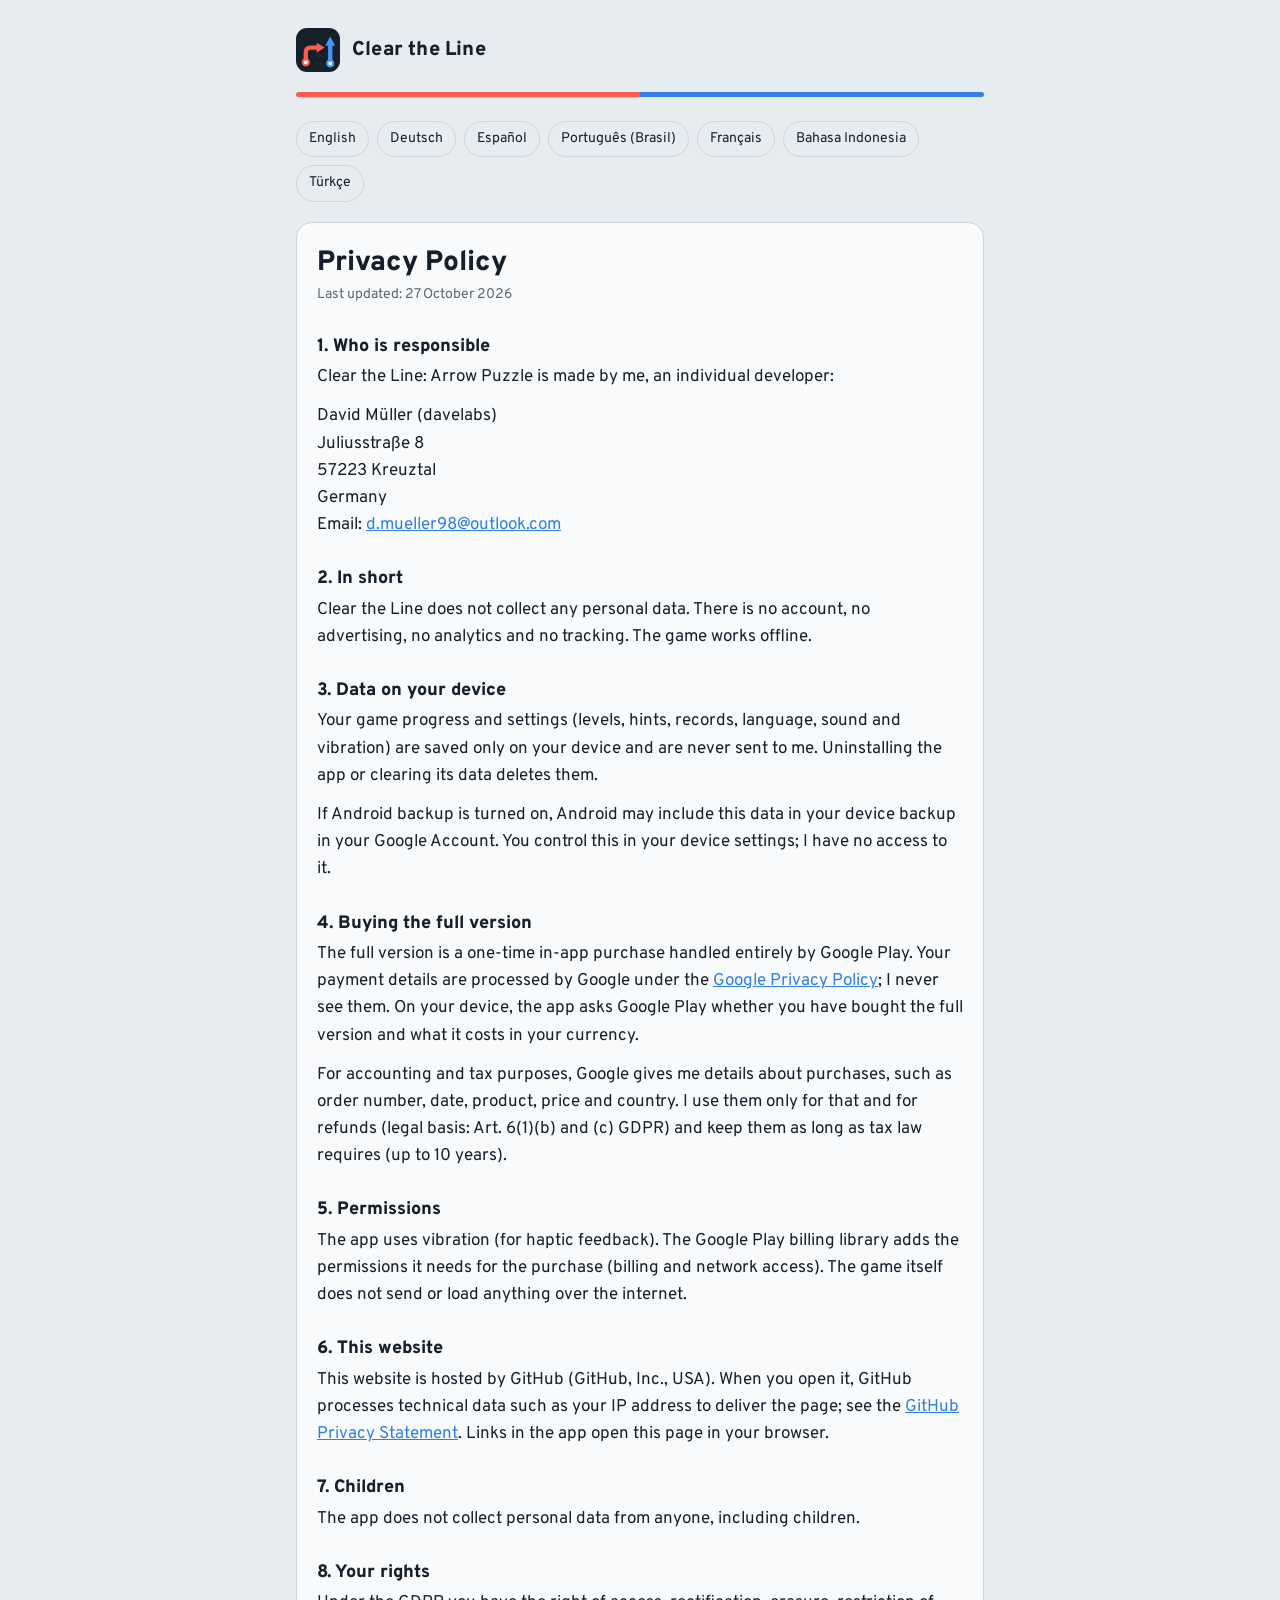
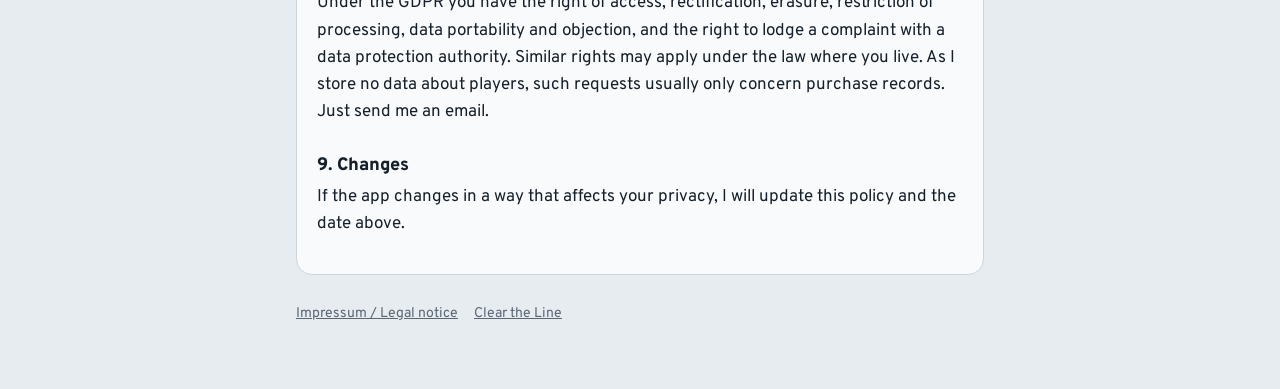
<file: docs/privacy.html>
<!doctype html>
<html lang="en">
<head>
<meta charset="utf-8">
<meta name="viewport" content="width=device-width,initial-scale=1">
<title>Privacy Policy – Clear the Line</title>
<meta name="description" content="Privacy policy of the Android game Clear the Line: Arrow Puzzle. The game collects no personal data.">
<link rel="icon" href="icon.svg" type="image/svg+xml">
<link rel="stylesheet" href="style.css">
</head>
<body>
<!-- Datenschutzerklärung in allen 7 Sprachen des Spiels. Die App öffnet privacy.html#<sprache>.
     Kontaktdaten stehen auch in impressum.html (bei Änderung beide Seiten anpassen). -->
<div class="wrap">
  <header><a href="./"><img class="logo" src="icon.svg" alt=""><span class="brand">Clear the Line</span></a></header>
  <div class="track" aria-hidden="true"></div>
  <nav class="langs" aria-label="Language">
    <a href="#en" hreflang="en">English</a>
    <a href="#de" hreflang="de">Deutsch</a>
    <a href="#es" hreflang="es">Español</a>
    <a href="#pt" hreflang="pt-BR">Português (Brasil)</a>
    <a href="#fr" hreflang="fr">Français</a>
    <a href="#id" hreflang="id">Bahasa Indonesia</a>
    <a href="#tr" hreflang="tr">Türkçe</a>
  </nav>

  <section id="en" class="lang default card" lang="en">
    <h1>Privacy Policy</h1>
    <p class="date">Last updated: 27 October 2026</p>

    <h2>1. Who is responsible</h2>
    <p>Clear the Line: Arrow Puzzle is made by me, an individual developer:</p>
    <address>David Müller (davelabs)<br>Juliusstraße 8<br>57223 Kreuztal<br>Germany<br>Email: <a href="mailto:d.mueller98@outlook.com">d.mueller98@outlook.com</a></address>

    <h2>2. In short</h2>
    <p>Clear the Line does not collect any personal data. There is no account, no advertising, no analytics and no tracking. The game works offline.</p>

    <h2>3. Data on your device</h2>
    <p>Your game progress and settings (levels, hints, records, language, sound and vibration) are saved only on your device and are never sent to me. Uninstalling the app or clearing its data deletes them.</p>
    <p>If Android backup is turned on, Android may include this data in your device backup in your Google Account. You control this in your device settings; I have no access to it.</p>

    <h2>4. Buying the full version</h2>
    <p>The full version is a one-time in-app purchase handled entirely by Google Play. Your payment details are processed by Google under the <a href="https://policies.google.com/privacy?hl=en">Google Privacy Policy</a>; I never see them. On your device, the app asks Google Play whether you have bought the full version and what it costs in your currency.</p>
    <p>For accounting and tax purposes, Google gives me details about purchases, such as order number, date, product, price and country. I use them only for that and for refunds (legal basis: Art. 6(1)(b) and (c) GDPR) and keep them as long as tax law requires (up to 10 years).</p>

    <h2>5. Permissions</h2>
    <p>The app uses vibration (for haptic feedback). The Google Play billing library adds the permissions it needs for the purchase (billing and network access). The game itself does not send or load anything over the internet.</p>

    <h2>6. This website</h2>
    <p>This website is hosted by GitHub (GitHub, Inc., USA). When you open it, GitHub processes technical data such as your IP address to deliver the page; see the <a href="https://docs.github.com/en/site-policy/privacy-policies/github-general-privacy-statement">GitHub Privacy Statement</a>. Links in the app open this page in your browser.</p>

    <h2>7. Children</h2>
    <p>The app does not collect personal data from anyone, including children.</p>

    <h2>8. Your rights</h2>
    <p>Under the GDPR you have the right of access, rectification, erasure, restriction of processing, data portability and objection, and the right to lodge a complaint with a data protection authority. Similar rights may apply under the law where you live. As I store no data about players, such requests usually only concern purchase records. Just send me an email.</p>

    <h2>9. Changes</h2>
    <p>If the app changes in a way that affects your privacy, I will update this policy and the date above.</p>
  </section>

  <section id="de" class="lang card" lang="de">
    <h1>Datenschutzerklärung</h1>
    <p class="date">Stand: 27. Oktober 2026</p>

    <h2>1. Verantwortlicher</h2>
    <p>Clear the Line: Arrow Puzzle wird von mir als Einzelperson entwickelt:</p>
    <address>David Müller (davelabs)<br>Juliusstraße 8<br>57223 Kreuztal<br>Deutschland<br>E-Mail: <a href="mailto:d.mueller98@outlook.com">d.mueller98@outlook.com</a></address>

    <h2>2. Kurz gesagt</h2>
    <p>Clear the Line erhebt keine personenbezogenen Daten. Es gibt kein Konto, keine Werbung und keine Analyse- oder Tracking-Dienste. Das Spiel funktioniert offline.</p>

    <h2>3. Daten auf deinem Gerät</h2>
    <p>Spielstand und Einstellungen (Level, Tipps, Rekorde, Sprache, Ton und Vibration) werden nur auf deinem Gerät gespeichert und nie an mich übertragen. Wenn du die App deinstallierst oder ihre Daten löschst, sind sie weg.</p>
    <p>Ist die Android-Sicherung eingeschaltet, kann Android diese Daten in die Gerätesicherung in deinem Google-Konto aufnehmen. Das steuerst du in den Einstellungen deines Geräts; ich habe darauf keinen Zugriff.</p>

    <h2>4. Kauf der Vollversion</h2>
    <p>Die Vollversion ist ein einmaliger In-App-Kauf, den Google Play vollständig abwickelt. Deine Zahlungsdaten verarbeitet Google nach der <a href="https://policies.google.com/privacy?hl=de">Datenschutzerklärung von Google</a>; ich sehe sie nie. Die App fragt auf deinem Gerät bei Google Play nach, ob die Vollversion gekauft wurde und was sie in deiner Währung kostet.</p>
    <p>Für Buchhaltung und Steuer stellt Google mir Angaben zu Käufen bereit, etwa Bestellnummer, Datum, Produkt, Preis und Land. Ich nutze sie nur dafür und für Erstattungen (Rechtsgrundlage: Art. 6 Abs. 1 lit. b und c DSGVO) und bewahre sie so lange auf, wie das Steuerrecht es verlangt (bis zu 10 Jahre).</p>

    <h2>5. Berechtigungen</h2>
    <p>Die App nutzt die Vibration (für fühlbare Rückmeldung). Die Abrechnungsbibliothek von Google Play bringt die Berechtigungen mit, die sie für den Kauf braucht (Abrechnung und Netzwerkzugriff). Das Spiel selbst sendet und lädt nichts über das Internet.</p>

    <h2>6. Diese Webseite</h2>
    <p>Diese Webseite liegt bei GitHub (GitHub, Inc., USA). Beim Aufruf verarbeitet GitHub technische Daten wie deine IP-Adresse, um die Seite auszuliefern; siehe die <a href="https://docs.github.com/de/site-policy/privacy-policies/github-general-privacy-statement">Datenschutzerklärung von GitHub</a>. Die Links in der App öffnen diese Seite in deinem Browser.</p>

    <h2>7. Kinder</h2>
    <p>Die App erhebt von niemandem personenbezogene Daten, auch nicht von Kindern.</p>

    <h2>8. Deine Rechte</h2>
    <p>Nach der DSGVO hast du das Recht auf Auskunft, Berichtigung, Löschung, Einschränkung der Verarbeitung, Datenübertragbarkeit und Widerspruch sowie das Recht, dich bei einer Datenschutz-Aufsichtsbehörde zu beschweren. Da ich über Spieler keine Daten speichere, betrifft das meist nur Kaufangaben. Schreib mir einfach eine E-Mail.</p>

    <h2>9. Änderungen</h2>
    <p>Ändert sich die App so, dass es den Datenschutz betrifft, passe ich diese Erklärung und das Datum oben an.</p>
  </section>

  <section id="es" class="lang card" lang="es">
    <h1>Política de privacidad</h1>
    <p class="date">Última actualización: 27 de octubre de 2026</p>

    <h2>1. Responsable</h2>
    <p>Clear the Line: Arrow Puzzle lo desarrollo yo, como desarrollador individual:</p>
    <address>David Müller (davelabs)<br>Juliusstraße 8<br>57223 Kreuztal<br>Alemania<br>Correo electrónico: <a href="mailto:d.mueller98@outlook.com">d.mueller98@outlook.com</a></address>

    <h2>2. En resumen</h2>
    <p>Clear the Line no recopila datos personales. No hay cuenta, ni publicidad, ni servicios de análisis o seguimiento. El juego funciona sin conexión.</p>

    <h2>3. Datos en tu dispositivo</h2>
    <p>Tu progreso y tus ajustes (niveles, pistas, récords, idioma, sonido y vibración) se guardan solo en tu dispositivo y nunca se me envían. Si desinstalas la app o borras sus datos, se eliminan.</p>
    <p>Si la copia de seguridad de Android está activada, Android puede incluir estos datos en la copia de seguridad de tu dispositivo en tu cuenta de Google. Esto lo controlas en los ajustes de tu dispositivo; yo no tengo acceso.</p>

    <h2>4. Compra de la versión completa</h2>
    <p>La versión completa es una compra única dentro de la app que gestiona íntegramente Google Play. Google trata tus datos de pago según la <a href="https://policies.google.com/privacy?hl=es">Política de privacidad de Google</a>; yo nunca los veo. En tu dispositivo, la app consulta a Google Play si has comprado la versión completa y cuánto cuesta en tu moneda.</p>
    <p>Para la contabilidad y los impuestos, Google me facilita datos de las compras, como número de pedido, fecha, producto, precio y país. Solo los uso para eso y para reembolsos (base jurídica: art. 6, apdo. 1, letras b y c del RGPD) y los conservo el tiempo que exige la ley fiscal (hasta 10 años).</p>

    <h2>5. Permisos</h2>
    <p>La app usa la vibración (para la respuesta háptica). La biblioteca de facturación de Google Play añade los permisos que necesita para la compra (facturación y acceso a la red). El juego en sí no envía ni descarga nada por internet.</p>

    <h2>6. Este sitio web</h2>
    <p>Este sitio web está alojado en GitHub (GitHub, Inc., EE. UU.). Al abrirlo, GitHub trata datos técnicos como tu dirección IP para mostrar la página; consulta la <a href="https://docs.github.com/es/site-policy/privacy-policies/github-general-privacy-statement">Declaración de privacidad de GitHub</a>. Los enlaces de la app abren esta página en tu navegador.</p>

    <h2>7. Menores</h2>
    <p>La app no recopila datos personales de nadie, tampoco de menores.</p>

    <h2>8. Tus derechos</h2>
    <p>Según el RGPD, tienes derecho de acceso, rectificación, supresión, limitación del tratamiento, portabilidad y oposición, y a presentar una reclamación ante una autoridad de protección de datos. Según dónde vivas, pueden aplicarse derechos similares de la legislación local. Como no guardo datos de los jugadores, esto suele afectar solo a los datos de compra. Escríbeme un correo.</p>

    <h2>9. Cambios</h2>
    <p>Si la app cambia de forma que afecte a tu privacidad, actualizaré esta política y la fecha de arriba.</p>
  </section>

  <section id="pt" class="lang card" lang="pt-BR">
    <h1>Política de privacidade</h1>
    <p class="date">Última atualização: 27 de outubro de 2026</p>

    <h2>1. Responsável</h2>
    <p>O Clear the Line: Arrow Puzzle é desenvolvido por mim, como desenvolvedor individual:</p>
    <address>David Müller (davelabs)<br>Juliusstraße 8<br>57223 Kreuztal<br>Alemanha<br>E-mail: <a href="mailto:d.mueller98@outlook.com">d.mueller98@outlook.com</a></address>

    <h2>2. Resumo</h2>
    <p>O Clear the Line não coleta dados pessoais. Não há conta, anúncios nem serviços de análise ou rastreamento. O jogo funciona offline.</p>

    <h2>3. Dados no seu aparelho</h2>
    <p>Seu progresso e suas configurações (níveis, dicas, recordes, idioma, som e vibração) ficam salvos apenas no seu aparelho e nunca são enviados para mim. Se você desinstalar o app ou apagar os dados dele, eles são excluídos.</p>
    <p>Se o backup do Android estiver ativado, o Android pode incluir esses dados no backup do aparelho na sua Conta do Google. Isso é controlado nas configurações do aparelho; eu não tenho acesso.</p>

    <h2>4. Compra da versão completa</h2>
    <p>A versão completa é uma compra única no app, processada inteiramente pelo Google Play. Seus dados de pagamento são tratados pelo Google conforme a <a href="https://policies.google.com/privacy?hl=pt-BR">Política de Privacidade do Google</a>; eu nunca os vejo. No seu aparelho, o app consulta o Google Play para saber se você comprou a versão completa e quanto ela custa na sua moeda.</p>
    <p>Para fins contábeis e fiscais, o Google me fornece dados das compras, como número do pedido, data, produto, preço e país. Uso esses dados apenas para isso e para reembolsos (base legal: art. 6(1)(b) e (c) do Regulamento Geral sobre a Proteção de Dados da UE) e os guardo pelo tempo exigido pela legislação fiscal (até 10 anos).</p>

    <h2>5. Permissões</h2>
    <p>O app usa a vibração (para resposta tátil). A biblioteca de faturamento do Google Play adiciona as permissões necessárias para a compra (faturamento e acesso à rede). O jogo em si não envia nem baixa nada pela internet.</p>

    <h2>6. Este site</h2>
    <p>Este site é hospedado pelo GitHub (GitHub, Inc., EUA). Quando você o acessa, o GitHub processa dados técnicos como seu endereço IP para exibir a página; veja a <a href="https://docs.github.com/pt/site-policy/privacy-policies/github-general-privacy-statement">Declaração de Privacidade do GitHub</a>. Os links no app abrem esta página no seu navegador.</p>

    <h2>7. Crianças</h2>
    <p>O app não coleta dados pessoais de ninguém, inclusive de crianças.</p>

    <h2>8. Seus direitos</h2>
    <p>Pelo regulamento europeu (GDPR) e pela LGPD, você tem direito de acesso, correção, exclusão, limitação do tratamento, portabilidade e oposição, além de poder reclamar a uma autoridade de proteção de dados (no Brasil, a ANPD). Como não guardo dados dos jogadores, isso costuma envolver apenas dados de compra. É só me mandar um e-mail.</p>

    <h2>9. Alterações</h2>
    <p>Se o app mudar de forma que afete sua privacidade, atualizarei esta política e a data acima.</p>
  </section>

  <section id="fr" class="lang card" lang="fr">
    <h1>Politique de confidentialité</h1>
    <p class="date">Dernière mise à jour : 27 octobre 2026</p>

    <h2>1. Responsable</h2>
    <p>Clear the Line : Arrow Puzzle est développé par moi, en tant que développeur indépendant :</p>
    <address>David Müller (davelabs)<br>Juliusstraße 8<br>57223 Kreuztal<br>Allemagne<br>E-mail : <a href="mailto:d.mueller98@outlook.com">d.mueller98@outlook.com</a></address>

    <h2>2. En bref</h2>
    <p>Clear the Line ne collecte aucune donnée personnelle. Pas de compte, pas de publicité, aucun service d’analyse ni de suivi. Le jeu fonctionne hors ligne.</p>

    <h2>3. Données sur ton appareil</h2>
    <p>Ta progression et tes réglages (niveaux, indices, records, langue, son et vibration) sont enregistrés uniquement sur ton appareil et ne me sont jamais envoyés. Si tu désinstalles l’application ou effaces ses données, elles sont supprimées.</p>
    <p>Si la sauvegarde Android est activée, Android peut inclure ces données dans la sauvegarde de ton appareil sur ton compte Google. Tu gères cela dans les paramètres de ton appareil ; je n’y ai pas accès.</p>

    <h2>4. Achat de la version complète</h2>
    <p>La version complète est un achat unique intégré à l’application, entièrement géré par Google Play. Tes données de paiement sont traitées par Google selon les <a href="https://policies.google.com/privacy?hl=fr">Règles de confidentialité de Google</a> ; je ne les vois jamais. Sur ton appareil, l’application demande à Google Play si tu as acheté la version complète et quel est son prix dans ta devise.</p>
    <p>Pour la comptabilité et les impôts, Google me fournit des informations sur les achats, comme le numéro de commande, la date, le produit, le prix et le pays. Je ne les utilise qu’à cette fin et pour les remboursements (base légale : art. 6, par. 1, points b et c du RGPD) et je les conserve aussi longtemps que la loi fiscale l’exige (jusqu’à 10 ans).</p>

    <h2>5. Autorisations</h2>
    <p>L’application utilise la vibration (retour haptique). La bibliothèque de facturation Google Play ajoute les autorisations nécessaires à l’achat (facturation et accès au réseau). Le jeu lui-même n’envoie ni ne télécharge rien via Internet.</p>

    <h2>6. Ce site web</h2>
    <p>Ce site est hébergé par GitHub (GitHub, Inc., États-Unis). Lorsque tu l’ouvres, GitHub traite des données techniques comme ton adresse IP pour afficher la page ; voir la <a href="https://docs.github.com/fr/site-policy/privacy-policies/github-general-privacy-statement">Déclaration de confidentialité de GitHub</a>. Les liens de l’application ouvrent cette page dans ton navigateur.</p>

    <h2>7. Enfants</h2>
    <p>L’application ne collecte de données personnelles auprès de personne, y compris des enfants.</p>

    <h2>8. Tes droits</h2>
    <p>Selon le RGPD, tu disposes d’un droit d’accès, de rectification, d’effacement, de limitation du traitement, de portabilité et d’opposition, ainsi que du droit d’introduire une réclamation auprès d’une autorité de protection des données (en France, la CNIL). Comme je ne conserve aucune donnée sur les joueurs, cela concerne en général uniquement les données d’achat. Écris-moi simplement un e-mail.</p>

    <h2>9. Modifications</h2>
    <p>Si l’application change d’une manière qui touche à ta vie privée, je mettrai à jour cette politique et la date ci-dessus.</p>
  </section>

  <section id="id" class="lang card" lang="id">
    <h1>Kebijakan Privasi</h1>
    <p class="date">Terakhir diperbarui: 27 Oktober 2026</p>

    <h2>1. Penanggung jawab</h2>
    <p>Clear the Line: Arrow Puzzle dikembangkan oleh saya sebagai pengembang perorangan:</p>
    <address>David Müller (davelabs)<br>Juliusstraße 8<br>57223 Kreuztal<br>Jerman<br>Email: <a href="mailto:d.mueller98@outlook.com">d.mueller98@outlook.com</a></address>

    <h2>2. Singkatnya</h2>
    <p>Clear the Line tidak mengumpulkan data pribadi. Tidak ada akun, iklan, maupun layanan analitik atau pelacakan. Game ini bisa dimainkan secara offline.</p>

    <h2>3. Data di perangkatmu</h2>
    <p>Progres dan pengaturanmu (level, petunjuk, rekor, bahasa, suara, dan getaran) hanya disimpan di perangkatmu dan tidak pernah dikirim kepada saya. Jika kamu mencopot aplikasi atau menghapus datanya, data tersebut ikut terhapus.</p>
    <p>Jika pencadangan Android aktif, Android dapat menyertakan data ini dalam cadangan perangkat di Akun Google-mu. Hal ini diatur di setelan perangkatmu; saya tidak memiliki akses ke sana.</p>

    <h2>4. Pembelian versi lengkap</h2>
    <p>Versi lengkap adalah pembelian dalam aplikasi satu kali yang sepenuhnya diproses oleh Google Play. Data pembayaranmu diproses oleh Google sesuai <a href="https://policies.google.com/privacy?hl=id">Kebijakan Privasi Google</a>; saya tidak pernah melihatnya. Di perangkatmu, aplikasi menanyakan ke Google Play apakah kamu sudah membeli versi lengkap dan berapa harganya dalam mata uangmu.</p>
    <p>Untuk keperluan pembukuan dan pajak, Google memberi saya informasi pembelian seperti nomor pesanan, tanggal, produk, harga, dan negara. Saya hanya menggunakannya untuk keperluan tersebut dan untuk pengembalian dana (dasar hukum: Pasal 6 ayat 1 huruf b dan c GDPR) dan menyimpannya selama diwajibkan oleh hukum pajak (hingga 10 tahun).</p>

    <h2>5. Izin</h2>
    <p>Aplikasi ini menggunakan getaran (untuk umpan balik haptik). Pustaka penagihan Google Play menambahkan izin yang dibutuhkannya untuk pembelian (penagihan dan akses jaringan). Game ini sendiri tidak mengirim atau memuat apa pun melalui internet.</p>

    <h2>6. Situs web ini</h2>
    <p>Situs web ini di-hosting oleh GitHub (GitHub, Inc., AS). Saat kamu membukanya, GitHub memproses data teknis seperti alamat IP-mu untuk menampilkan halaman; lihat <a href="https://docs.github.com/en/site-policy/privacy-policies/github-general-privacy-statement">Pernyataan Privasi GitHub</a>. Tautan di aplikasi membuka halaman ini di browser-mu.</p>

    <h2>7. Anak-anak</h2>
    <p>Aplikasi ini tidak mengumpulkan data pribadi dari siapa pun, termasuk anak-anak.</p>

    <h2>8. Hakmu</h2>
    <p>Berdasarkan GDPR, kamu berhak mengakses, memperbaiki, menghapus, membatasi pemrosesan, memindahkan, dan menolak pemrosesan data, serta mengajukan keluhan ke otoritas perlindungan data. Hak serupa juga dapat berlaku menurut hukum setempat (misalnya UU Pelindungan Data Pribadi di Indonesia). Karena saya tidak menyimpan data pemain, hal ini biasanya hanya terkait data pembelian. Cukup kirimkan email kepada saya.</p>

    <h2>9. Perubahan</h2>
    <p>Jika aplikasi berubah dengan cara yang memengaruhi privasimu, saya akan memperbarui kebijakan ini beserta tanggal di atas.</p>
  </section>

  <section id="tr" class="lang card" lang="tr">
    <h1>Gizlilik Politikası</h1>
    <p class="date">Son güncelleme: 27 Ekim 2026</p>

    <h2>1. Sorumlu</h2>
    <p>Clear the Line: Arrow Puzzle, bireysel geliştirici olarak benim tarafımdan geliştirilmektedir:</p>
    <address>David Müller (davelabs)<br>Juliusstraße 8<br>57223 Kreuztal<br>Almanya<br>E-posta: <a href="mailto:d.mueller98@outlook.com">d.mueller98@outlook.com</a></address>

    <h2>2. Kısaca</h2>
    <p>Clear the Line kişisel veri toplamaz. Hesap, reklam, analiz veya izleme hizmeti yoktur. Oyun çevrimdışı çalışır.</p>

    <h2>3. Cihazındaki veriler</h2>
    <p>İlerlemen ve ayarların (seviyeler, ipuçları, rekorlar, dil, ses ve titreşim) yalnızca cihazında saklanır ve bana asla gönderilmez. Uygulamayı kaldırırsan veya verilerini silersen bu veriler de silinir.</p>
    <p>Android yedeklemesi açıksa Android bu verileri Google Hesabı’ndaki cihaz yedeğine ekleyebilir. Bunu cihaz ayarlarından yönetirsin; benim buna erişimim yoktur.</p>

    <h2>4. Tam sürümün satın alınması</h2>
    <p>Tam sürüm, tamamen Google Play tarafından işlenen tek seferlik bir uygulama içi satın alımdır. Ödeme bilgilerin Google tarafından <a href="https://policies.google.com/privacy?hl=tr">Google Gizlilik Politikası</a>’na göre işlenir; ben bunları asla görmem. Uygulama, cihazında Google Play’e tam sürümü satın alıp almadığını ve kendi para biriminde fiyatının ne olduğunu sorar.</p>
    <p>Muhasebe ve vergi amacıyla Google bana sipariş numarası, tarih, ürün, fiyat ve ülke gibi satın alma bilgilerini sağlar. Bunları yalnızca bu amaçla ve iadeler için kullanırım (hukuki dayanak: GDPR m. 6/1 b ve c) ve vergi mevzuatının gerektirdiği süre boyunca (10 yıla kadar) saklarım.</p>

    <h2>5. İzinler</h2>
    <p>Uygulama titreşimi (dokunsal geri bildirim için) kullanır. Google Play faturalandırma kitaplığı, satın alma için gereken izinleri (faturalandırma ve ağ erişimi) ekler. Oyunun kendisi internet üzerinden hiçbir şey göndermez veya yüklemez.</p>

    <h2>6. Bu web sitesi</h2>
    <p>Bu web sitesi GitHub (GitHub, Inc., ABD) tarafından barındırılır. Siteyi açtığında GitHub, sayfayı gösterebilmek için IP adresin gibi teknik verileri işler; <a href="https://docs.github.com/en/site-policy/privacy-policies/github-general-privacy-statement">GitHub Gizlilik Bildirimi</a>’ne bakabilirsin. Uygulamadaki bağlantılar bu sayfayı tarayıcında açar.</p>

    <h2>7. Çocuklar</h2>
    <p>Uygulama, çocuklar dahil hiç kimseden kişisel veri toplamaz.</p>

    <h2>8. Hakların</h2>
    <p>GDPR kapsamında verilerine erişme, düzeltme, silme, işlemeyi kısıtlama, taşınabilirlik ve itiraz haklarına ve bir veri koruma denetim makamına şikâyette bulunma hakkına sahipsin. Türkiye’de KVKK kapsamında da benzer hakların vardır. Oyuncular hakkında veri saklamadığım için bu genellikle yalnızca satın alma bilgilerini ilgilendirir. Bana e-posta göndermen yeterli.</p>

    <h2>9. Değişiklikler</h2>
    <p>Uygulama gizliliğini etkileyecek şekilde değişirse bu politikayı ve yukarıdaki tarihi güncellerim.</p>
  </section>

  <footer><a href="impressum.html">Impressum / Legal notice</a><a href="./">Clear the Line</a></footer>
</div>
</body>
</html>
</file>
<file: docs/style.css>
/* Gemeinsames Aussehen für die Webseiten (GitHub Pages): Datenschutz, Impressum, Startseite */
@font-face{font-family:Overpass;font-weight:400;font-display:swap;src:url(fonts/overpass-latin-400-normal.woff2) format("woff2");
  unicode-range:U+0000-00FF,U+0131,U+0152-0153,U+02BB-02BC,U+02C6,U+02DA,U+02DC,U+0304,U+0308,U+0329,U+2000-206F,U+20AC,U+2122,U+2191,U+2193,U+2212,U+2215,U+FEFF,U+FFFD}
@font-face{font-family:Overpass;font-weight:400;font-display:swap;src:url(fonts/overpass-latin-ext-400-normal.woff2) format("woff2");
  unicode-range:U+0100-02BA,U+02BD-02C5,U+02C7-02CC,U+02CE-02D7,U+02DD-02FF,U+1D00-1DBF,U+1E00-1E9F,U+1EF2-1EFF,U+2020,U+20A0-20AB,U+20AD-20C0,U+2113,U+2C60-2C7F,U+A720-A7FF}
@font-face{font-family:Overpass;font-weight:800;font-display:swap;src:url(fonts/overpass-latin-800-normal.woff2) format("woff2");
  unicode-range:U+0000-00FF,U+0131,U+0152-0153,U+02BB-02BC,U+02C6,U+02DA,U+02DC,U+0304,U+0308,U+0329,U+2000-206F,U+20AC,U+2122,U+2191,U+2193,U+2212,U+2215,U+FEFF,U+FFFD}
@font-face{font-family:Overpass;font-weight:800;font-display:swap;src:url(fonts/overpass-latin-ext-800-normal.woff2) format("woff2");
  unicode-range:U+0100-02BA,U+02BD-02C5,U+02C7-02CC,U+02CE-02D7,U+02DD-02FF,U+1D00-1DBF,U+1E00-1E9F,U+1EF2-1EFF,U+2020,U+20A0-20AB,U+20AD-20C0,U+2113,U+2C60-2C7F,U+A720-A7FF}

:root{
  --paper:#E7ECF0; --surface:#F8FAFB; --ink:#16202A; --muted:#5B6773; --line:#CDD5DC;
  --red:#FF5B4F; --blue:#2F7FE6;
  color-scheme:light;
}
@media (prefers-color-scheme: dark){
  :root{ --paper:#0E141A; --surface:#16202A; --ink:#E9EEF2; --muted:#9AA6B2; --line:#2A3743; --blue:#6AACFF; color-scheme:dark; }
}
*{box-sizing:border-box}
html{-webkit-text-size-adjust:100%}
body{margin:0;background:var(--paper);color:var(--ink);font:400 17px/1.6 Overpass,system-ui,-apple-system,"Segoe UI",Roboto,sans-serif}
.wrap{max-width:720px;margin:0 auto;padding:28px 16px 64px}
header{display:flex;align-items:center;gap:12px;margin-bottom:20px}
header a{color:inherit;text-decoration:none;display:flex;align-items:center;gap:12px}
.logo{width:44px;height:44px;border-radius:11px;flex:none;display:block}
.brand{font-weight:800;font-size:20px;letter-spacing:.01em}
.brand-studio{font-size:24px;letter-spacing:-.01em}
.brand-studio::after{content:".";color:var(--red)}
ul.games{margin:0 0 12px;padding-left:20px}
.track{height:5px;border-radius:3px;background:linear-gradient(90deg,var(--red) 0 50%,var(--blue) 50% 100%);margin:0 0 24px}
nav.langs{display:flex;flex-wrap:wrap;gap:8px;margin:0 0 20px}
nav.langs a{font-size:14px;padding:6px 12px;border-radius:999px;border:1.5px solid var(--line);color:var(--ink);text-decoration:none}
nav.langs a:hover{border-color:var(--blue)}
.card{background:var(--surface);border-radius:16px;padding:24px 20px;border:1px solid var(--line)}
h1{font-weight:800;font-size:28px;line-height:1.2;margin:0 0 4px}
h2{font-weight:800;font-size:18px;line-height:1.3;margin:28px 0 6px}
.date{color:var(--muted);font-size:14px;margin:0 0 8px}
p{margin:0 0 12px}
a{color:var(--blue)}
address{font-style:normal}
footer{margin-top:28px;font-size:14px;color:var(--muted);display:flex;flex-wrap:wrap;gap:16px}
footer a{color:var(--muted)}
/* Sprachen: nur die gewählte (#xx) zeigen, sonst die Standardsprache. Ohne :has() bleiben alle sichtbar. */
section.lang + section.lang{margin-top:24px}
@supports selector(:has(a)){
  section.lang{display:none}
  section.lang + section.lang{margin-top:0}
  section.lang:target,
  body:not(:has(section.lang:target)) section.lang.default{display:block}
}
</file>
